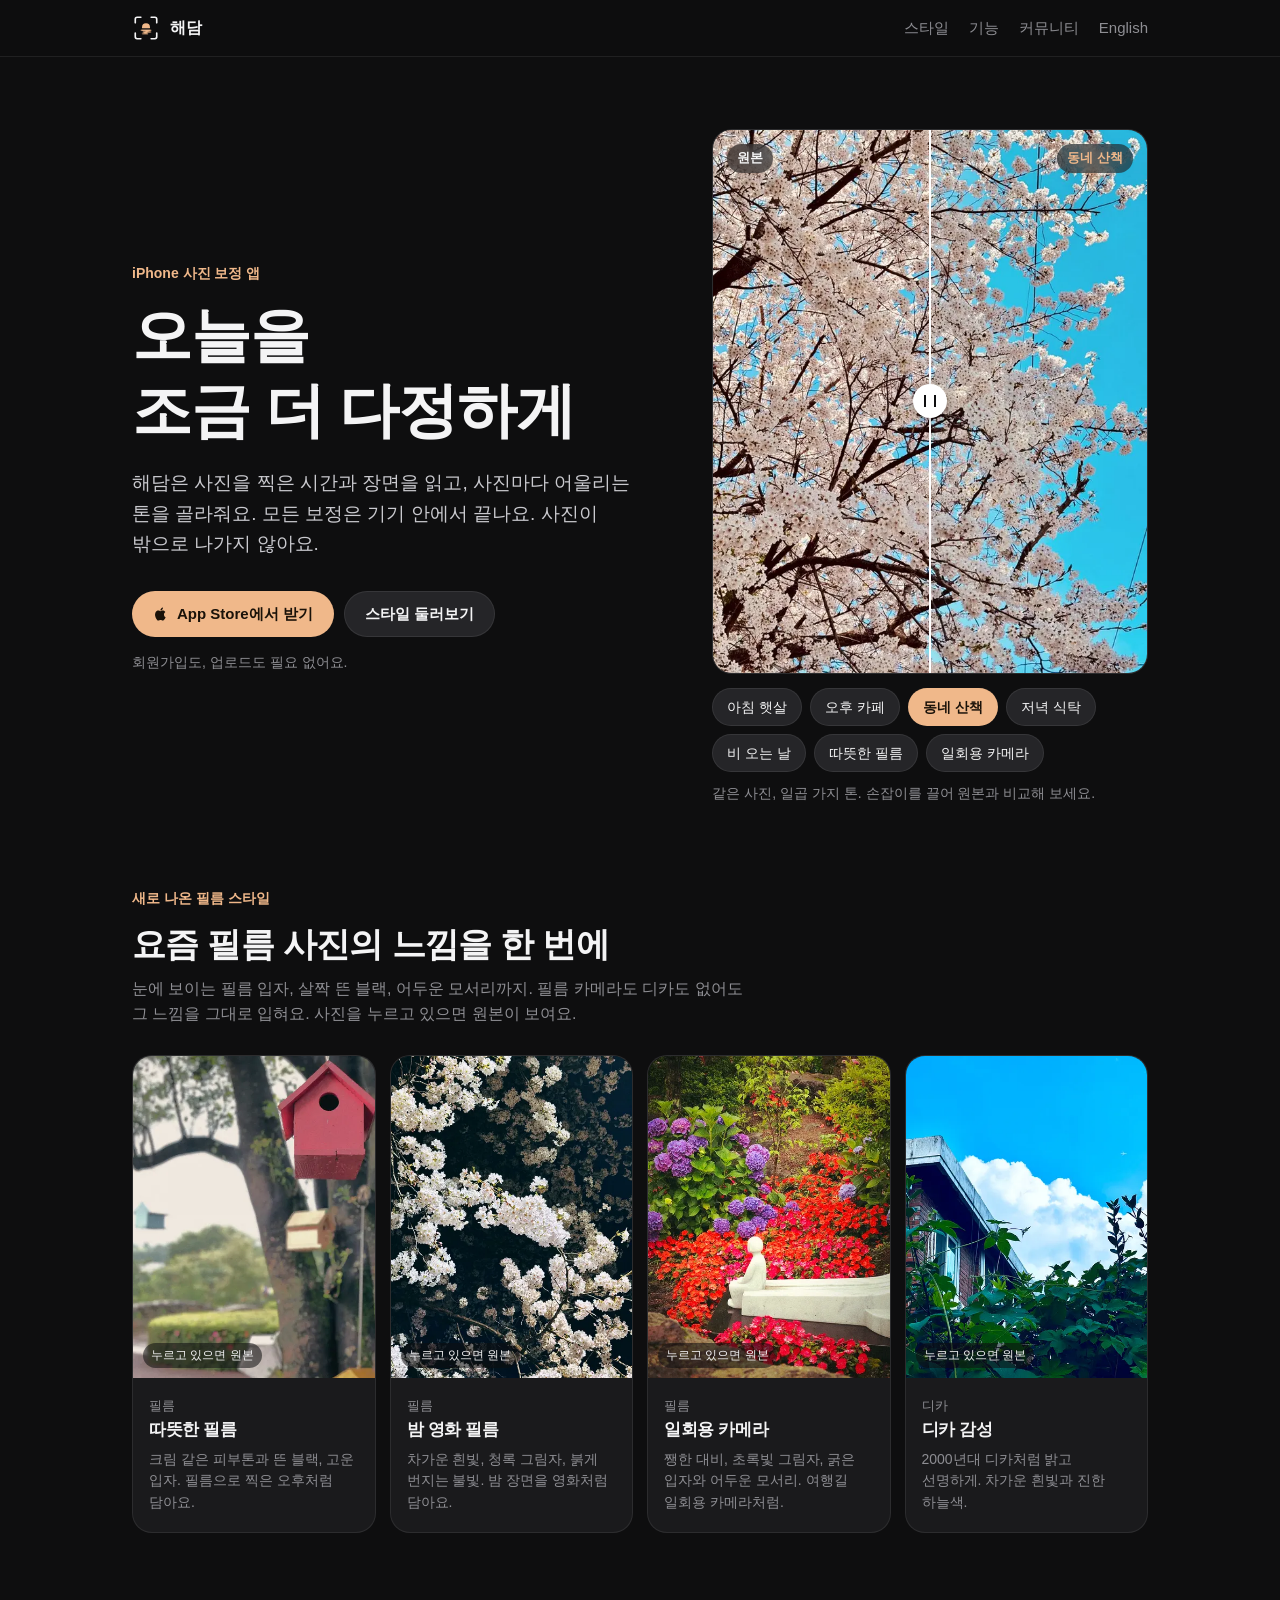
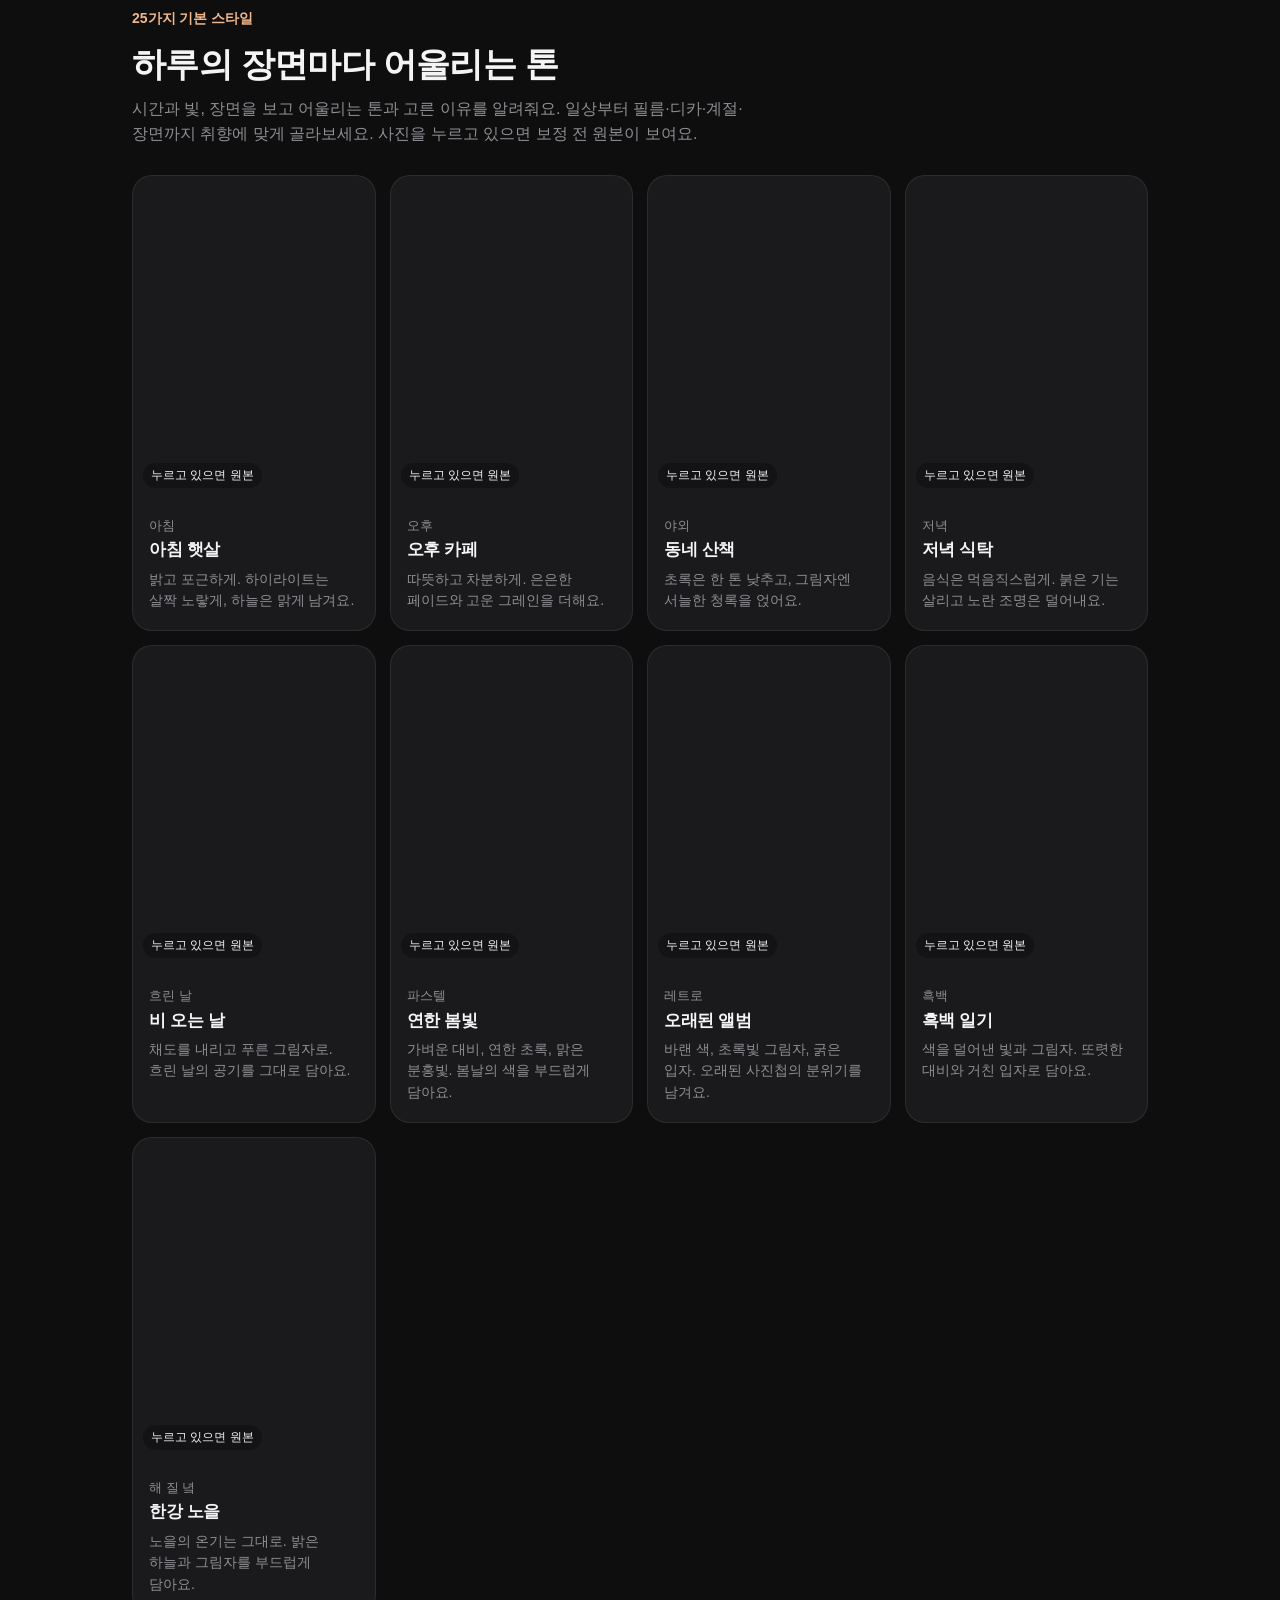
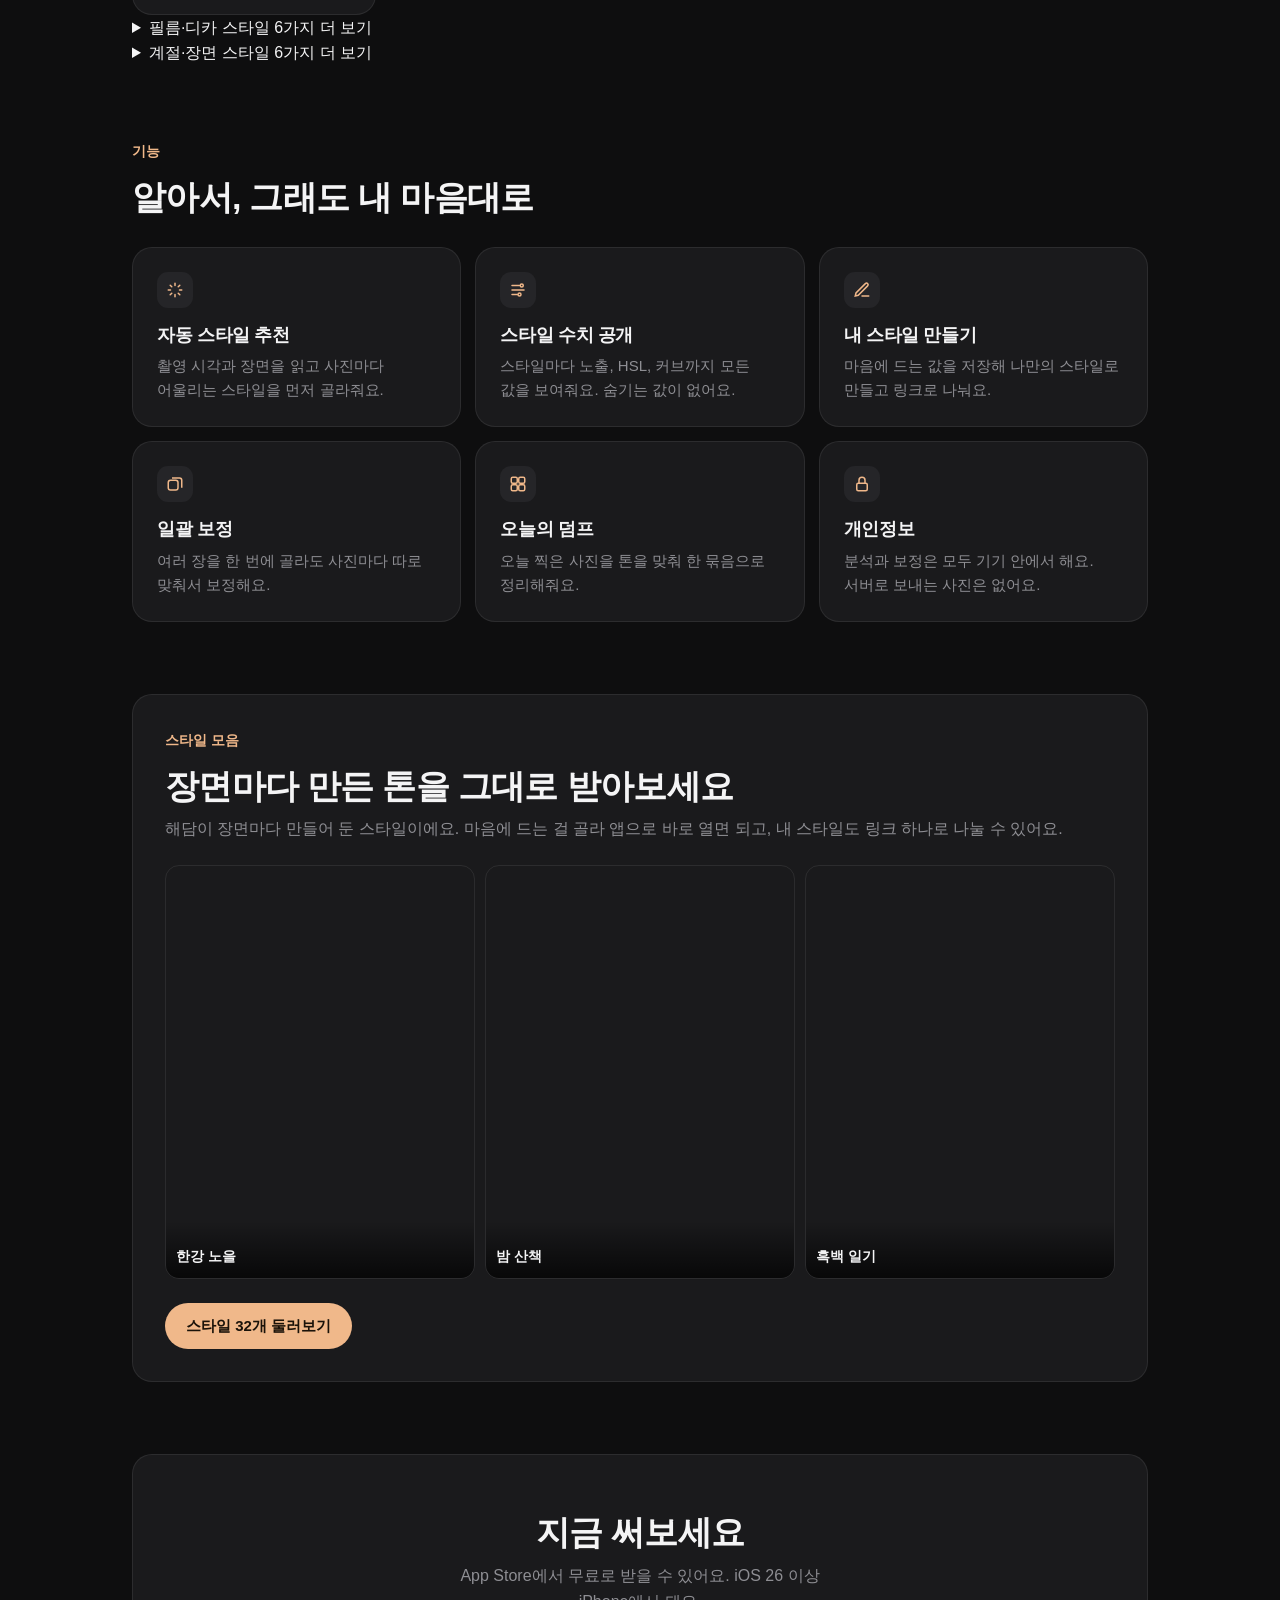
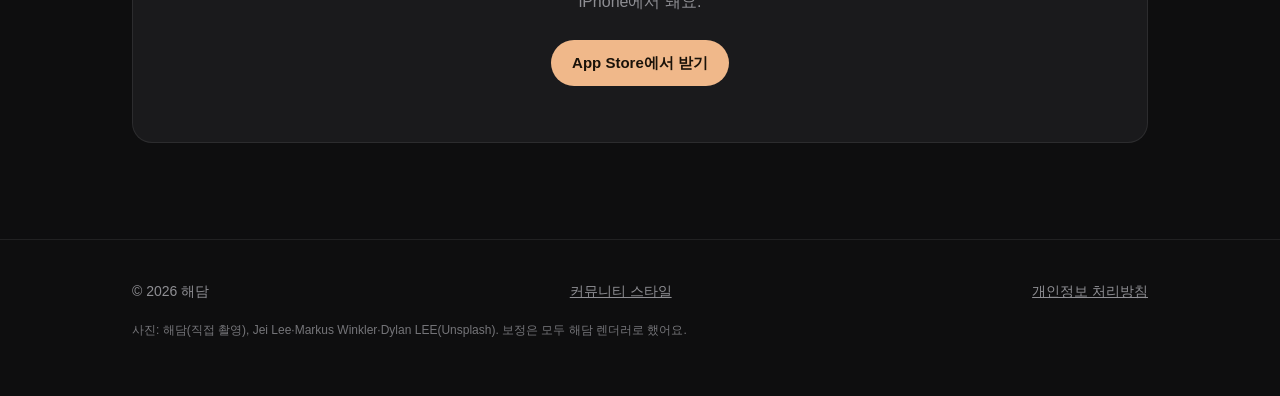
<file: index.html>
<!doctype html>
<html lang="ko">
<head>
<meta charset="utf-8">
<meta http-equiv="Content-Security-Policy" content="default-src 'self'; script-src 'self'; worker-src 'self'; connect-src 'self'; img-src 'self' data: blob:; style-src 'self'; font-src 'self'; object-src 'none'; base-uri 'none'; form-action 'none'">
<meta name="viewport" content="width=device-width, initial-scale=1, viewport-fit=cover">
<link rel="icon" type="image/png" href="assets/favicon.png">
<link rel="apple-touch-icon" href="assets/apple-touch-icon.png">
<link rel="canonical" href="https://haedam.jiun.dev/">
<link rel="alternate" hreflang="ko" href="https://haedam.jiun.dev/">
<link rel="alternate" hreflang="en" href="https://haedam.jiun.dev/en/">
<link rel="alternate" hreflang="x-default" href="https://haedam.jiun.dev/">
<meta name="naver-site-verification" content="8f39808af767ceb1144c812836a40d558a5d96a7">
<meta name="google-site-verification" content="FfsF-kqtNl0jX3XUKsZXaFRfrCRid8UudBbTWny1BkA">
<title>해담 — 오늘을 조금 더 다정하게</title>
<meta name="description" content="찍은 시간과 장면을 읽고 사진마다 맞는 톤을 골라주는 iPhone 사진 보정 앱. 모든 보정은 기기 안에서 해요.">
<meta name="apple-itunes-app" content="app-id=6823169776">
<meta name="theme-color" content="#0E0E0F">
<link rel="stylesheet" href="assets/style.css">
<meta property="og:type" content="website">
<meta property="og:site_name" content="해담">
<meta property="og:title" content="해담 — 오늘을 조금 더 다정하게">
<meta property="og:description" content="사진마다 어울리는 톤을 먼저 골라주는 iPhone 사진 보정 앱. 모든 보정은 기기 안에서 해요.">
<meta property="og:url" content="https://haedam.jiun.dev/">
<meta property="og:image" content="https://haedam.jiun.dev/assets/og-home.jpg">
<meta property="og:image:width" content="1200">
<meta property="og:image:height" content="630">
<meta property="og:locale" content="ko_KR">
<meta property="og:locale:alternate" content="en_US">
<meta name="twitter:card" content="summary_large_image">
<meta name="twitter:image" content="https://haedam.jiun.dev/assets/og-home.jpg">
</head>
<body>
<header class="site-header">
  <div class="wrap">
    <a class="brand" href="./"><svg class="brand-mark" aria-hidden="true" viewBox="0 0 120 120" xmlns="http://www.w3.org/2000/svg"><defs><clipPath id="hm"><rect x="20" y="18" width="80" height="43"/></clipPath></defs><path d="M14 38V22a8 8 0 0 1 8-8h16M82 14h16a8 8 0 0 1 8 8v16M106 82v16a8 8 0 0 1-8 8H82M38 106H22a8 8 0 0 1-8-8V82" fill="none" stroke="currentColor" stroke-width="7" stroke-linecap="round" stroke-linejoin="round"/><circle cx="60" cy="57" r="17" fill="var(--accent)" clip-path="url(#hm)"/><defs><mask id="hm-refl" maskUnits="userSpaceOnUse" x="0" y="0" width="120" height="120"><image href="assets/reflection-mask.png" x="0" y="0" width="120" height="120"/></mask></defs><rect width="120" height="120" fill="var(--accent)" mask="url(#hm-refl)"/></svg>해담</a>
    <nav class="nav" aria-label="주요 메뉴">
      <a href="#looks">스타일</a>
      <a href="#features">기능</a>
      <a href="community/">커뮤니티</a>
      <a class="lang" href="en/" hreflang="en" lang="en">English</a>
    </nav>
  </div>
</header>

<main>
  <section class="hero">
    <div class="wrap hero-grid">
      <div>
        <span class="eyebrow">iPhone 사진 보정 앱</span>
        <h1>오늘을<br>조금 더 다정하게</h1>
        <p class="lead">해담은 사진을 찍은 시간과 장면을 읽고, 사진마다 어울리는 톤을 골라줘요. 모든 보정은 기기 안에서 끝나요. 사진이 밖으로 나가지 않아요.</p>
        <div class="btn-row">
          <a class="btn btn-accent" href="https://apps.apple.com/kr/app/id6823169776">
            <svg width="16" height="16" viewBox="0 0 24 24" fill="currentColor" aria-hidden="true"><path d="M16.4 12.6c0-2.4 2-3.6 2.1-3.7-1.2-1.7-3-1.9-3.6-2-1.5-.2-3 .9-3.7.9-.8 0-2-.9-3.2-.9-1.7 0-3.2 1-4.1 2.4-1.8 3.1-.5 7.6 1.2 10.1.8 1.2 1.8 2.6 3.1 2.5 1.2 0 1.7-.8 3.2-.8s1.9.8 3.2.8c1.3 0 2.2-1.2 3-2.4.9-1.4 1.3-2.7 1.3-2.8 0 0-2.5-1-2.5-4.1zM14 5.3c.7-.8 1.1-1.9 1-3-1 0-2.1.7-2.8 1.5-.6.7-1.2 1.8-1 2.9 1.1.1 2.1-.6 2.8-1.4z"/></svg>
            App Store에서 받기
          </a>
          <a class="btn" href="#looks">스타일 둘러보기</a>
        </div>
        <p class="hero-note">회원가입도, 업로드도 필요 없어요.</p>
      </div>
      <figure class="compare" id="compare">
        <div class="compare-frame">
          <picture><source type="image/webp" srcset="assets/photos/hero-walk-640.webp 640w, assets/photos/hero-walk.webp 960w" sizes="(max-width: 760px) 320px, 480px"><img class="compare-after" id="compare-after" fetchpriority="high" decoding="async" src="assets/photos/hero-walk.jpg" alt="동네 산책 스타일을 입힌 벚꽃 사진" width="960" height="1200"></picture>
          <div class="compare-before" id="compare-before">
            <picture><source type="image/webp" srcset="assets/photos/hero-original-640.webp 640w, assets/photos/hero-original.webp 960w" sizes="(max-width: 760px) 320px, 480px"><img src="assets/photos/hero-original.jpg" alt="보정 전 원본" width="960" height="1200"></picture>
          </div>
          <span class="compare-label left">원본</span>
          <span class="compare-label right" id="compare-name">동네 산책</span>
          <input class="compare-range" id="compare-range" type="range" min="0" max="100" value="50" aria-label="원본과 보정본 경계 옮기기">
          <span class="compare-handle" id="compare-handle" aria-hidden="true"></span>
        </div>
        <figcaption>
          <div class="chips" role="group" aria-label="스타일 고르기">
            <button type="button" data-look="morning">아침 햇살</button>
            <button type="button" data-look="cafe">오후 카페</button>
            <button type="button" data-look="walk" aria-pressed="true">동네 산책</button>
            <button type="button" data-look="dinner">저녁 식탁</button>
            <button type="button" data-look="rainy">비 오는 날</button>
            <button type="button" data-look="film-warm">따뜻한 필름</button>
            <button type="button" data-look="disposable">일회용 카메라</button>
          </div>
          <p class="compare-note">같은 사진, 일곱 가지 톤. 손잡이를 끌어 원본과 비교해 보세요.</p>
        </figcaption>
      </figure>
    </div>
  </section>

  <section id="film">
    <div class="wrap">
      <div class="section-head">
        <span class="eyebrow">새로 나온 필름 스타일</span>
        <h2>요즘 필름 사진의 느낌을 한 번에</h2>
        <p>눈에 보이는 필름 입자, 살짝 뜬 블랙, 어두운 모서리까지. 필름 카메라도 디카도 없어도 그 느낌을 그대로 입혀요. 사진을 누르고 있으면 원본이 보여요.</p>
      </div>
      <div class="looks">
        <article class="card look">
          <div class="shot" tabindex="0" aria-label="따뜻한 필름 보정 전후, 누르고 있으면 원본"><picture><source type="image/webp" srcset="assets/photos/r/film-warm-480.webp 480w, assets/photos/r/film-warm.webp 720w" sizes="(max-width: 760px) 46vw, (max-width: 960px) 31vw, 260px"><img src="assets/photos/r/film-warm.jpg" alt="새들이 사는 나무 집, 따뜻한 필름 스타일" loading="lazy" decoding="async"></picture><picture><source type="image/webp" data-srcset="assets/photos/r/film-warm-before-480.webp 480w, assets/photos/r/film-warm-before.webp 720w" sizes="(max-width: 760px) 46vw, (max-width: 960px) 31vw, 260px"><img class="before" data-src="assets/photos/r/film-warm-before.jpg" alt="" decoding="async"></picture><span class="hint">누르고 있으면 원본</span></div>
          <div class="body"><span class="time">필름</span><h3>따뜻한 필름</h3><p>크림 같은 피부톤과 뜬 블랙, 고운 입자. 필름으로 찍은 오후처럼 담아요.</p></div>
        </article>
        <article class="card look">
          <div class="shot" tabindex="0" aria-label="밤 영화 필름 보정 전후, 누르고 있으면 원본"><picture><source type="image/webp" srcset="assets/photos/r/film-cine-480.webp 480w, assets/photos/r/film-cine.webp 720w" sizes="(max-width: 760px) 46vw, (max-width: 960px) 31vw, 260px"><img src="assets/photos/r/film-cine.jpg" alt="밤에 핀 벚꽃, 밤 영화 필름 스타일" loading="lazy" decoding="async"></picture><picture><source type="image/webp" data-srcset="assets/photos/r/film-cine-before-480.webp 480w, assets/photos/r/film-cine-before.webp 720w" sizes="(max-width: 760px) 46vw, (max-width: 960px) 31vw, 260px"><img class="before" data-src="assets/photos/r/film-cine-before.jpg" alt="" decoding="async"></picture><span class="hint">누르고 있으면 원본</span></div>
          <div class="body"><span class="time">필름</span><h3>밤 영화 필름</h3><p>차가운 흰빛, 청록 그림자, 붉게 번지는 불빛. 밤 장면을 영화처럼 담아요.</p></div>
        </article>
        <article class="card look">
          <div class="shot" tabindex="0" aria-label="일회용 카메라 보정 전후, 누르고 있으면 원본"><picture><source type="image/webp" srcset="assets/photos/r/disposable-480.webp 480w, assets/photos/r/disposable.webp 720w" sizes="(max-width: 760px) 46vw, (max-width: 960px) 31vw, 260px"><img src="assets/photos/r/disposable.jpg" alt="꽃이 가득한 정원, 일회용 카메라 스타일" loading="lazy" decoding="async"></picture><picture><source type="image/webp" data-srcset="assets/photos/r/disposable-before-480.webp 480w, assets/photos/r/disposable-before.webp 720w" sizes="(max-width: 760px) 46vw, (max-width: 960px) 31vw, 260px"><img class="before" data-src="assets/photos/r/disposable-before.jpg" alt="" decoding="async"></picture><span class="hint">누르고 있으면 원본</span></div>
          <div class="body"><span class="time">필름</span><h3>일회용 카메라</h3><p>쨍한 대비, 초록빛 그림자, 굵은 입자와 어두운 모서리. 여행길 일회용 카메라처럼.</p></div>
        </article>
        <article class="card look">
          <div class="shot" tabindex="0" aria-label="디카 감성 보정 전후, 누르고 있으면 원본"><picture><source type="image/webp" srcset="assets/photos/r/ccd-480.webp 480w, assets/photos/r/ccd.webp 720w" sizes="(max-width: 760px) 46vw, (max-width: 960px) 31vw, 260px"><img src="assets/photos/r/ccd.jpg" alt="구름 낀 하늘 아래 집, 디카 감성 스타일" loading="lazy" decoding="async"></picture><picture><source type="image/webp" data-srcset="assets/photos/r/ccd-before-480.webp 480w, assets/photos/r/ccd-before.webp 720w" sizes="(max-width: 760px) 46vw, (max-width: 960px) 31vw, 260px"><img class="before" data-src="assets/photos/r/ccd-before.jpg" alt="" decoding="async"></picture><span class="hint">누르고 있으면 원본</span></div>
          <div class="body"><span class="time">디카</span><h3>디카 감성</h3><p>2000년대 디카처럼 밝고 선명하게. 차가운 흰빛과 진한 하늘색.</p></div>
        </article>
      </div>
    </div>
  </section>

  <section id="looks">
    <div class="wrap">
      <div class="section-head">
        <span class="eyebrow">25가지 기본 스타일</span>
        <h2>하루의 장면마다 어울리는 톤</h2>
        <p>시간과 빛, 장면을 보고 어울리는 톤과 고른 이유를 알려줘요. 일상부터 필름·디카·계절·장면까지 취향에 맞게 골라보세요. 사진을 누르고 있으면 보정 전 원본이 보여요.</p>
      </div>
      <div class="looks">
        <article class="card look">
          <div class="shot" tabindex="0" aria-label="아침 햇살 보정 전후, 누르고 있으면 원본"><picture><source type="image/webp" srcset="assets/photos/morning-after-480.webp 480w, assets/photos/morning-after-720.webp 720w, assets/photos/morning-after.webp 825w" sizes="(max-width: 760px) 46vw, (max-width: 960px) 31vw, 260px"><img src="assets/photos/morning-after.jpg" alt="푸른 하늘과 벚꽃, 아침 햇살 스타일" loading="lazy" decoding="async"></picture><picture><source type="image/webp" data-srcset="assets/photos/morning-before-480.webp 480w, assets/photos/morning-before-720.webp 720w, assets/photos/morning-before.webp 825w" sizes="(max-width: 760px) 46vw, (max-width: 960px) 31vw, 260px"><img class="before" data-src="assets/photos/morning-before.jpg" alt="" decoding="async"></picture><span class="hint">누르고 있으면 원본</span></div>
          <div class="body">
            <span class="time">아침</span>
            <h3>아침 햇살</h3>
            <p>밝고 포근하게. 하이라이트는 살짝 노랗게, 하늘은 맑게 남겨요.</p>
          </div>
        </article>
        <article class="card look">
          <div class="shot" tabindex="0" aria-label="오후 카페 보정 전후, 누르고 있으면 원본"><picture><source type="image/webp" srcset="assets/photos/cafe-after-480.webp 480w, assets/photos/cafe-after-720.webp 720w, assets/photos/cafe-after.webp 880w" sizes="(max-width: 760px) 46vw, (max-width: 960px) 31vw, 260px"><img src="assets/photos/cafe-after.jpg" alt="햇빛 속 커피잔, 오후 카페 스타일" loading="lazy" decoding="async"></picture><picture><source type="image/webp" data-srcset="assets/photos/cafe-before-480.webp 480w, assets/photos/cafe-before-720.webp 720w, assets/photos/cafe-before.webp 880w" sizes="(max-width: 760px) 46vw, (max-width: 960px) 31vw, 260px"><img class="before" data-src="assets/photos/cafe-before.jpg" alt="" decoding="async"></picture><span class="hint">누르고 있으면 원본</span></div>
          <div class="body">
            <span class="time">오후</span>
            <h3>오후 카페</h3>
            <p>따뜻하고 차분하게. 은은한 페이드와 고운 그레인을 더해요.</p>
          </div>
        </article>
        <article class="card look">
          <div class="shot" tabindex="0" aria-label="동네 산책 보정 전후, 누르고 있으면 원본"><picture><source type="image/webp" srcset="assets/photos/walk-after-480.webp 480w, assets/photos/walk-after-720.webp 720w, assets/photos/walk-after.webp 825w" sizes="(max-width: 760px) 46vw, (max-width: 960px) 31vw, 260px"><img src="assets/photos/walk-after.jpg" alt="나무가 늘어선 숲길, 동네 산책 스타일" loading="lazy" decoding="async"></picture><picture><source type="image/webp" data-srcset="assets/photos/walk-before-480.webp 480w, assets/photos/walk-before-720.webp 720w, assets/photos/walk-before.webp 825w" sizes="(max-width: 760px) 46vw, (max-width: 960px) 31vw, 260px"><img class="before" data-src="assets/photos/walk-before.jpg" alt="" decoding="async"></picture><span class="hint">누르고 있으면 원본</span></div>
          <div class="body">
            <span class="time">야외</span>
            <h3>동네 산책</h3>
            <p>초록은 한 톤 낮추고, 그림자엔 서늘한 청록을 얹어요.</p>
          </div>
        </article>
        <article class="card look">
          <div class="shot" tabindex="0" aria-label="저녁 식탁 보정 전후, 누르고 있으면 원본"><picture><source type="image/webp" srcset="assets/photos/dinner-after-480.webp 480w, assets/photos/dinner-after-720.webp 720w, assets/photos/dinner-after.webp 733w" sizes="(max-width: 760px) 46vw, (max-width: 960px) 31vw, 260px"><img src="assets/photos/dinner-after.jpg" alt="찌개를 나눠 먹는 저녁 식탁, 저녁 식탁 스타일" loading="lazy" decoding="async"></picture><picture><source type="image/webp" data-srcset="assets/photos/dinner-before-480.webp 480w, assets/photos/dinner-before-720.webp 720w, assets/photos/dinner-before.webp 733w" sizes="(max-width: 760px) 46vw, (max-width: 960px) 31vw, 260px"><img class="before" data-src="assets/photos/dinner-before.jpg" alt="" decoding="async"></picture><span class="hint">누르고 있으면 원본</span></div>
          <div class="body">
            <span class="time">저녁</span>
            <h3>저녁 식탁</h3>
            <p>음식은 먹음직스럽게. 붉은 기는 살리고 노란 조명은 덜어내요.</p>
          </div>
        </article>
        <article class="card look">
          <div class="shot" tabindex="0" aria-label="비 오는 날 보정 전후, 누르고 있으면 원본"><picture><source type="image/webp" srcset="assets/photos/rainy-after-480.webp 480w, assets/photos/rainy-after-720.webp 720w, assets/photos/rainy-after.webp 825w" sizes="(max-width: 760px) 46vw, (max-width: 960px) 31vw, 260px"><img src="assets/photos/rainy-after.jpg" alt="우산과 수국이 있는 정원, 비 오는 날 스타일" loading="lazy" decoding="async"></picture><picture><source type="image/webp" data-srcset="assets/photos/rainy-before-480.webp 480w, assets/photos/rainy-before-720.webp 720w, assets/photos/rainy-before.webp 825w" sizes="(max-width: 760px) 46vw, (max-width: 960px) 31vw, 260px"><img class="before" data-src="assets/photos/rainy-before.jpg" alt="" decoding="async"></picture><span class="hint">누르고 있으면 원본</span></div>
          <div class="body">
            <span class="time">흐린 날</span>
            <h3>비 오는 날</h3>
            <p>채도를 내리고 푸른 그림자로. 흐린 날의 공기를 그대로 담아요.</p>
          </div>
        </article>
        <article class="card look">
          <div class="shot" tabindex="0" aria-label="연한 봄빛 보정 전후, 누르고 있으면 원본"><picture><source type="image/webp" srcset="assets/photos/r/soft-pastel-480.webp 480w, assets/photos/r/soft-pastel.webp 720w" sizes="(max-width: 760px) 46vw, (max-width: 960px) 31vw, 260px"><img src="assets/photos/r/soft-pastel.jpg" alt="봄날 벚꽃길, 연한 봄빛 스타일" loading="lazy" decoding="async"></picture><picture><source type="image/webp" data-srcset="assets/photos/r/soft-pastel-before-480.webp 480w, assets/photos/r/soft-pastel-before.webp 720w" sizes="(max-width: 760px) 46vw, (max-width: 960px) 31vw, 260px"><img class="before" data-src="assets/photos/r/soft-pastel-before.jpg" alt="" decoding="async"></picture><span class="hint">누르고 있으면 원본</span></div>
          <div class="body"><span class="time">파스텔</span><h3>연한 봄빛</h3><p>가벼운 대비, 연한 초록, 맑은 분홍빛. 봄날의 색을 부드럽게 담아요.</p></div>
        </article>
        <article class="card look">
          <div class="shot" tabindex="0" aria-label="오래된 앨범 보정 전후, 누르고 있으면 원본"><picture><source type="image/webp" srcset="assets/photos/r/old-album-480.webp 480w, assets/photos/r/old-album.webp 720w" sizes="(max-width: 760px) 46vw, (max-width: 960px) 31vw, 260px"><img src="assets/photos/r/old-album.jpg" alt="오래된 건물과 정원, 오래된 앨범 스타일" loading="lazy" decoding="async"></picture><picture><source type="image/webp" data-srcset="assets/photos/r/old-album-before-480.webp 480w, assets/photos/r/old-album-before.webp 720w" sizes="(max-width: 760px) 46vw, (max-width: 960px) 31vw, 260px"><img class="before" data-src="assets/photos/r/old-album-before.jpg" alt="" decoding="async"></picture><span class="hint">누르고 있으면 원본</span></div>
          <div class="body"><span class="time">레트로</span><h3>오래된 앨범</h3><p>바랜 색, 초록빛 그림자, 굵은 입자. 오래된 사진첩의 분위기를 남겨요.</p></div>
        </article>
        <article class="card look">
          <div class="shot" tabindex="0" aria-label="흑백 일기 보정 전후, 누르고 있으면 원본"><picture><source type="image/webp" srcset="assets/photos/r/bw-diary-480.webp 480w, assets/photos/r/bw-diary.webp 720w" sizes="(max-width: 760px) 46vw, (max-width: 960px) 31vw, 260px"><img src="assets/photos/r/bw-diary.jpg" alt="푸른 하늘을 배경으로 한 처마, 흑백 일기 스타일" loading="lazy" decoding="async"></picture><picture><source type="image/webp" data-srcset="assets/photos/r/bw-diary-before-480.webp 480w, assets/photos/r/bw-diary-before.webp 720w" sizes="(max-width: 760px) 46vw, (max-width: 960px) 31vw, 260px"><img class="before" data-src="assets/photos/r/bw-diary-before.jpg" alt="" decoding="async"></picture><span class="hint">누르고 있으면 원본</span></div>
          <div class="body"><span class="time">흑백</span><h3>흑백 일기</h3><p>색을 덜어낸 빛과 그림자. 또렷한 대비와 거친 입자로 담아요.</p></div>
        </article>
        <article class="card look">
          <div class="shot" tabindex="0" aria-label="한강 노을 보정 전후, 누르고 있으면 원본"><picture><source type="image/webp" srcset="assets/photos/r/river-sunset-480.webp 480w, assets/photos/r/river-sunset.webp 720w" sizes="(max-width: 760px) 46vw, (max-width: 960px) 31vw, 260px"><img src="assets/photos/r/river-sunset.jpg" alt="해 질 녘 강변, 한강 노을 스타일" loading="lazy" decoding="async"></picture><picture><source type="image/webp" data-srcset="assets/photos/r/river-sunset-before-480.webp 480w, assets/photos/r/river-sunset-before.webp 720w" sizes="(max-width: 760px) 46vw, (max-width: 960px) 31vw, 260px"><img class="before" data-src="assets/photos/r/river-sunset-before.jpg" alt="" decoding="async"></picture><span class="hint">누르고 있으면 원본</span></div>
          <div class="body"><span class="time">해 질 녘</span><h3>한강 노을</h3><p>노을의 온기는 그대로. 밝은 하늘과 그림자를 부드럽게 담아요.</p></div>
        </article>
      </div>

      <details>
        <summary>필름·디카 스타일 6가지 더 보기</summary>
        <div class="looks">
        <article class="card look">
          <div class="shot" tabindex="0" aria-label="은은한 필름 400 보정 전후, 누르고 있으면 원본"><picture><source type="image/webp" srcset="assets/photos/r/film-400-480.webp 480w, assets/photos/r/film-400.webp 720w" sizes="(max-width: 760px) 46vw, (max-width: 960px) 31vw, 260px"><img src="assets/photos/r/film-400.jpg" alt="직접 촬영한 사진에 은은한 필름 400 스타일 적용" loading="lazy" decoding="async"></picture><picture><source type="image/webp" data-srcset="assets/photos/r/film-400-before-480.webp 480w, assets/photos/r/film-400-before.webp 720w" sizes="(max-width: 760px) 46vw, (max-width: 960px) 31vw, 260px"><img class="before" data-src="assets/photos/r/film-400-before.jpg" alt="" decoding="async"></picture><span class="hint">누르고 있으면 원본</span></div>
          <div class="body"><span class="time">필름</span><h3>은은한 필름 400</h3><p>부드러운 피부색과 작은 입자, 밝은 곳은 차분하게</p></div>
        </article>
        <article class="card look">
          <div class="shot" tabindex="0" aria-label="쨍한 슬라이드 보정 전후, 누르고 있으면 원본"><picture><source type="image/webp" srcset="assets/photos/r/slide-film-480.webp 480w, assets/photos/r/slide-film.webp 720w" sizes="(max-width: 760px) 46vw, (max-width: 960px) 31vw, 260px"><img src="assets/photos/r/slide-film.jpg" alt="직접 촬영한 사진에 쨍한 슬라이드 스타일 적용" loading="lazy" decoding="async"></picture><picture><source type="image/webp" data-srcset="assets/photos/r/slide-film-before-480.webp 480w, assets/photos/r/slide-film-before.webp 720w" sizes="(max-width: 760px) 46vw, (max-width: 960px) 31vw, 260px"><img class="before" data-src="assets/photos/r/slide-film-before.jpg" alt="" decoding="async"></picture><span class="hint">누르고 있으면 원본</span></div>
          <div class="body"><span class="time">필름</span><h3>쨍한 슬라이드</h3><p>깊은 검정과 선명한 원색, 맑은 풍경의 대비</p></div>
        </article>
        <article class="card look">
          <div class="shot" tabindex="0" aria-label="거친 흑백 필름 보정 전후, 누르고 있으면 원본"><picture><source type="image/webp" srcset="assets/photos/r/bw-grain-480.webp 480w, assets/photos/r/bw-grain.webp 720w" sizes="(max-width: 760px) 46vw, (max-width: 960px) 31vw, 260px"><img src="assets/photos/r/bw-grain.jpg" alt="직접 촬영한 사진에 거친 흑백 필름 스타일 적용" loading="lazy" decoding="async"></picture><picture><source type="image/webp" data-srcset="assets/photos/r/bw-grain-before-480.webp 480w, assets/photos/r/bw-grain-before.webp 720w" sizes="(max-width: 760px) 46vw, (max-width: 960px) 31vw, 260px"><img class="before" data-src="assets/photos/r/bw-grain-before.jpg" alt="" decoding="async"></picture><span class="hint">누르고 있으면 원본</span></div>
          <div class="body"><span class="time">필름</span><h3>거친 흑백 필름</h3><p>깊게 눌린 그림자와 굵은 입자로 빛을 남겨요</p></div>
        </article>
        <article class="card look">
          <div class="shot" tabindex="0" aria-label="바랜 컬러 필름 보정 전후, 누르고 있으면 원본"><picture><source type="image/webp" srcset="assets/photos/r/faded-color-480.webp 480w, assets/photos/r/faded-color.webp 720w" sizes="(max-width: 760px) 46vw, (max-width: 960px) 31vw, 260px"><img src="assets/photos/r/faded-color.jpg" alt="직접 촬영한 사진에 바랜 컬러 필름 스타일 적용" loading="lazy" decoding="async"></picture><picture><source type="image/webp" data-srcset="assets/photos/r/faded-color-before-480.webp 480w, assets/photos/r/faded-color-before.webp 720w" sizes="(max-width: 760px) 46vw, (max-width: 960px) 31vw, 260px"><img class="before" data-src="assets/photos/r/faded-color-before.jpg" alt="" decoding="async"></picture><span class="hint">누르고 있으면 원본</span></div>
          <div class="body"><span class="time">필름</span><h3>바랜 컬러 필름</h3><p>청록으로 바랜 색과 분홍빛 밝은 부분, 낮은 대비</p></div>
        </article>
        <article class="card look">
          <div class="shot" tabindex="0" aria-label="플래시 디카 보정 전후, 누르고 있으면 원본"><picture><source type="image/webp" srcset="assets/photos/r/ccd-flash-480.webp 480w, assets/photos/r/ccd-flash.webp 720w" sizes="(max-width: 760px) 46vw, (max-width: 960px) 31vw, 260px"><img src="assets/photos/r/ccd-flash.jpg" alt="직접 촬영한 사진에 플래시 디카 스타일 적용" loading="lazy" decoding="async"></picture><picture><source type="image/webp" data-srcset="assets/photos/r/ccd-flash-before-480.webp 480w, assets/photos/r/ccd-flash-before.webp 720w" sizes="(max-width: 760px) 46vw, (max-width: 960px) 31vw, 260px"><img class="before" data-src="assets/photos/r/ccd-flash-before.jpg" alt="" decoding="async"></picture><span class="hint">누르고 있으면 원본</span></div>
          <div class="body"><span class="time">디카</span><h3>플래시 디카</h3><p>환한 밝은 부분과 깊은 그림자, 또렷한 디카 색</p></div>
        </article>
        <article class="card look">
          <div class="shot" tabindex="0" aria-label="즉석 사진 보정 전후, 누르고 있으면 원본"><picture><source type="image/webp" srcset="assets/photos/r/instant-print-480.webp 480w, assets/photos/r/instant-print.webp 720w" sizes="(max-width: 760px) 46vw, (max-width: 960px) 31vw, 260px"><img src="assets/photos/r/instant-print.jpg" alt="직접 촬영한 사진에 즉석 사진 스타일 적용" loading="lazy" decoding="async"></picture><picture><source type="image/webp" data-srcset="assets/photos/r/instant-print-before-480.webp 480w, assets/photos/r/instant-print-before.webp 720w" sizes="(max-width: 760px) 46vw, (max-width: 960px) 31vw, 260px"><img class="before" data-src="assets/photos/r/instant-print-before.jpg" alt="" decoding="async"></picture><span class="hint">누르고 있으면 원본</span></div>
          <div class="body"><span class="time">디카</span><h3>즉석 사진</h3><p>크림색 빛과 자줏빛 그림자, 부드럽게 바랜 즉석 사진</p></div>
        </article>
        </div>
      </details>

      <details>
        <summary>계절·장면 스타일 6가지 더 보기</summary>
        <div class="looks">
        <article class="card look">
          <div class="shot" tabindex="0" aria-label="초여름 그린 보정 전후, 누르고 있으면 원본"><picture><source type="image/webp" srcset="assets/photos/r/summer-green-480.webp 480w, assets/photos/r/summer-green.webp 720w" sizes="(max-width: 760px) 46vw, (max-width: 960px) 31vw, 260px"><img src="assets/photos/r/summer-green.jpg" alt="직접 촬영한 사진에 초여름 그린 스타일 적용" loading="lazy" decoding="async"></picture><picture><source type="image/webp" data-srcset="assets/photos/r/summer-green-before-480.webp 480w, assets/photos/r/summer-green-before.webp 720w" sizes="(max-width: 760px) 46vw, (max-width: 960px) 31vw, 260px"><img class="before" data-src="assets/photos/r/summer-green-before.jpg" alt="" decoding="async"></picture><span class="hint">누르고 있으면 원본</span></div>
          <div class="body"><span class="time">계절</span><h3>초여름 그린</h3><p>노란 기를 덜어낸 싱그러운 초록과 시원한 그림자</p></div>
        </article>
        <article class="card look">
          <div class="shot" tabindex="0" aria-label="가을 단풍 보정 전후, 누르고 있으면 원본"><picture><source type="image/webp" srcset="assets/photos/r/autumn-leaves-480.webp 480w, assets/photos/r/autumn-leaves.webp 720w" sizes="(max-width: 760px) 46vw, (max-width: 960px) 31vw, 260px"><img src="assets/photos/r/autumn-leaves.jpg" alt="직접 촬영한 사진에 가을 단풍 스타일 적용" loading="lazy" decoding="async"></picture><picture><source type="image/webp" data-srcset="assets/photos/r/autumn-leaves-before-480.webp 480w, assets/photos/r/autumn-leaves-before.webp 720w" sizes="(max-width: 760px) 46vw, (max-width: 960px) 31vw, 260px"><img class="before" data-src="assets/photos/r/autumn-leaves-before.jpg" alt="" decoding="async"></picture><span class="hint">누르고 있으면 원본</span></div>
          <div class="body"><span class="time">계절</span><h3>가을 단풍</h3><p>붉은 잎과 금빛 노랑을 깊게, 선명한 가을빛</p></div>
        </article>
        <article class="card look">
          <div class="shot" tabindex="0" aria-label="겨울 아침 보정 전후, 누르고 있으면 원본"><picture><source type="image/webp" srcset="assets/photos/r/winter-blue-480.webp 480w, assets/photos/r/winter-blue.webp 720w" sizes="(max-width: 760px) 46vw, (max-width: 960px) 31vw, 260px"><img src="assets/photos/r/winter-blue.jpg" alt="직접 촬영한 사진에 겨울 아침 스타일 적용" loading="lazy" decoding="async"></picture><picture><source type="image/webp" data-srcset="assets/photos/r/winter-blue-before-480.webp 480w, assets/photos/r/winter-blue-before.webp 720w" sizes="(max-width: 760px) 46vw, (max-width: 960px) 31vw, 260px"><img class="before" data-src="assets/photos/r/winter-blue-before.jpg" alt="" decoding="async"></picture><span class="hint">누르고 있으면 원본</span></div>
          <div class="body"><span class="time">계절</span><h3>겨울 아침</h3><p>맑고 차가운 흰빛, 은은한 파란 그림자의 겨울</p></div>
        </article>
        <article class="card look">
          <div class="shot" tabindex="0" aria-label="네온 밤거리 보정 전후, 누르고 있으면 원본"><picture><source type="image/webp" srcset="assets/photos/r/neon-night-480.webp 480w, assets/photos/r/neon-night.webp 720w" sizes="(max-width: 760px) 46vw, (max-width: 960px) 31vw, 260px"><img src="assets/photos/r/neon-night.jpg" alt="직접 촬영한 사진에 네온 밤거리 스타일 적용" loading="lazy" decoding="async"></picture><picture><source type="image/webp" data-srcset="assets/photos/r/neon-night-before-480.webp 480w, assets/photos/r/neon-night-before.webp 720w" sizes="(max-width: 760px) 46vw, (max-width: 960px) 31vw, 260px"><img class="before" data-src="assets/photos/r/neon-night-before.jpg" alt="" decoding="async"></picture><span class="hint">누르고 있으면 원본</span></div>
          <div class="body"><span class="time">장면</span><h3>네온 밤거리</h3><p>파란 그림자와 분홍빛 불빛, 진한 밤의 색</p></div>
        </article>
        <article class="card look">
          <div class="shot" tabindex="0" aria-label="청량한 바다 보정 전후, 누르고 있으면 원본"><picture><source type="image/webp" srcset="assets/photos/r/clear-sea-480.webp 480w, assets/photos/r/clear-sea.webp 720w" sizes="(max-width: 760px) 46vw, (max-width: 960px) 31vw, 260px"><img src="assets/photos/r/clear-sea.jpg" alt="직접 촬영한 사진에 청량한 바다 스타일 적용" loading="lazy" decoding="async"></picture><picture><source type="image/webp" data-srcset="assets/photos/r/clear-sea-before-480.webp 480w, assets/photos/r/clear-sea-before.webp 720w" sizes="(max-width: 760px) 46vw, (max-width: 960px) 31vw, 260px"><img class="before" data-src="assets/photos/r/clear-sea-before.jpg" alt="" decoding="async"></picture><span class="hint">누르고 있으면 원본</span></div>
          <div class="body"><span class="time">장면</span><h3>청량한 바다</h3><p>밝은 물빛과 깨끗한 하늘색, 시원하고 선명하게</p></div>
        </article>
        <article class="card look">
          <div class="shot" tabindex="0" aria-label="화사한 인물 보정 전후, 누르고 있으면 원본"><picture><source type="image/webp" srcset="assets/photos/r/soft-portrait-480.webp 480w, assets/photos/r/soft-portrait.webp 720w" sizes="(max-width: 760px) 46vw, (max-width: 960px) 31vw, 260px"><img src="assets/photos/r/soft-portrait.jpg" alt="직접 촬영한 사진에 화사한 인물 스타일 적용" loading="lazy" decoding="async"></picture><picture><source type="image/webp" data-srcset="assets/photos/r/soft-portrait-before-480.webp 480w, assets/photos/r/soft-portrait-before.webp 720w" sizes="(max-width: 760px) 46vw, (max-width: 960px) 31vw, 260px"><img class="before" data-src="assets/photos/r/soft-portrait-before.jpg" alt="" decoding="async"></picture><span class="hint">누르고 있으면 원본</span></div>
          <div class="body"><span class="time">장면</span><h3>화사한 인물</h3><p>피부색은 부드럽고 밝게, 붉은 기와 강한 대비는 차분하게</p></div>
        </article>
        </div>
      </details>
    </div>
  </section>

  <section id="features">
    <div class="wrap">
      <div class="section-head">
        <span class="eyebrow">기능</span>
        <h2>알아서, 그래도 내 마음대로</h2>
      </div>
      <div class="features">
        <div class="card feature">
          <div class="icon" aria-hidden="true"><svg width="18" height="18" viewBox="0 0 24 24" fill="none" stroke="currentColor" stroke-width="2" stroke-linecap="round"><path d="M12 3v3M12 18v3M3 12h3M18 12h3M5.6 5.6l2.1 2.1M16.3 16.3l2.1 2.1M5.6 18.4l2.1-2.1M16.3 7.7l2.1-2.1"/></svg></div>
          <h3>자동 스타일 추천</h3>
          <p>촬영 시각과 장면을 읽고 사진마다 어울리는 스타일을 먼저 골라줘요.</p>
        </div>
        <div class="card feature">
          <div class="icon" aria-hidden="true"><svg width="18" height="18" viewBox="0 0 24 24" fill="none" stroke="currentColor" stroke-width="2" stroke-linecap="round"><path d="M4 6h10M4 12h16M4 18h7"/><circle cx="17" cy="6" r="2"/><circle cx="14" cy="18" r="2"/></svg></div>
          <h3>스타일 수치 공개</h3>
          <p>스타일마다 노출, HSL, 커브까지 모든 값을 보여줘요. 숨기는 값이 없어요.</p>
        </div>
        <div class="card feature">
          <div class="icon" aria-hidden="true"><svg width="18" height="18" viewBox="0 0 24 24" fill="none" stroke="currentColor" stroke-width="2" stroke-linecap="round"><path d="M12 20h9"/><path d="M16.5 3.5a2.1 2.1 0 0 1 3 3L7 19l-4 1 1-4z"/></svg></div>
          <h3>내 스타일 만들기</h3>
          <p>마음에 드는 값을 저장해 나만의 스타일로 만들고 링크로 나눠요.</p>
        </div>
        <div class="card feature">
          <div class="icon" aria-hidden="true"><svg width="18" height="18" viewBox="0 0 24 24" fill="none" stroke="currentColor" stroke-width="2" stroke-linejoin="round"><rect x="3" y="7" width="13" height="13" rx="3"/><path d="M8 4h10a3 3 0 0 1 3 3v10"/></svg></div>
          <h3>일괄 보정</h3>
          <p>여러 장을 한 번에 골라도 사진마다 따로 맞춰서 보정해요.</p>
        </div>
        <div class="card feature">
          <div class="icon" aria-hidden="true"><svg width="18" height="18" viewBox="0 0 24 24" fill="none" stroke="currentColor" stroke-width="2" stroke-linejoin="round"><rect x="3" y="3" width="8" height="8" rx="2"/><rect x="13" y="3" width="8" height="8" rx="2"/><rect x="3" y="13" width="8" height="8" rx="2"/><rect x="13" y="13" width="8" height="8" rx="2"/></svg></div>
          <h3>오늘의 덤프</h3>
          <p>오늘 찍은 사진을 톤을 맞춰 한 묶음으로 정리해줘요.</p>
        </div>
        <div class="card feature">
          <div class="icon" aria-hidden="true"><svg width="18" height="18" viewBox="0 0 24 24" fill="none" stroke="currentColor" stroke-width="2" stroke-linejoin="round"><rect x="5" y="11" width="14" height="10" rx="2"/><path d="M8 11V7a4 4 0 0 1 8 0v4"/></svg></div>
          <h3>개인정보</h3>
          <p>분석과 보정은 모두 기기 안에서 해요. 서버로 보내는 사진은 없어요.</p>
        </div>
      </div>
    </div>
  </section>

  <section>
    <div class="wrap">
      <div class="card teaser">
        <div>
          <span class="eyebrow">스타일 모음</span>
          <h2>장면마다 만든 톤을 그대로 받아보세요</h2>
          <p>해담이 장면마다 만들어 둔 스타일이에요. 마음에 드는 걸 골라 앱으로 바로 열면 되고, 내 스타일도 링크 하나로 나눌 수 있어요.</p>
        </div>
        <div class="teaser-shots">
          <a href="community/" class="tshot"><picture><source type="image/webp" srcset="assets/photos/river-sunset-after-480.webp 480w, assets/photos/river-sunset-after-720.webp 720w, assets/photos/river-sunset-after.webp 733w" sizes="(max-width: 760px) 46vw, (max-width: 960px) 31vw, 260px"><img src="assets/photos/river-sunset-after.jpg" alt="한강 다리 위 노을, 한강 노을 스타일" loading="lazy" decoding="async"></picture><span>한강 노을</span></a>
          <a href="community/" class="tshot"><picture><source type="image/webp" srcset="assets/photos/night-walk-after-480.webp 480w, assets/photos/night-walk-after-720.webp 720w, assets/photos/night-walk-after.webp 825w" sizes="(max-width: 760px) 46vw, (max-width: 960px) 31vw, 260px"><img src="assets/photos/night-walk-after.jpg" alt="비 오는 밤 서울 거리, 밤 산책 스타일" loading="lazy" decoding="async"></picture><span>밤 산책</span></a>
          <a href="community/" class="tshot"><picture><source type="image/webp" srcset="assets/photos/bw-diary-after-480.webp 480w, assets/photos/bw-diary-after-720.webp 720w, assets/photos/bw-diary-after.webp 825w" sizes="(max-width: 760px) 46vw, (max-width: 960px) 31vw, 260px"><img src="assets/photos/bw-diary-after.jpg" alt="반찬이 놓인 식탁, 흑백 일기 스타일" loading="lazy" decoding="async"></picture><span>흑백 일기</span></a>
        </div>
        <div><a class="btn btn-accent" href="community/">스타일 32개 둘러보기</a></div>
      </div>
    </div>
  </section>

  <section>
    <div class="wrap">
      <div class="card cta">
        <h2>지금 써보세요</h2>
        <p>App Store에서 무료로 받을 수 있어요. iOS 26 이상 iPhone에서 돼요.</p>
        <div class="btn-row">
          <a class="btn btn-accent" href="https://apps.apple.com/kr/app/id6823169776">App Store에서 받기</a>
        </div>
      </div>
    </div>
  </section>
</main>

<footer class="site-footer">
  <div class="wrap">
    <span>© 2026 해담</span>
    <a href="community/">커뮤니티 스타일</a>
    <a href="privacy/">개인정보 처리방침</a>
  </div>
  <p class="wrap credits">사진: 해담(직접 촬영), Jei Lee·Markus Winkler·Dylan LEE(Unsplash). 보정은 모두 해담 렌더러로 했어요.</p>
</footer>
<script src="assets/landing.js"></script>
</body>
</html>
</file>
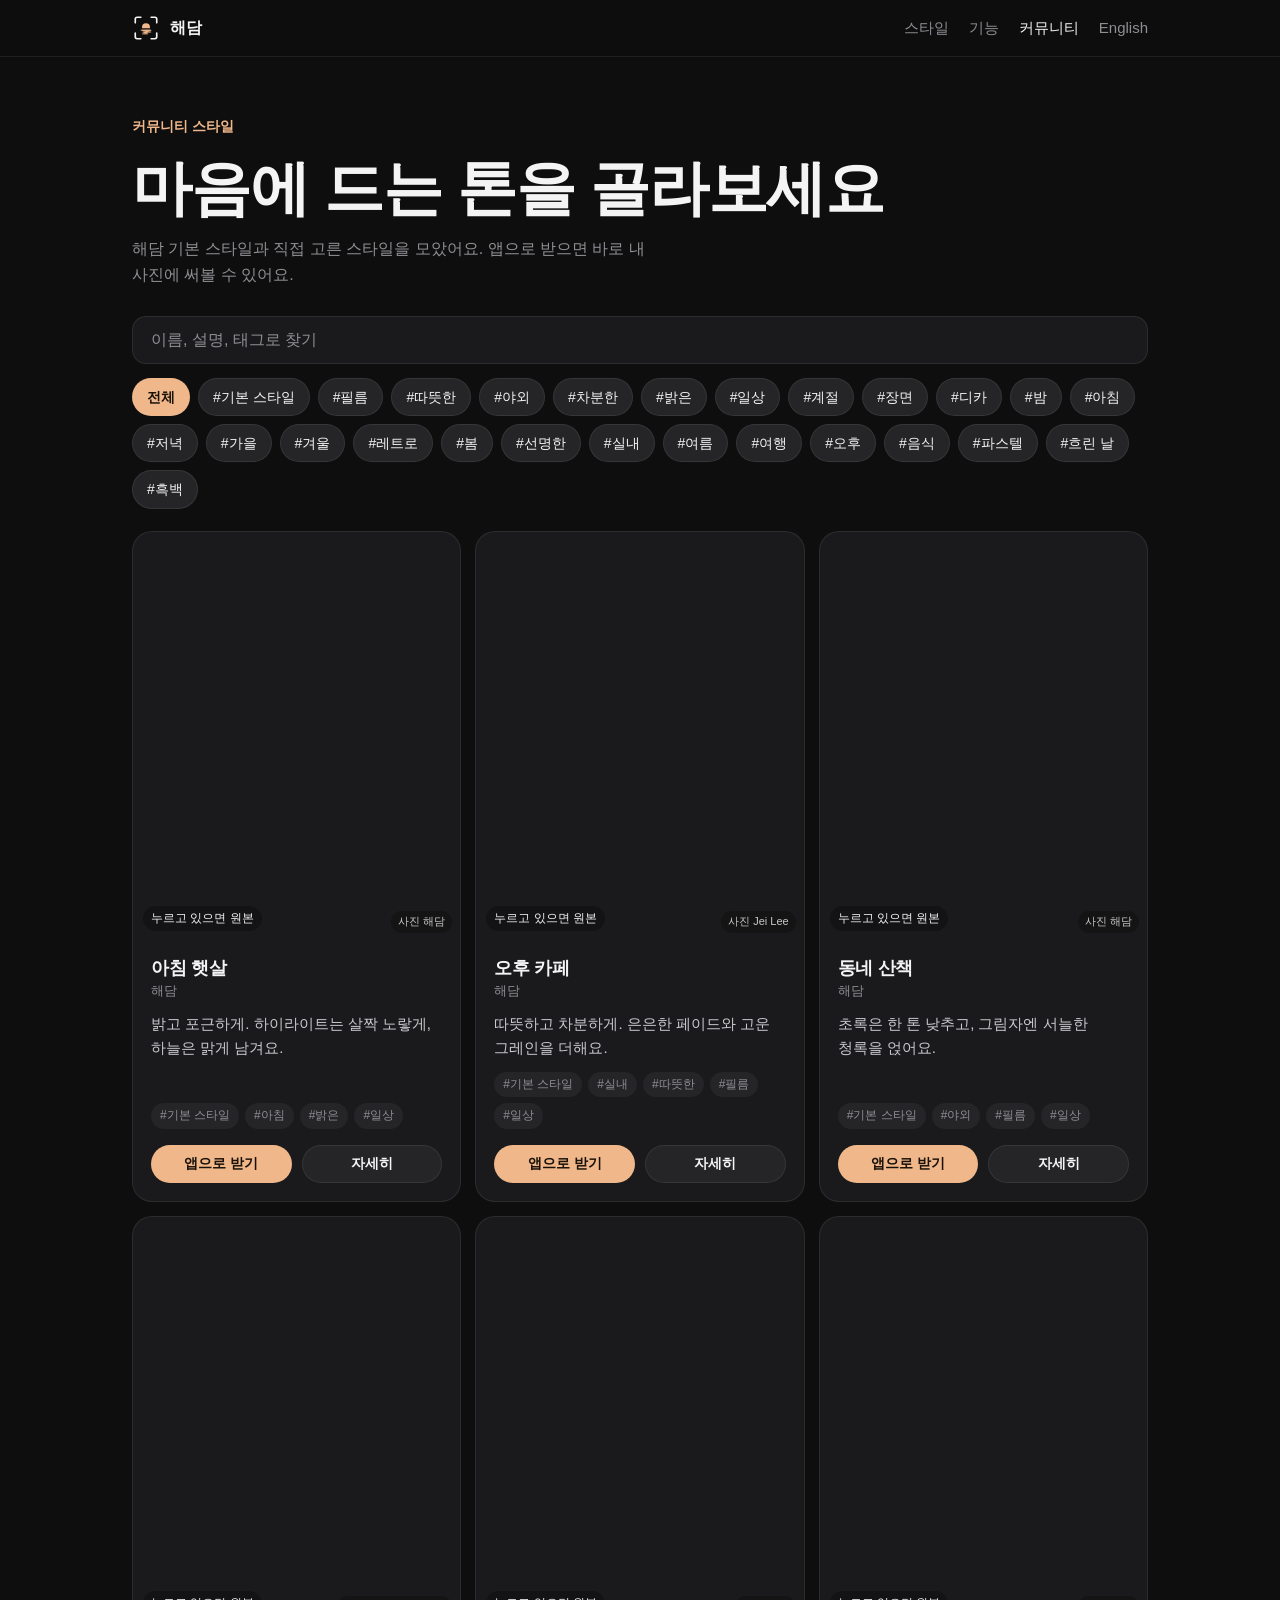
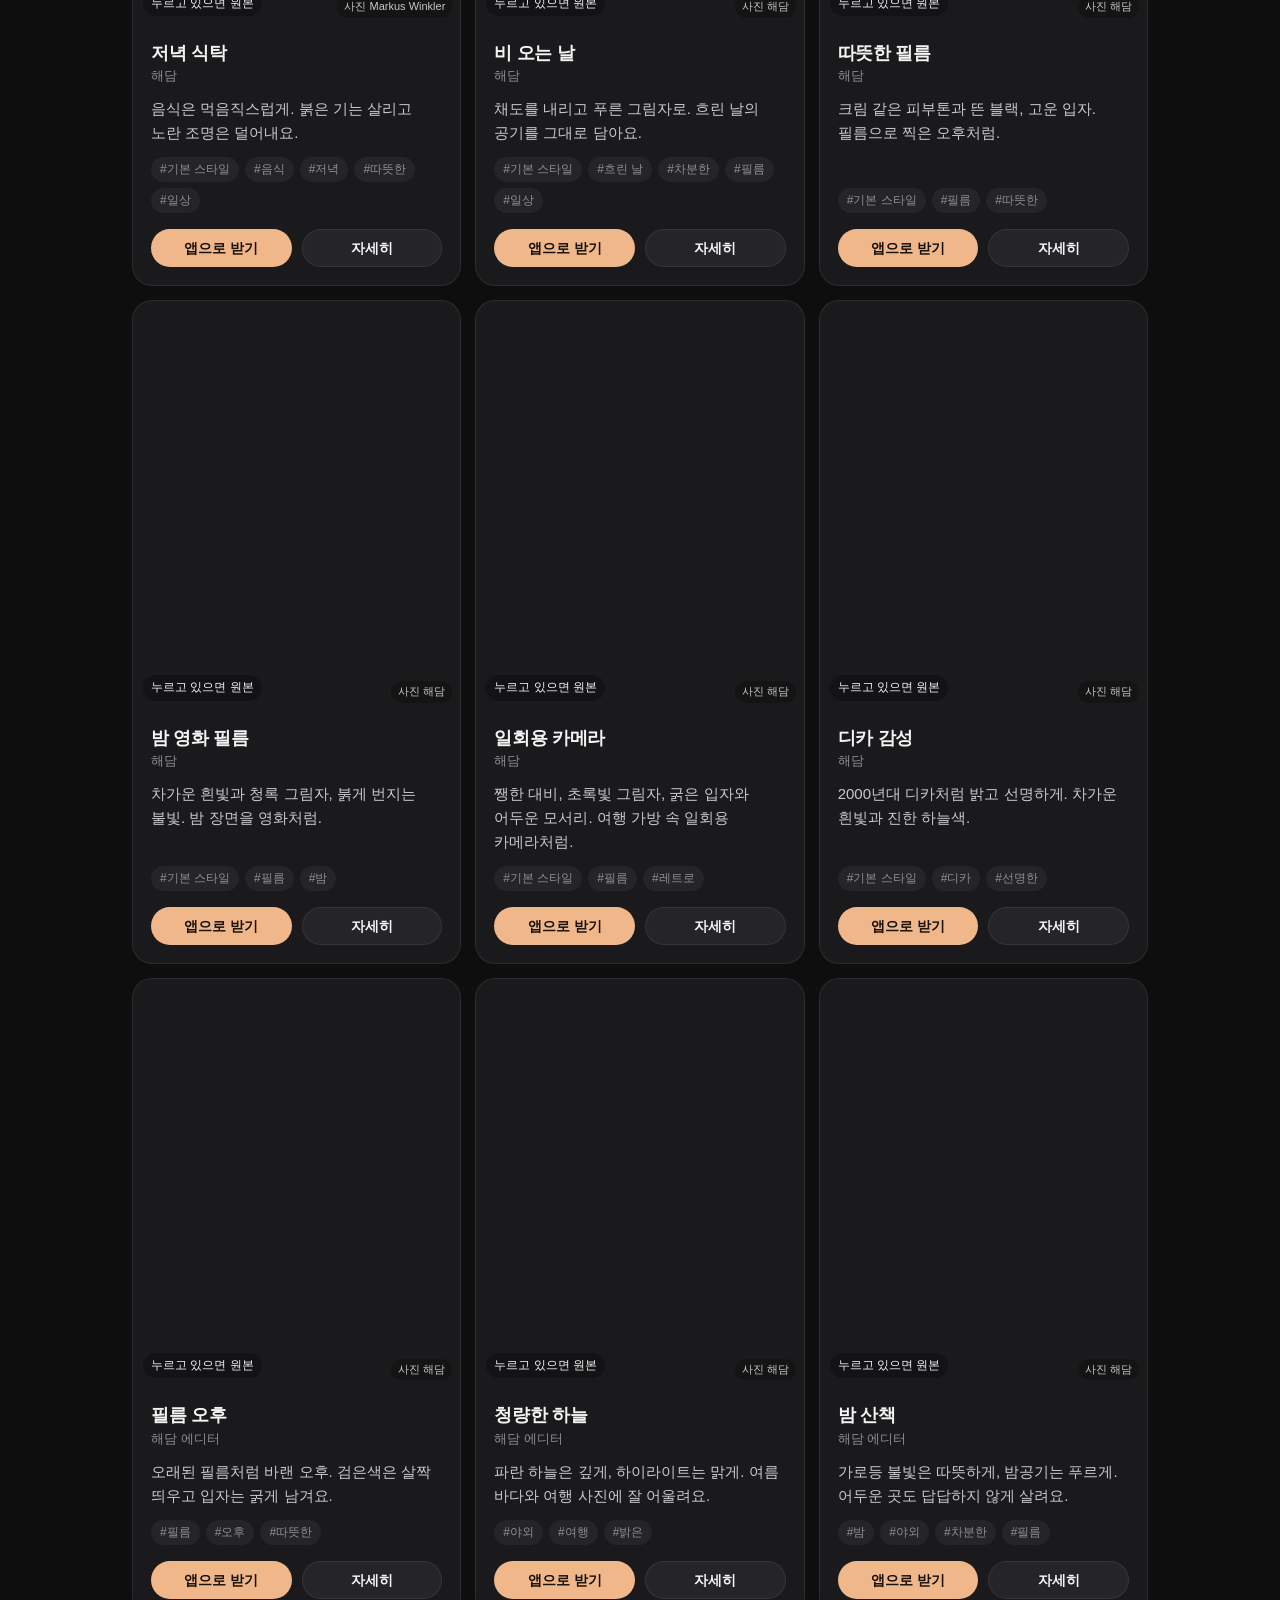
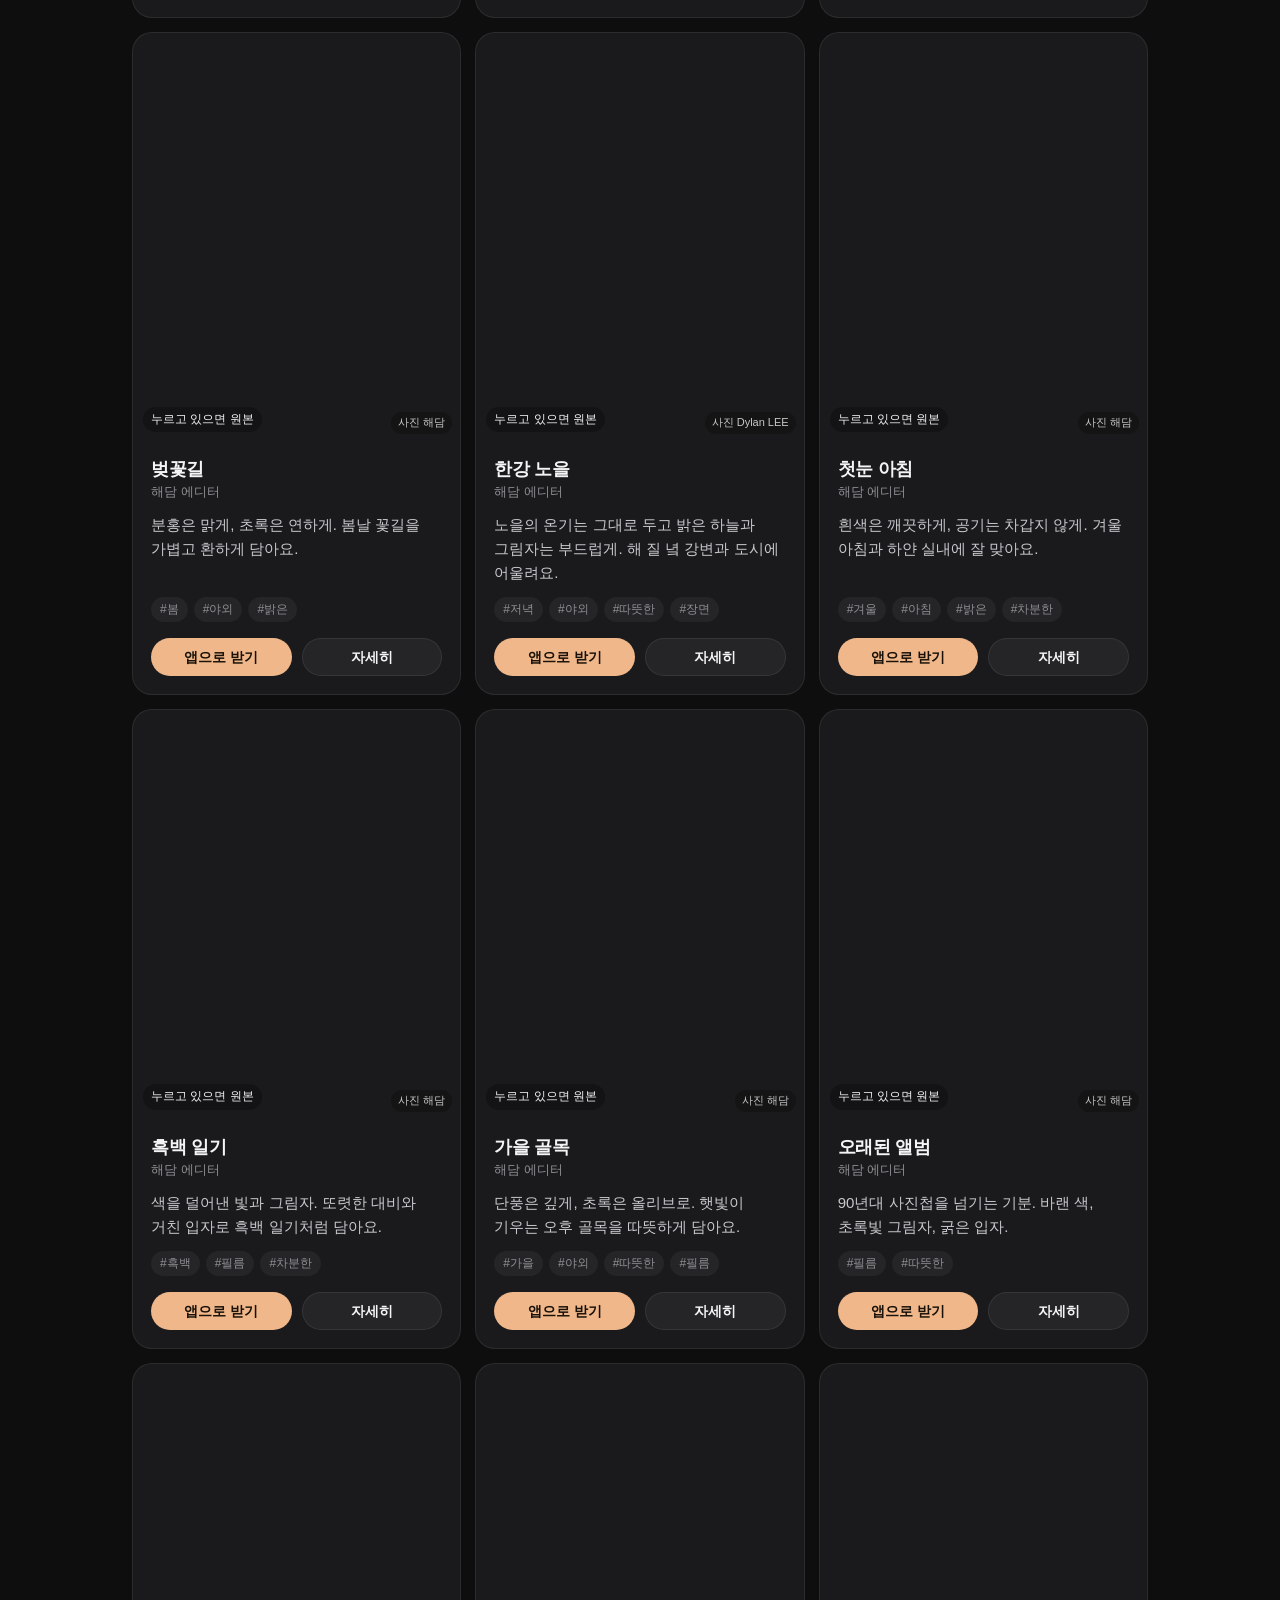
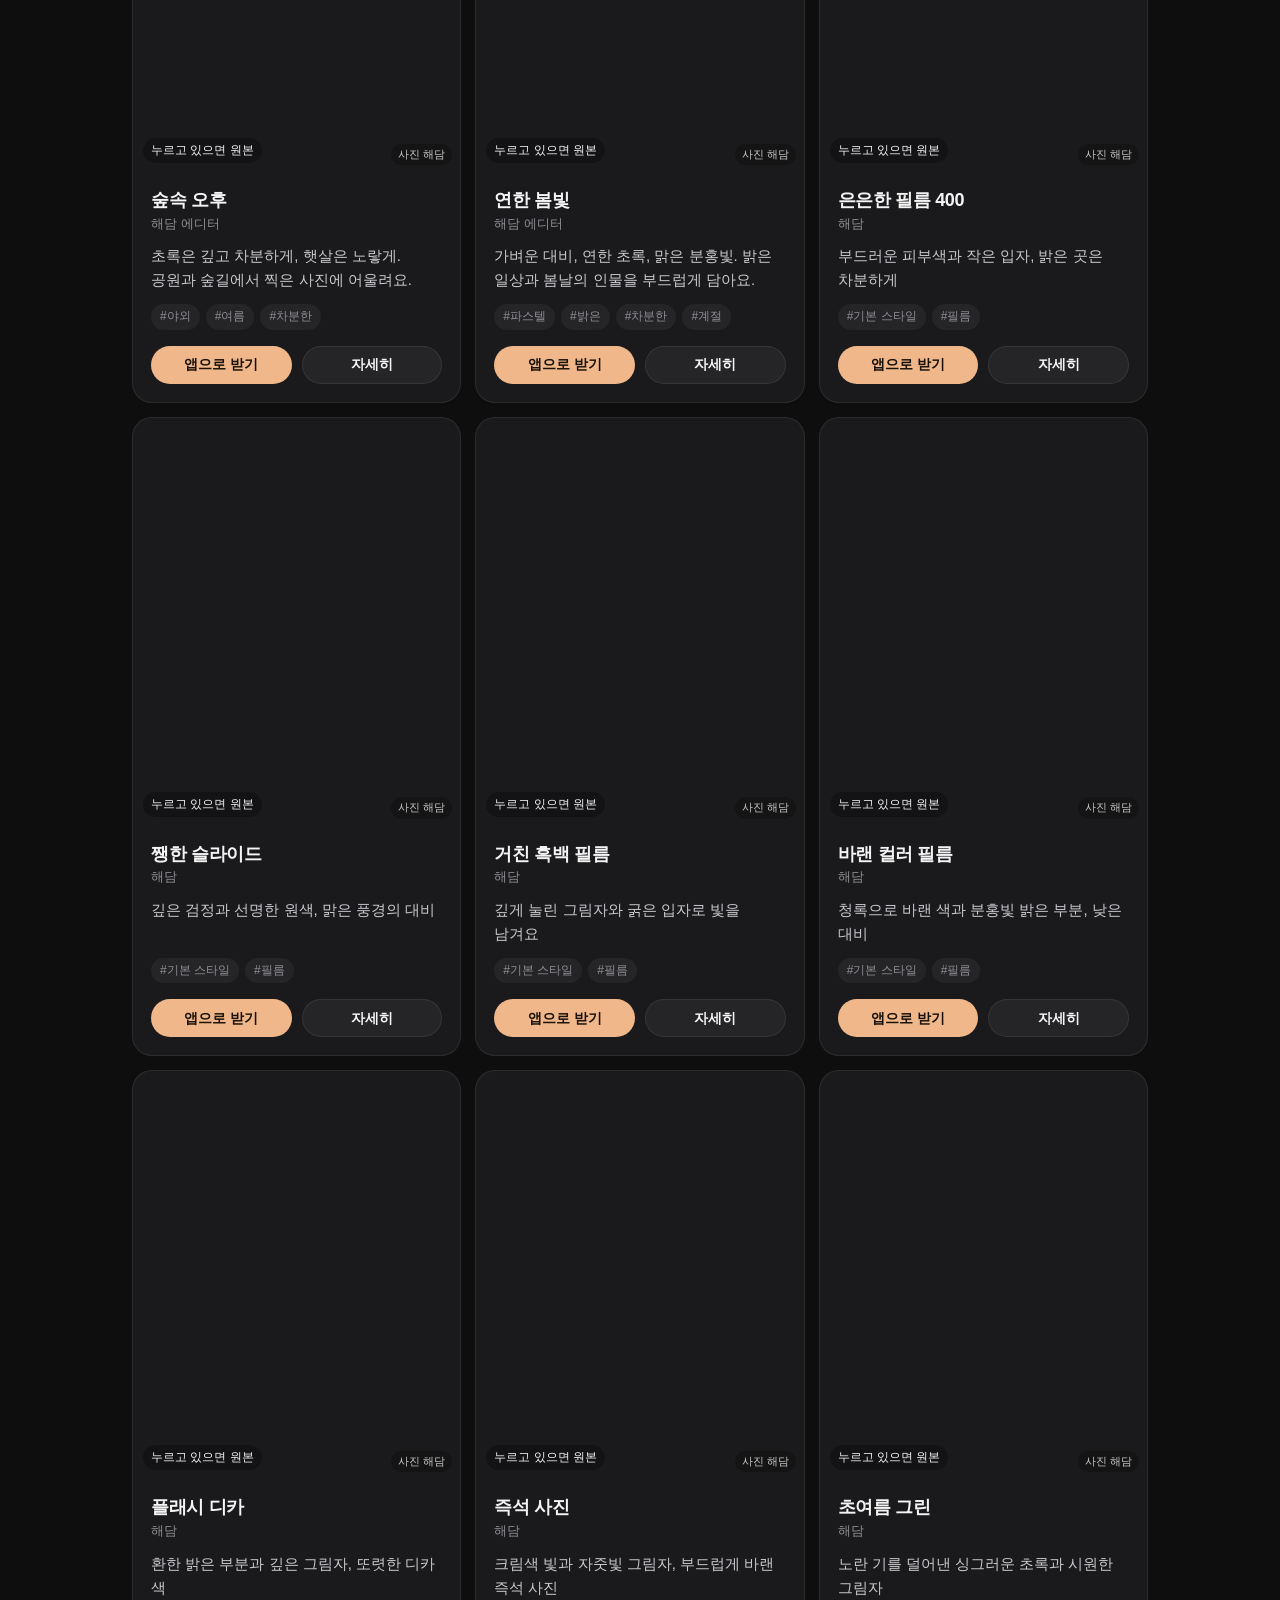
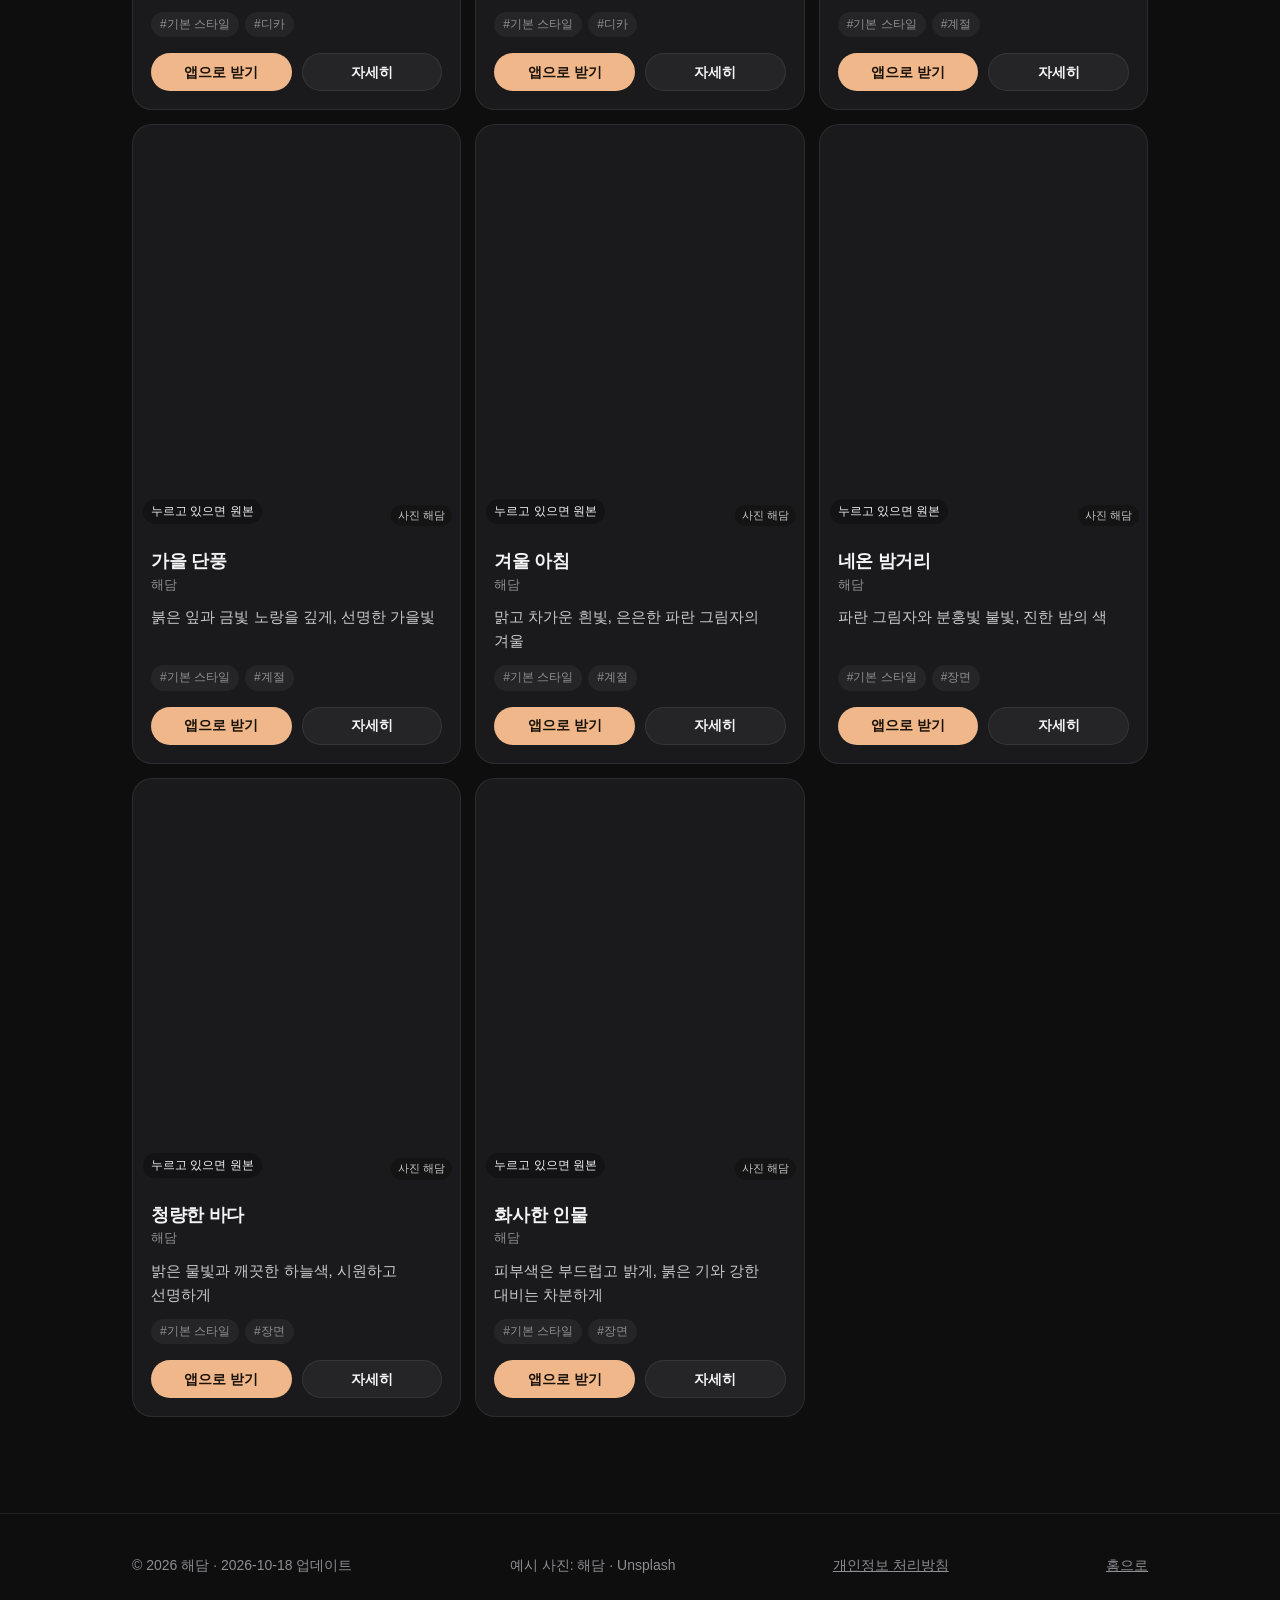
<file: community/index.html>
<!doctype html>
<html lang="ko">
<head>
<meta charset="utf-8">
<meta http-equiv="Content-Security-Policy" content="default-src 'self'; script-src 'self'; worker-src 'self'; connect-src 'self'; img-src 'self' data: blob:; style-src 'self'; font-src 'self'; object-src 'none'; base-uri 'none'; form-action 'none'">
<meta name="viewport" content="width=device-width, initial-scale=1, viewport-fit=cover">
<link rel="icon" type="image/png" href="../assets/favicon.png">
<link rel="apple-touch-icon" href="../assets/apple-touch-icon.png">
<link rel="canonical" href="https://haedam.jiun.dev/community/">
<link rel="alternate" hreflang="ko" href="https://haedam.jiun.dev/community/">
<link rel="alternate" hreflang="en" href="https://haedam.jiun.dev/en/community/">
<link rel="alternate" hreflang="x-default" href="https://haedam.jiun.dev/community/">
<title>커뮤니티 스타일 — 해담</title>
<meta name="description" content="해담 커뮤니티 스타일을 둘러보고 앱으로 바로 받아보세요.">
<meta name="apple-itunes-app" content="app-id=6823169776">
<meta name="theme-color" content="#0E0E0F">
<link rel="stylesheet" href="../assets/style.css">
<meta property="og:type" content="website">
<meta property="og:site_name" content="해담">
<meta property="og:title" content="커뮤니티 스타일 — 해담">
<meta property="og:description" content="해담이 장면마다 만들어 둔 사진 톤을 받아 내 사진에 바로 써보세요.">
<meta property="og:url" content="https://haedam.jiun.dev/community/">
<meta property="og:image" content="https://haedam.jiun.dev/assets/og-community.jpg">
<meta property="og:image:width" content="1200">
<meta property="og:image:height" content="630">
<meta property="og:locale" content="ko_KR">
<meta property="og:locale:alternate" content="en_US">
<meta name="twitter:card" content="summary_large_image">
<meta name="twitter:image" content="https://haedam.jiun.dev/assets/og-community.jpg">
</head>
<body>
<header class="site-header">
  <div class="wrap">
    <a class="brand" href="../"><svg class="brand-mark" aria-hidden="true" viewBox="0 0 120 120" xmlns="http://www.w3.org/2000/svg"><defs><clipPath id="hm"><rect x="20" y="18" width="80" height="43"/></clipPath></defs><path d="M14 38V22a8 8 0 0 1 8-8h16M82 14h16a8 8 0 0 1 8 8v16M106 82v16a8 8 0 0 1-8 8H82M38 106H22a8 8 0 0 1-8-8V82" fill="none" stroke="currentColor" stroke-width="7" stroke-linecap="round" stroke-linejoin="round"/><circle cx="60" cy="57" r="17" fill="var(--accent)" clip-path="url(#hm)"/><defs><mask id="hm-refl" maskUnits="userSpaceOnUse" x="0" y="0" width="120" height="120"><image href="../assets/reflection-mask.png" x="0" y="0" width="120" height="120"/></mask></defs><rect width="120" height="120" fill="var(--accent)" mask="url(#hm-refl)"/></svg>해담</a>
    <nav class="nav" aria-label="주요 메뉴">
      <a href="../#looks">스타일</a>
      <a href="../#features">기능</a>
      <a href="./" aria-current="page">커뮤니티</a>
      <a class="lang" href="../en/community/" hreflang="en" lang="en">English</a>
    </nav>
  </div>
</header>

<main class="wrap">
  <div class="page-head">
    <span class="eyebrow">커뮤니티 스타일</span>
    <h1>마음에 드는 톤을 골라보세요</h1>
    <p>해담 기본 스타일과 직접 고른 스타일을 모았어요. 앱으로 받으면 바로 내 사진에 써볼 수 있어요.</p>
  </div>

  <div class="toolbar">
    <input class="search" id="q" type="search" aria-label="스타일 검색" placeholder="이름, 설명, 태그로 찾기" autocomplete="off">
    <div class="chips" id="chips" role="group" aria-label="태그로 거르기"></div>
  </div>

  <div class="feed" id="feed" aria-live="polite"></div>
  <p class="status" id="status">스타일을 불러오고 있어요…</p>
</main>

<footer class="site-footer">
  <div class="wrap">
    <span id="updated">© 2026 해담</span>
    <span>예시 사진: 해담 · Unsplash</span>
    <a href="../privacy/">개인정보 처리방침</a>
    <a href="../">홈으로</a>
  </div>
</footer>

<script src="../assets/community.js"></script>
</body>
</html>
</file>
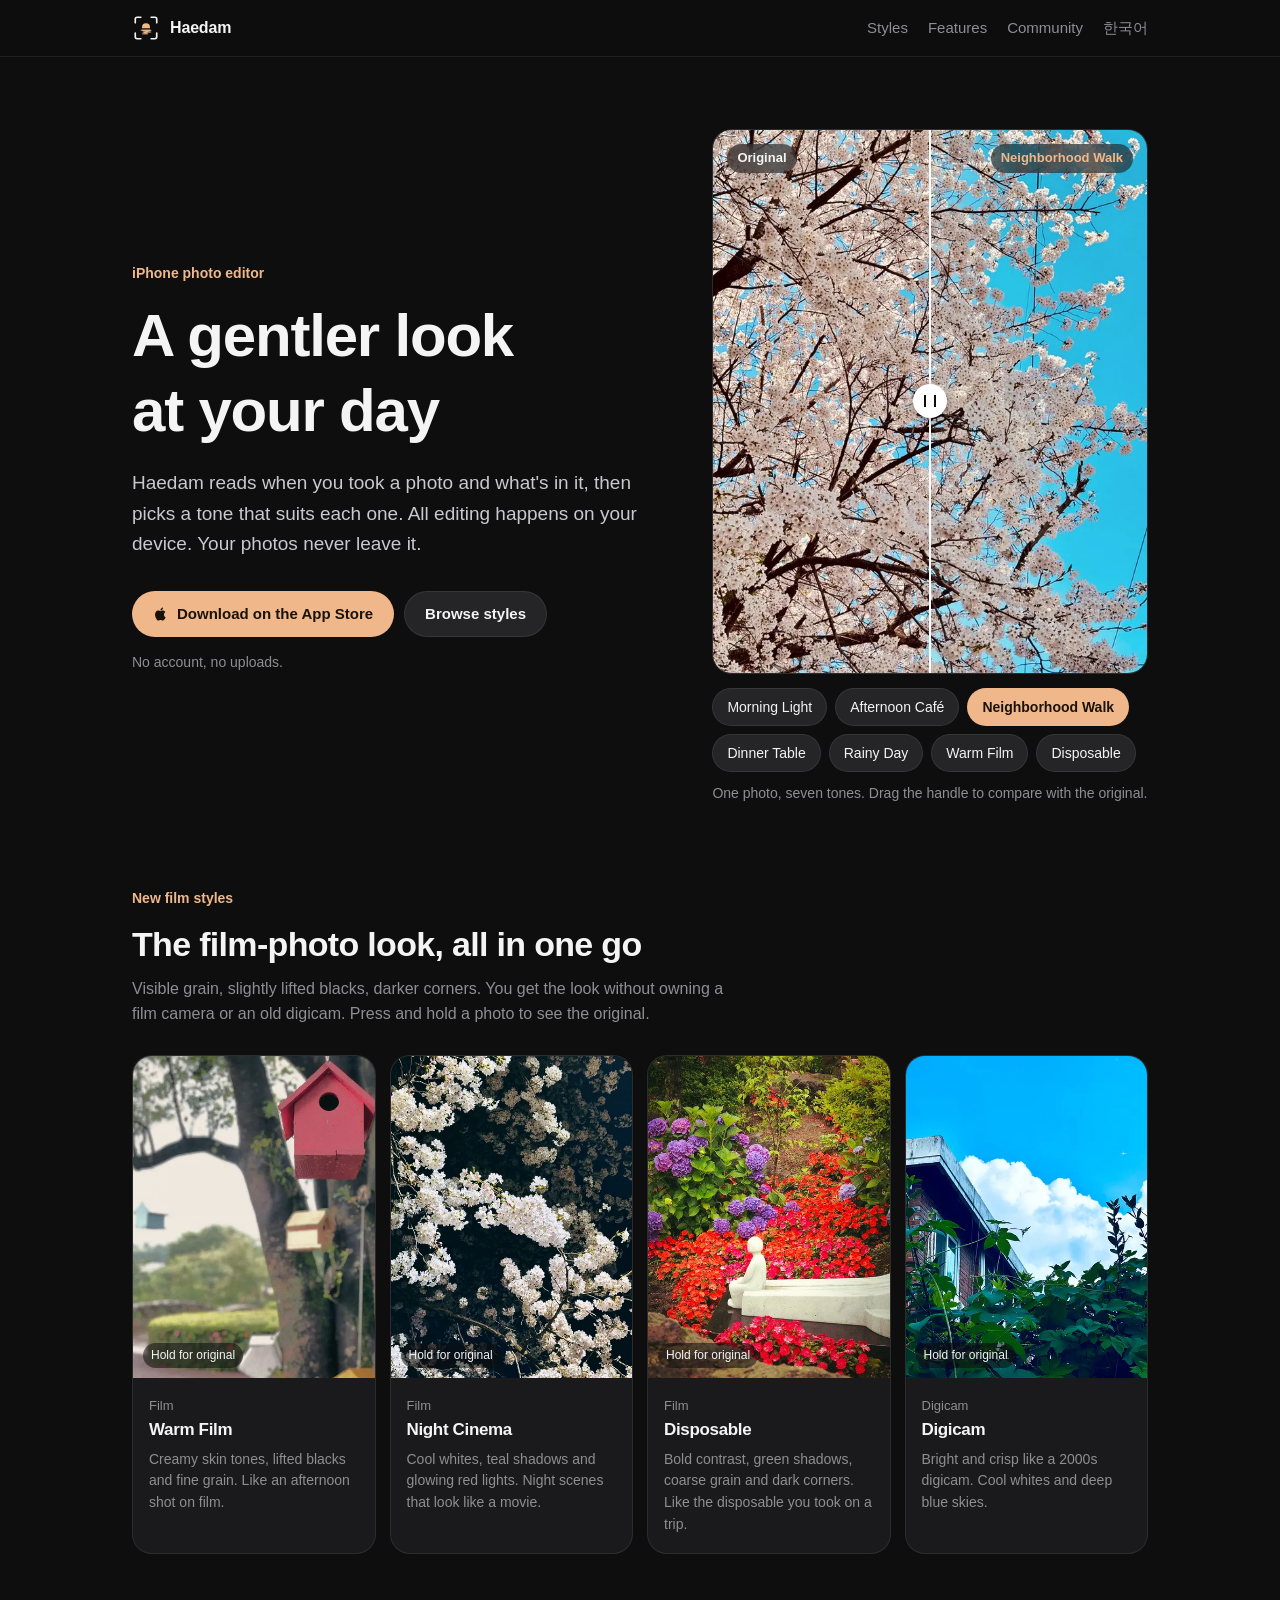
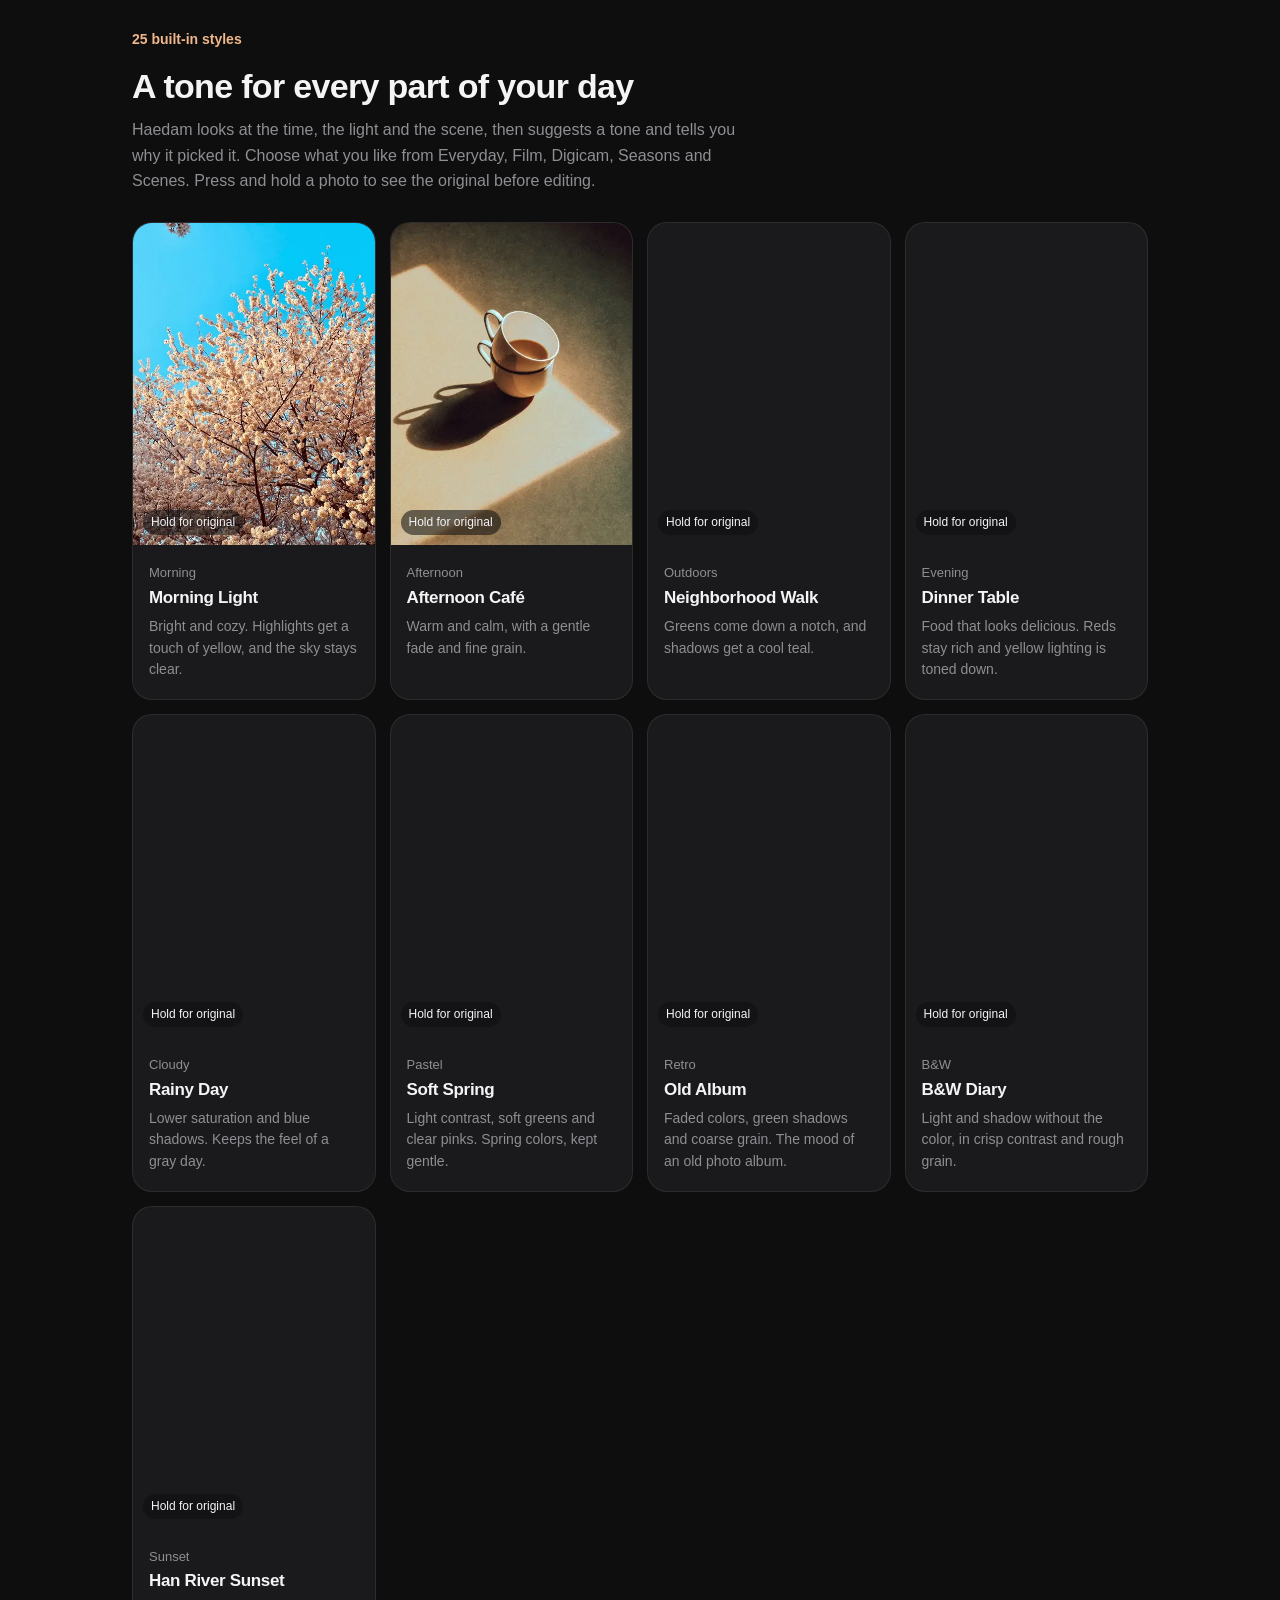
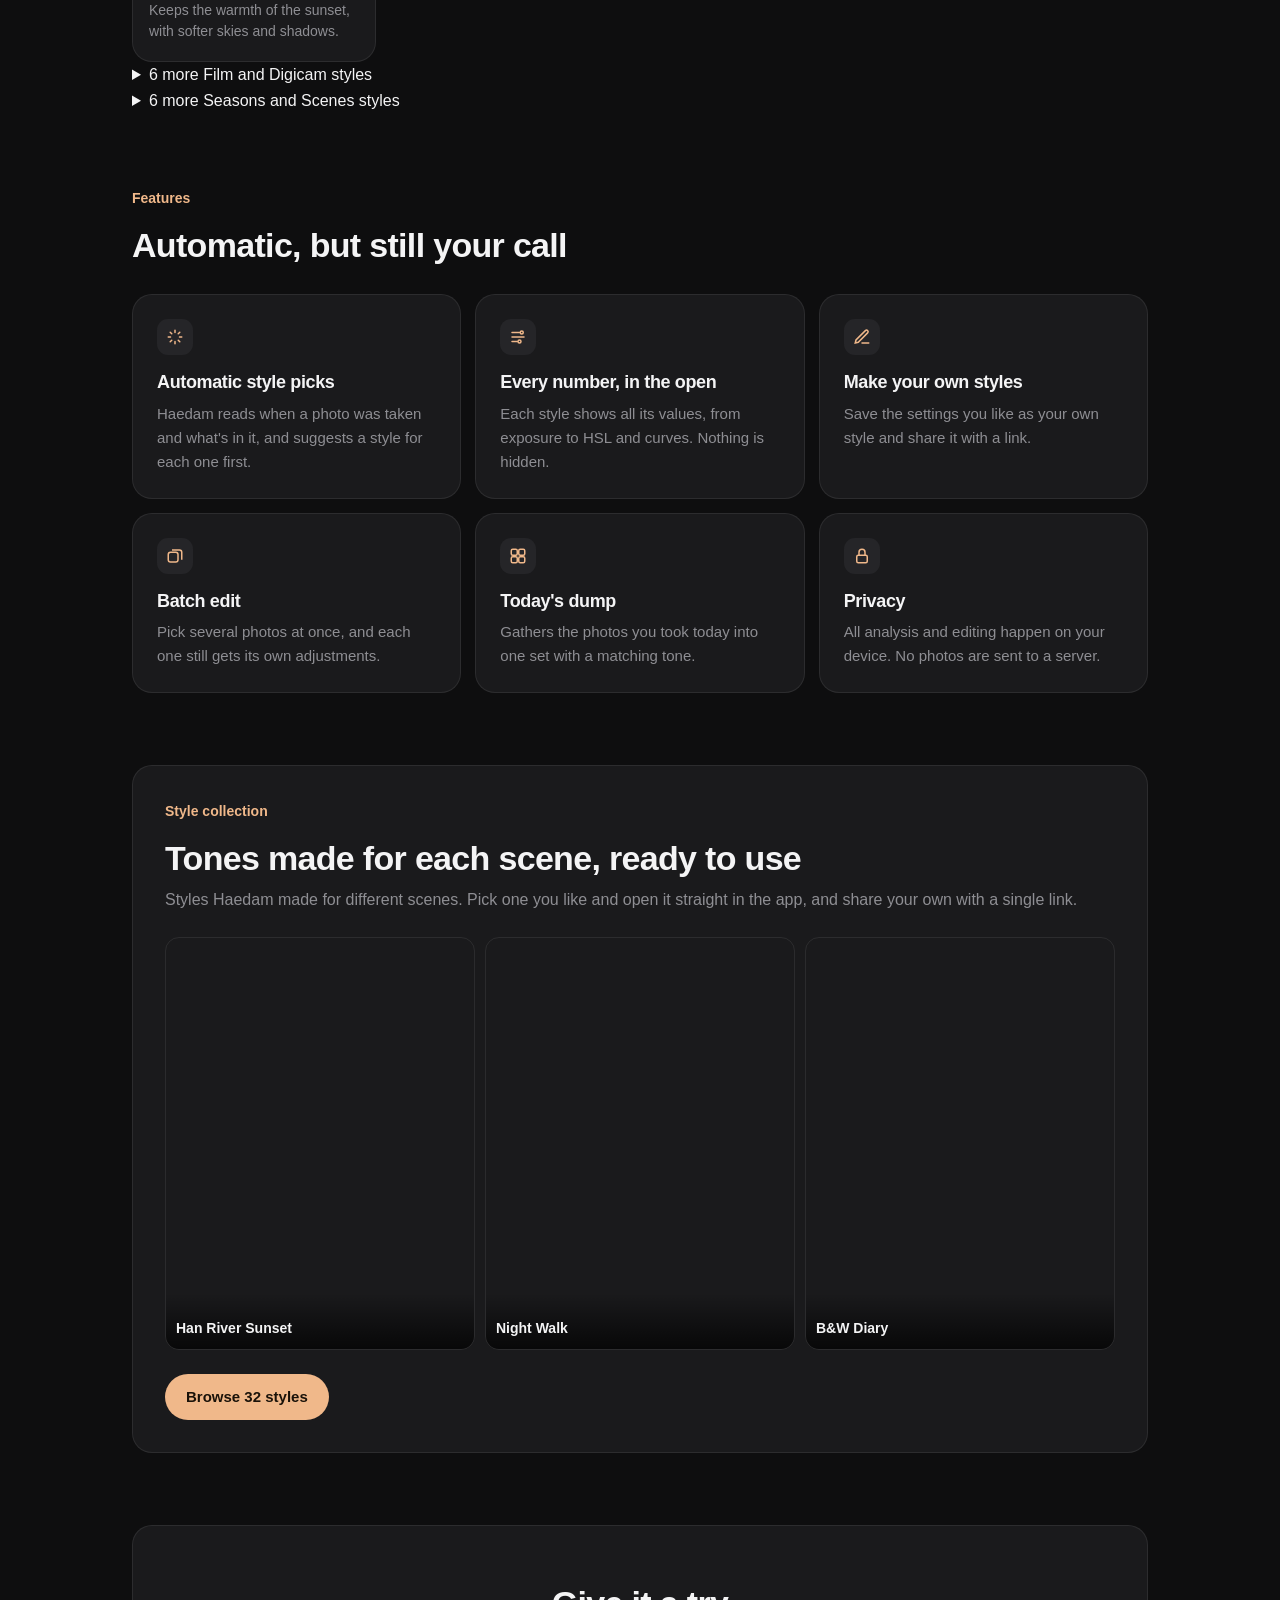
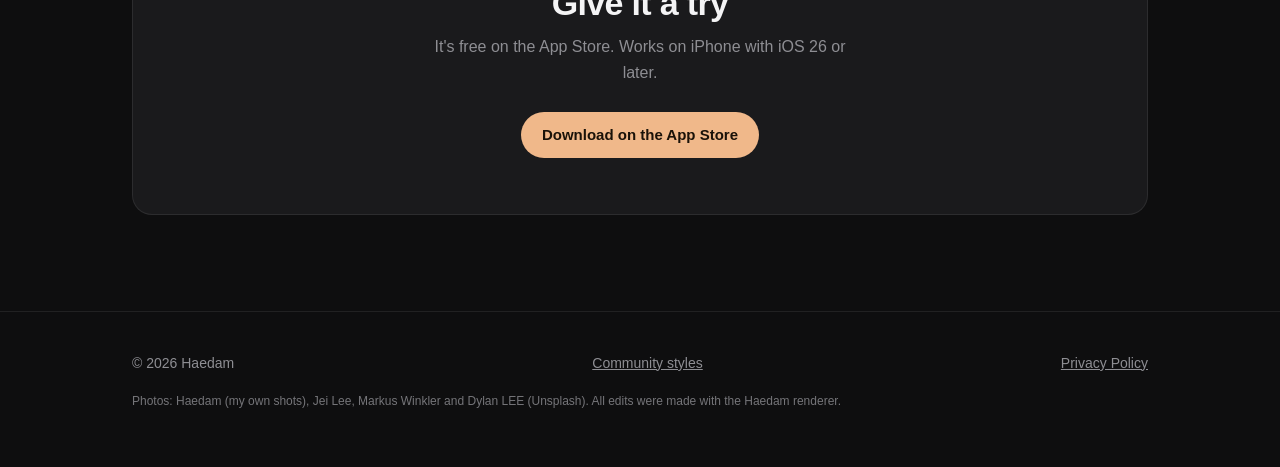
<file: en/index.html>
<!doctype html>
<html lang="en">
<head>
<meta charset="utf-8">
<meta http-equiv="Content-Security-Policy" content="default-src 'self'; script-src 'self'; worker-src 'self'; connect-src 'self'; img-src 'self' data: blob:; style-src 'self'; font-src 'self'; object-src 'none'; base-uri 'none'; form-action 'none'">
<meta name="viewport" content="width=device-width, initial-scale=1, viewport-fit=cover">
<link rel="icon" type="image/png" href="../assets/favicon.png">
<link rel="apple-touch-icon" href="../assets/apple-touch-icon.png">
<link rel="canonical" href="https://haedam.jiun.dev/en/">
<link rel="alternate" hreflang="ko" href="https://haedam.jiun.dev/">
<link rel="alternate" hreflang="en" href="https://haedam.jiun.dev/en/">
<link rel="alternate" hreflang="x-default" href="https://haedam.jiun.dev/">
<meta name="naver-site-verification" content="8f39808af767ceb1144c812836a40d558a5d96a7">
<meta name="google-site-verification" content="FfsF-kqtNl0jX3XUKsZXaFRfrCRid8UudBbTWny1BkA">
<title>Haedam — A gentler look at your day</title>
<meta name="description" content="An iPhone photo editor that reads when and what you shot and picks a tone for each photo. All editing happens on your device.">
<meta name="apple-itunes-app" content="app-id=6823169776">
<meta name="theme-color" content="#0E0E0F">
<link rel="stylesheet" href="../assets/style.css">
<meta property="og:type" content="website">
<meta property="og:site_name" content="Haedam">
<meta property="og:title" content="Haedam — A gentler look at your day">
<meta property="og:description" content="An iPhone photo editor that picks a tone to suit each photo first. All editing happens on your device.">
<meta property="og:url" content="https://haedam.jiun.dev/en/">
<meta property="og:image" content="https://haedam.jiun.dev/assets/og-home.jpg">
<meta property="og:image:width" content="1200">
<meta property="og:image:height" content="630">
<meta property="og:locale" content="en_US">
<meta property="og:locale:alternate" content="ko_KR">
<meta name="twitter:card" content="summary_large_image">
<meta name="twitter:image" content="https://haedam.jiun.dev/assets/og-home.jpg">
</head>
<body>
<header class="site-header">
  <div class="wrap">
    <a class="brand" href="./"><svg class="brand-mark" aria-hidden="true" viewBox="0 0 120 120" xmlns="http://www.w3.org/2000/svg"><defs><clipPath id="hm"><rect x="20" y="18" width="80" height="43"/></clipPath></defs><path d="M14 38V22a8 8 0 0 1 8-8h16M82 14h16a8 8 0 0 1 8 8v16M106 82v16a8 8 0 0 1-8 8H82M38 106H22a8 8 0 0 1-8-8V82" fill="none" stroke="currentColor" stroke-width="7" stroke-linecap="round" stroke-linejoin="round"/><circle cx="60" cy="57" r="17" fill="var(--accent)" clip-path="url(#hm)"/><defs><mask id="hm-refl" maskUnits="userSpaceOnUse" x="0" y="0" width="120" height="120"><image href="../assets/reflection-mask.png" x="0" y="0" width="120" height="120"/></mask></defs><rect width="120" height="120" fill="var(--accent)" mask="url(#hm-refl)"/></svg>Haedam</a>
    <nav class="nav" aria-label="Main menu">
      <a href="#looks">Styles</a>
      <a class="nav-opt" href="#features">Features</a>
      <a href="community/">Community</a>
      <a class="lang" href="../" hreflang="ko" lang="ko">한국어</a>
    </nav>
  </div>
</header>

<main>
  <section class="hero">
    <div class="wrap hero-grid">
      <div>
        <span class="eyebrow">iPhone photo editor</span>
        <h1>A gentler look<br>at your day</h1>
        <p class="lead">Haedam reads when you took a photo and what's in it, then picks a tone that suits each one. All editing happens on your device. Your photos never leave it.</p>
        <div class="btn-row">
          <a class="btn btn-accent" href="https://apps.apple.com/us/app/id6823169776">
            <svg width="16" height="16" viewBox="0 0 24 24" fill="currentColor" aria-hidden="true"><path d="M16.4 12.6c0-2.4 2-3.6 2.1-3.7-1.2-1.7-3-1.9-3.6-2-1.5-.2-3 .9-3.7.9-.8 0-2-.9-3.2-.9-1.7 0-3.2 1-4.1 2.4-1.8 3.1-.5 7.6 1.2 10.1.8 1.2 1.8 2.6 3.1 2.5 1.2 0 1.7-.8 3.2-.8s1.9.8 3.2.8c1.3 0 2.2-1.2 3-2.4.9-1.4 1.3-2.7 1.3-2.8 0 0-2.5-1-2.5-4.1zM14 5.3c.7-.8 1.1-1.9 1-3-1 0-2.1.7-2.8 1.5-.6.7-1.2 1.8-1 2.9 1.1.1 2.1-.6 2.8-1.4z"/></svg>
            Download on the App Store
          </a>
          <a class="btn" href="#looks">Browse styles</a>
        </div>
        <p class="hero-note">No account, no uploads.</p>
      </div>
      <figure class="compare" id="compare">
        <div class="compare-frame">
          <picture><source type="image/webp" srcset="../assets/photos/hero-walk-640.webp 640w, ../assets/photos/hero-walk.webp 960w" sizes="(max-width: 760px) 320px, 480px"><img class="compare-after" id="compare-after" fetchpriority="high" decoding="async" src="../assets/photos/hero-walk.jpg" alt="Cherry blossom photo in the Neighborhood Walk style" width="960" height="1200"></picture>
          <div class="compare-before" id="compare-before">
            <picture><source type="image/webp" srcset="../assets/photos/hero-original-640.webp 640w, ../assets/photos/hero-original.webp 960w" sizes="(max-width: 760px) 320px, 480px"><img src="../assets/photos/hero-original.jpg" alt="Original before editing" width="960" height="1200"></picture>
          </div>
          <span class="compare-label left">Original</span>
          <span class="compare-label right" id="compare-name">Neighborhood Walk</span>
          <input class="compare-range" id="compare-range" type="range" min="0" max="100" value="50" aria-label="Move the divider between original and edited">
          <span class="compare-handle" id="compare-handle" aria-hidden="true"></span>
        </div>
        <figcaption>
          <div class="chips" role="group" aria-label="Choose a style">
            <button type="button" data-look="morning">Morning Light</button>
            <button type="button" data-look="cafe">Afternoon Café</button>
            <button type="button" data-look="walk" aria-pressed="true">Neighborhood Walk</button>
            <button type="button" data-look="dinner">Dinner Table</button>
            <button type="button" data-look="rainy">Rainy Day</button>
            <button type="button" data-look="film-warm">Warm Film</button>
            <button type="button" data-look="disposable">Disposable</button>
          </div>
          <p class="compare-note">One photo, seven tones. Drag the handle to compare with the original.</p>
        </figcaption>
      </figure>
    </div>
  </section>

  <section id="film">
    <div class="wrap">
      <div class="section-head">
        <span class="eyebrow">New film styles</span>
        <h2>The film-photo look, all in one go</h2>
        <p>Visible grain, slightly lifted blacks, darker corners. You get the look without owning a film camera or an old digicam. Press and hold a photo to see the original.</p>
      </div>
      <div class="looks">
        <article class="card look">
          <div class="shot" tabindex="0" aria-label="Warm Film before and after, press and hold for the original"><picture><source type="image/webp" srcset="../assets/photos/r/film-warm-480.webp 480w, ../assets/photos/r/film-warm.webp 720w" sizes="(max-width: 760px) 46vw, (max-width: 960px) 31vw, 260px"><img src="../assets/photos/r/film-warm.jpg" alt="A wooden birdhouse, Warm Film style" loading="lazy" decoding="async"></picture><picture><source type="image/webp" data-srcset="../assets/photos/r/film-warm-before-480.webp 480w, ../assets/photos/r/film-warm-before.webp 720w" sizes="(max-width: 760px) 46vw, (max-width: 960px) 31vw, 260px"><img class="before" data-src="../assets/photos/r/film-warm-before.jpg" alt="" decoding="async"></picture><span class="hint">Hold for original</span></div>
          <div class="body"><span class="time">Film</span><h3>Warm Film</h3><p>Creamy skin tones, lifted blacks and fine grain. Like an afternoon shot on film.</p></div>
        </article>
        <article class="card look">
          <div class="shot" tabindex="0" aria-label="Night Cinema before and after, press and hold for the original"><picture><source type="image/webp" srcset="../assets/photos/r/film-cine-480.webp 480w, ../assets/photos/r/film-cine.webp 720w" sizes="(max-width: 760px) 46vw, (max-width: 960px) 31vw, 260px"><img src="../assets/photos/r/film-cine.jpg" alt="Cherry blossoms at night, Night Cinema style" loading="lazy" decoding="async"></picture><picture><source type="image/webp" data-srcset="../assets/photos/r/film-cine-before-480.webp 480w, ../assets/photos/r/film-cine-before.webp 720w" sizes="(max-width: 760px) 46vw, (max-width: 960px) 31vw, 260px"><img class="before" data-src="../assets/photos/r/film-cine-before.jpg" alt="" decoding="async"></picture><span class="hint">Hold for original</span></div>
          <div class="body"><span class="time">Film</span><h3>Night Cinema</h3><p>Cool whites, teal shadows and glowing red lights. Night scenes that look like a movie.</p></div>
        </article>
        <article class="card look">
          <div class="shot" tabindex="0" aria-label="Disposable before and after, press and hold for the original"><picture><source type="image/webp" srcset="../assets/photos/r/disposable-480.webp 480w, ../assets/photos/r/disposable.webp 720w" sizes="(max-width: 760px) 46vw, (max-width: 960px) 31vw, 260px"><img src="../assets/photos/r/disposable.jpg" alt="A garden full of flowers, Disposable style" loading="lazy" decoding="async"></picture><picture><source type="image/webp" data-srcset="../assets/photos/r/disposable-before-480.webp 480w, ../assets/photos/r/disposable-before.webp 720w" sizes="(max-width: 760px) 46vw, (max-width: 960px) 31vw, 260px"><img class="before" data-src="../assets/photos/r/disposable-before.jpg" alt="" decoding="async"></picture><span class="hint">Hold for original</span></div>
          <div class="body"><span class="time">Film</span><h3>Disposable</h3><p>Bold contrast, green shadows, coarse grain and dark corners. Like the disposable you took on a trip.</p></div>
        </article>
        <article class="card look">
          <div class="shot" tabindex="0" aria-label="Digicam before and after, press and hold for the original"><picture><source type="image/webp" srcset="../assets/photos/r/ccd-480.webp 480w, ../assets/photos/r/ccd.webp 720w" sizes="(max-width: 760px) 46vw, (max-width: 960px) 31vw, 260px"><img src="../assets/photos/r/ccd.jpg" alt="A house under a cloudy sky, Digicam style" loading="lazy" decoding="async"></picture><picture><source type="image/webp" data-srcset="../assets/photos/r/ccd-before-480.webp 480w, ../assets/photos/r/ccd-before.webp 720w" sizes="(max-width: 760px) 46vw, (max-width: 960px) 31vw, 260px"><img class="before" data-src="../assets/photos/r/ccd-before.jpg" alt="" decoding="async"></picture><span class="hint">Hold for original</span></div>
          <div class="body"><span class="time">Digicam</span><h3>Digicam</h3><p>Bright and crisp like a 2000s digicam. Cool whites and deep blue skies.</p></div>
        </article>
      </div>
    </div>
  </section>

  <section id="looks">
    <div class="wrap">
      <div class="section-head">
        <span class="eyebrow">25 built-in styles</span>
        <h2>A tone for every part of your day</h2>
        <p>Haedam looks at the time, the light and the scene, then suggests a tone and tells you why it picked it. Choose what you like from Everyday, Film, Digicam, Seasons and Scenes. Press and hold a photo to see the original before editing.</p>
      </div>
      <div class="looks">
        <article class="card look">
          <div class="shot" tabindex="0" aria-label="Morning Light before and after, press and hold for the original"><picture><source type="image/webp" srcset="../assets/photos/morning-after-480.webp 480w, ../assets/photos/morning-after-720.webp 720w, ../assets/photos/morning-after.webp 825w" sizes="(max-width: 760px) 46vw, (max-width: 960px) 31vw, 260px"><img src="../assets/photos/morning-after.jpg" alt="Blue sky and cherry blossoms, Morning Light style" loading="lazy" decoding="async"></picture><picture><source type="image/webp" data-srcset="../assets/photos/morning-before-480.webp 480w, ../assets/photos/morning-before-720.webp 720w, ../assets/photos/morning-before.webp 825w" sizes="(max-width: 760px) 46vw, (max-width: 960px) 31vw, 260px"><img class="before" data-src="../assets/photos/morning-before.jpg" alt="" decoding="async"></picture><span class="hint">Hold for original</span></div>
          <div class="body">
            <span class="time">Morning</span>
            <h3>Morning Light</h3>
            <p>Bright and cozy. Highlights get a touch of yellow, and the sky stays clear.</p>
          </div>
        </article>
        <article class="card look">
          <div class="shot" tabindex="0" aria-label="Afternoon Café before and after, press and hold for the original"><picture><source type="image/webp" srcset="../assets/photos/cafe-after-480.webp 480w, ../assets/photos/cafe-after-720.webp 720w, ../assets/photos/cafe-after.webp 880w" sizes="(max-width: 760px) 46vw, (max-width: 960px) 31vw, 260px"><img src="../assets/photos/cafe-after.jpg" alt="A coffee cup in sunlight, Afternoon Café style" loading="lazy" decoding="async"></picture><picture><source type="image/webp" data-srcset="../assets/photos/cafe-before-480.webp 480w, ../assets/photos/cafe-before-720.webp 720w, ../assets/photos/cafe-before.webp 880w" sizes="(max-width: 760px) 46vw, (max-width: 960px) 31vw, 260px"><img class="before" data-src="../assets/photos/cafe-before.jpg" alt="" decoding="async"></picture><span class="hint">Hold for original</span></div>
          <div class="body">
            <span class="time">Afternoon</span>
            <h3>Afternoon Café</h3>
            <p>Warm and calm, with a gentle fade and fine grain.</p>
          </div>
        </article>
        <article class="card look">
          <div class="shot" tabindex="0" aria-label="Neighborhood Walk before and after, press and hold for the original"><picture><source type="image/webp" srcset="../assets/photos/walk-after-480.webp 480w, ../assets/photos/walk-after-720.webp 720w, ../assets/photos/walk-after.webp 825w" sizes="(max-width: 760px) 46vw, (max-width: 960px) 31vw, 260px"><img src="../assets/photos/walk-after.jpg" alt="A tree-lined forest path, Neighborhood Walk style" loading="lazy" decoding="async"></picture><picture><source type="image/webp" data-srcset="../assets/photos/walk-before-480.webp 480w, ../assets/photos/walk-before-720.webp 720w, ../assets/photos/walk-before.webp 825w" sizes="(max-width: 760px) 46vw, (max-width: 960px) 31vw, 260px"><img class="before" data-src="../assets/photos/walk-before.jpg" alt="" decoding="async"></picture><span class="hint">Hold for original</span></div>
          <div class="body">
            <span class="time">Outdoors</span>
            <h3>Neighborhood Walk</h3>
            <p>Greens come down a notch, and shadows get a cool teal.</p>
          </div>
        </article>
        <article class="card look">
          <div class="shot" tabindex="0" aria-label="Dinner Table before and after, press and hold for the original"><picture><source type="image/webp" srcset="../assets/photos/dinner-after-480.webp 480w, ../assets/photos/dinner-after-720.webp 720w, ../assets/photos/dinner-after.webp 733w" sizes="(max-width: 760px) 46vw, (max-width: 960px) 31vw, 260px"><img src="../assets/photos/dinner-after.jpg" alt="A dinner table with a shared stew, Dinner Table style" loading="lazy" decoding="async"></picture><picture><source type="image/webp" data-srcset="../assets/photos/dinner-before-480.webp 480w, ../assets/photos/dinner-before-720.webp 720w, ../assets/photos/dinner-before.webp 733w" sizes="(max-width: 760px) 46vw, (max-width: 960px) 31vw, 260px"><img class="before" data-src="../assets/photos/dinner-before.jpg" alt="" decoding="async"></picture><span class="hint">Hold for original</span></div>
          <div class="body">
            <span class="time">Evening</span>
            <h3>Dinner Table</h3>
            <p>Food that looks delicious. Reds stay rich and yellow lighting is toned down.</p>
          </div>
        </article>
        <article class="card look">
          <div class="shot" tabindex="0" aria-label="Rainy Day before and after, press and hold for the original"><picture><source type="image/webp" srcset="../assets/photos/rainy-after-480.webp 480w, ../assets/photos/rainy-after-720.webp 720w, ../assets/photos/rainy-after.webp 825w" sizes="(max-width: 760px) 46vw, (max-width: 960px) 31vw, 260px"><img src="../assets/photos/rainy-after.jpg" alt="A garden with an umbrella and hydrangeas, Rainy Day style" loading="lazy" decoding="async"></picture><picture><source type="image/webp" data-srcset="../assets/photos/rainy-before-480.webp 480w, ../assets/photos/rainy-before-720.webp 720w, ../assets/photos/rainy-before.webp 825w" sizes="(max-width: 760px) 46vw, (max-width: 960px) 31vw, 260px"><img class="before" data-src="../assets/photos/rainy-before.jpg" alt="" decoding="async"></picture><span class="hint">Hold for original</span></div>
          <div class="body">
            <span class="time">Cloudy</span>
            <h3>Rainy Day</h3>
            <p>Lower saturation and blue shadows. Keeps the feel of a gray day.</p>
          </div>
        </article>
        <article class="card look">
          <div class="shot" tabindex="0" aria-label="Soft Spring before and after, press and hold for the original"><picture><source type="image/webp" srcset="../assets/photos/r/soft-pastel-480.webp 480w, ../assets/photos/r/soft-pastel.webp 720w" sizes="(max-width: 760px) 46vw, (max-width: 960px) 31vw, 260px"><img src="../assets/photos/r/soft-pastel.jpg" alt="A cherry blossom path in spring, Soft Spring style" loading="lazy" decoding="async"></picture><picture><source type="image/webp" data-srcset="../assets/photos/r/soft-pastel-before-480.webp 480w, ../assets/photos/r/soft-pastel-before.webp 720w" sizes="(max-width: 760px) 46vw, (max-width: 960px) 31vw, 260px"><img class="before" data-src="../assets/photos/r/soft-pastel-before.jpg" alt="" decoding="async"></picture><span class="hint">Hold for original</span></div>
          <div class="body"><span class="time">Pastel</span><h3>Soft Spring</h3><p>Light contrast, soft greens and clear pinks. Spring colors, kept gentle.</p></div>
        </article>
        <article class="card look">
          <div class="shot" tabindex="0" aria-label="Old Album before and after, press and hold for the original"><picture><source type="image/webp" srcset="../assets/photos/r/old-album-480.webp 480w, ../assets/photos/r/old-album.webp 720w" sizes="(max-width: 760px) 46vw, (max-width: 960px) 31vw, 260px"><img src="../assets/photos/r/old-album.jpg" alt="An old building and garden, Old Album style" loading="lazy" decoding="async"></picture><picture><source type="image/webp" data-srcset="../assets/photos/r/old-album-before-480.webp 480w, ../assets/photos/r/old-album-before.webp 720w" sizes="(max-width: 760px) 46vw, (max-width: 960px) 31vw, 260px"><img class="before" data-src="../assets/photos/r/old-album-before.jpg" alt="" decoding="async"></picture><span class="hint">Hold for original</span></div>
          <div class="body"><span class="time">Retro</span><h3>Old Album</h3><p>Faded colors, green shadows and coarse grain. The mood of an old photo album.</p></div>
        </article>
        <article class="card look">
          <div class="shot" tabindex="0" aria-label="B&amp;W Diary before and after, press and hold for the original"><picture><source type="image/webp" srcset="../assets/photos/r/bw-diary-480.webp 480w, ../assets/photos/r/bw-diary.webp 720w" sizes="(max-width: 760px) 46vw, (max-width: 960px) 31vw, 260px"><img src="../assets/photos/r/bw-diary.jpg" alt="Roof eaves against a blue sky, B&amp;W Diary style" loading="lazy" decoding="async"></picture><picture><source type="image/webp" data-srcset="../assets/photos/r/bw-diary-before-480.webp 480w, ../assets/photos/r/bw-diary-before.webp 720w" sizes="(max-width: 760px) 46vw, (max-width: 960px) 31vw, 260px"><img class="before" data-src="../assets/photos/r/bw-diary-before.jpg" alt="" decoding="async"></picture><span class="hint">Hold for original</span></div>
          <div class="body"><span class="time">B&amp;W</span><h3>B&amp;W Diary</h3><p>Light and shadow without the color, in crisp contrast and rough grain.</p></div>
        </article>
        <article class="card look">
          <div class="shot" tabindex="0" aria-label="Han River Sunset before and after, press and hold for the original"><picture><source type="image/webp" srcset="../assets/photos/r/river-sunset-480.webp 480w, ../assets/photos/r/river-sunset.webp 720w" sizes="(max-width: 760px) 46vw, (max-width: 960px) 31vw, 260px"><img src="../assets/photos/r/river-sunset.jpg" alt="A riverside at dusk, Han River Sunset style" loading="lazy" decoding="async"></picture><picture><source type="image/webp" data-srcset="../assets/photos/r/river-sunset-before-480.webp 480w, ../assets/photos/r/river-sunset-before.webp 720w" sizes="(max-width: 760px) 46vw, (max-width: 960px) 31vw, 260px"><img class="before" data-src="../assets/photos/r/river-sunset-before.jpg" alt="" decoding="async"></picture><span class="hint">Hold for original</span></div>
          <div class="body"><span class="time">Sunset</span><h3>Han River Sunset</h3><p>Keeps the warmth of the sunset, with softer skies and shadows.</p></div>
        </article>
      </div>

      <details>
        <summary>6 more Film and Digicam styles</summary>
        <div class="looks">
        <article class="card look">
          <div class="shot" tabindex="0" aria-label="Soft Film 400 before and after, press and hold for the original"><picture><source type="image/webp" srcset="../assets/photos/r/film-400-480.webp 480w, ../assets/photos/r/film-400.webp 720w" sizes="(max-width: 760px) 46vw, (max-width: 960px) 31vw, 260px"><img src="../assets/photos/r/film-400.jpg" alt="Soft Film 400 style on a photo I took" loading="lazy" decoding="async"></picture><picture><source type="image/webp" data-srcset="../assets/photos/r/film-400-before-480.webp 480w, ../assets/photos/r/film-400-before.webp 720w" sizes="(max-width: 760px) 46vw, (max-width: 960px) 31vw, 260px"><img class="before" data-src="../assets/photos/r/film-400-before.jpg" alt="" decoding="async"></picture><span class="hint">Hold for original</span></div>
          <div class="body"><span class="time">Film</span><h3>Soft Film 400</h3><p>Soft skin tones, fine grain, and gentle highlights</p></div>
        </article>
        <article class="card look">
          <div class="shot" tabindex="0" aria-label="Vivid Slide before and after, press and hold for the original"><picture><source type="image/webp" srcset="../assets/photos/r/slide-film-480.webp 480w, ../assets/photos/r/slide-film.webp 720w" sizes="(max-width: 760px) 46vw, (max-width: 960px) 31vw, 260px"><img src="../assets/photos/r/slide-film.jpg" alt="Vivid Slide style on a photo I took" loading="lazy" decoding="async"></picture><picture><source type="image/webp" data-srcset="../assets/photos/r/slide-film-before-480.webp 480w, ../assets/photos/r/slide-film-before.webp 720w" sizes="(max-width: 760px) 46vw, (max-width: 960px) 31vw, 260px"><img class="before" data-src="../assets/photos/r/slide-film-before.jpg" alt="" decoding="async"></picture><span class="hint">Hold for original</span></div>
          <div class="body"><span class="time">Film</span><h3>Vivid Slide</h3><p>Deep blacks, vivid colors, and crisp landscapes</p></div>
        </article>
        <article class="card look">
          <div class="shot" tabindex="0" aria-label="Grainy B&amp;W before and after, press and hold for the original"><picture><source type="image/webp" srcset="../assets/photos/r/bw-grain-480.webp 480w, ../assets/photos/r/bw-grain.webp 720w" sizes="(max-width: 760px) 46vw, (max-width: 960px) 31vw, 260px"><img src="../assets/photos/r/bw-grain.jpg" alt="Grainy B&amp;W style on a photo I took" loading="lazy" decoding="async"></picture><picture><source type="image/webp" data-srcset="../assets/photos/r/bw-grain-before-480.webp 480w, ../assets/photos/r/bw-grain-before.webp 720w" sizes="(max-width: 760px) 46vw, (max-width: 960px) 31vw, 260px"><img class="before" data-src="../assets/photos/r/bw-grain-before.jpg" alt="" decoding="async"></picture><span class="hint">Hold for original</span></div>
          <div class="body"><span class="time">Film</span><h3>Grainy B&amp;W</h3><p>Deep shadows and bold grain that let the light stand out</p></div>
        </article>
        <article class="card look">
          <div class="shot" tabindex="0" aria-label="Faded Color before and after, press and hold for the original"><picture><source type="image/webp" srcset="../assets/photos/r/faded-color-480.webp 480w, ../assets/photos/r/faded-color.webp 720w" sizes="(max-width: 760px) 46vw, (max-width: 960px) 31vw, 260px"><img src="../assets/photos/r/faded-color.jpg" alt="Faded Color style on a photo I took" loading="lazy" decoding="async"></picture><picture><source type="image/webp" data-srcset="../assets/photos/r/faded-color-before-480.webp 480w, ../assets/photos/r/faded-color-before.webp 720w" sizes="(max-width: 760px) 46vw, (max-width: 960px) 31vw, 260px"><img class="before" data-src="../assets/photos/r/faded-color-before.jpg" alt="" decoding="async"></picture><span class="hint">Hold for original</span></div>
          <div class="body"><span class="time">Film</span><h3>Faded Color</h3><p>Faded teal, pink highlights, and soft contrast</p></div>
        </article>
        <article class="card look">
          <div class="shot" tabindex="0" aria-label="Flash Digicam before and after, press and hold for the original"><picture><source type="image/webp" srcset="../assets/photos/r/ccd-flash-480.webp 480w, ../assets/photos/r/ccd-flash.webp 720w" sizes="(max-width: 760px) 46vw, (max-width: 960px) 31vw, 260px"><img src="../assets/photos/r/ccd-flash.jpg" alt="Flash Digicam style on a photo I took" loading="lazy" decoding="async"></picture><picture><source type="image/webp" data-srcset="../assets/photos/r/ccd-flash-before-480.webp 480w, ../assets/photos/r/ccd-flash-before.webp 720w" sizes="(max-width: 760px) 46vw, (max-width: 960px) 31vw, 260px"><img class="before" data-src="../assets/photos/r/ccd-flash-before.jpg" alt="" decoding="async"></picture><span class="hint">Hold for original</span></div>
          <div class="body"><span class="time">Digicam</span><h3>Flash Digicam</h3><p>Bright highlights, deep shadows, and crisp digital colors</p></div>
        </article>
        <article class="card look">
          <div class="shot" tabindex="0" aria-label="Instant Print before and after, press and hold for the original"><picture><source type="image/webp" srcset="../assets/photos/r/instant-print-480.webp 480w, ../assets/photos/r/instant-print.webp 720w" sizes="(max-width: 760px) 46vw, (max-width: 960px) 31vw, 260px"><img src="../assets/photos/r/instant-print.jpg" alt="Instant Print style on a photo I took" loading="lazy" decoding="async"></picture><picture><source type="image/webp" data-srcset="../assets/photos/r/instant-print-before-480.webp 480w, ../assets/photos/r/instant-print-before.webp 720w" sizes="(max-width: 760px) 46vw, (max-width: 960px) 31vw, 260px"><img class="before" data-src="../assets/photos/r/instant-print-before.jpg" alt="" decoding="async"></picture><span class="hint">Hold for original</span></div>
          <div class="body"><span class="time">Digicam</span><h3>Instant Print</h3><p>Creamy light, purple shadows, and a soft instant-print fade</p></div>
        </article>
        </div>
      </details>

      <details>
        <summary>6 more Seasons and Scenes styles</summary>
        <div class="looks">
        <article class="card look">
          <div class="shot" tabindex="0" aria-label="Summer Green before and after, press and hold for the original"><picture><source type="image/webp" srcset="../assets/photos/r/summer-green-480.webp 480w, ../assets/photos/r/summer-green.webp 720w" sizes="(max-width: 760px) 46vw, (max-width: 960px) 31vw, 260px"><img src="../assets/photos/r/summer-green.jpg" alt="Summer Green style on a photo I took" loading="lazy" decoding="async"></picture><picture><source type="image/webp" data-srcset="../assets/photos/r/summer-green-before-480.webp 480w, ../assets/photos/r/summer-green-before.webp 720w" sizes="(max-width: 760px) 46vw, (max-width: 960px) 31vw, 260px"><img class="before" data-src="../assets/photos/r/summer-green-before.jpg" alt="" decoding="async"></picture><span class="hint">Hold for original</span></div>
          <div class="body"><span class="time">Seasons</span><h3>Summer Green</h3><p>Fresh greens with less yellow and cool shadows</p></div>
        </article>
        <article class="card look">
          <div class="shot" tabindex="0" aria-label="Autumn Leaves before and after, press and hold for the original"><picture><source type="image/webp" srcset="../assets/photos/r/autumn-leaves-480.webp 480w, ../assets/photos/r/autumn-leaves.webp 720w" sizes="(max-width: 760px) 46vw, (max-width: 960px) 31vw, 260px"><img src="../assets/photos/r/autumn-leaves.jpg" alt="Autumn Leaves style on a photo I took" loading="lazy" decoding="async"></picture><picture><source type="image/webp" data-srcset="../assets/photos/r/autumn-leaves-before-480.webp 480w, ../assets/photos/r/autumn-leaves-before.webp 720w" sizes="(max-width: 760px) 46vw, (max-width: 960px) 31vw, 260px"><img class="before" data-src="../assets/photos/r/autumn-leaves-before.jpg" alt="" decoding="async"></picture><span class="hint">Hold for original</span></div>
          <div class="body"><span class="time">Seasons</span><h3>Autumn Leaves</h3><p>Rich red leaves, golden yellows, and vivid autumn light</p></div>
        </article>
        <article class="card look">
          <div class="shot" tabindex="0" aria-label="Winter Morning before and after, press and hold for the original"><picture><source type="image/webp" srcset="../assets/photos/r/winter-blue-480.webp 480w, ../assets/photos/r/winter-blue.webp 720w" sizes="(max-width: 760px) 46vw, (max-width: 960px) 31vw, 260px"><img src="../assets/photos/r/winter-blue.jpg" alt="Winter Morning style on a photo I took" loading="lazy" decoding="async"></picture><picture><source type="image/webp" data-srcset="../assets/photos/r/winter-blue-before-480.webp 480w, ../assets/photos/r/winter-blue-before.webp 720w" sizes="(max-width: 760px) 46vw, (max-width: 960px) 31vw, 260px"><img class="before" data-src="../assets/photos/r/winter-blue-before.jpg" alt="" decoding="async"></picture><span class="hint">Hold for original</span></div>
          <div class="body"><span class="time">Seasons</span><h3>Winter Morning</h3><p>Clear, cool whites and soft blue winter shadows</p></div>
        </article>
        <article class="card look">
          <div class="shot" tabindex="0" aria-label="Neon Nights before and after, press and hold for the original"><picture><source type="image/webp" srcset="../assets/photos/r/neon-night-480.webp 480w, ../assets/photos/r/neon-night.webp 720w" sizes="(max-width: 760px) 46vw, (max-width: 960px) 31vw, 260px"><img src="../assets/photos/r/neon-night.jpg" alt="Neon Nights style on a photo I took" loading="lazy" decoding="async"></picture><picture><source type="image/webp" data-srcset="../assets/photos/r/neon-night-before-480.webp 480w, ../assets/photos/r/neon-night-before.webp 720w" sizes="(max-width: 760px) 46vw, (max-width: 960px) 31vw, 260px"><img class="before" data-src="../assets/photos/r/neon-night-before.jpg" alt="" decoding="async"></picture><span class="hint">Hold for original</span></div>
          <div class="body"><span class="time">Scenes</span><h3>Neon Nights</h3><p>Blue shadows, pink lights, and rich nighttime colors</p></div>
        </article>
        <article class="card look">
          <div class="shot" tabindex="0" aria-label="Clear Sea before and after, press and hold for the original"><picture><source type="image/webp" srcset="../assets/photos/r/clear-sea-480.webp 480w, ../assets/photos/r/clear-sea.webp 720w" sizes="(max-width: 760px) 46vw, (max-width: 960px) 31vw, 260px"><img src="../assets/photos/r/clear-sea.jpg" alt="Clear Sea style on a photo I took" loading="lazy" decoding="async"></picture><picture><source type="image/webp" data-srcset="../assets/photos/r/clear-sea-before-480.webp 480w, ../assets/photos/r/clear-sea-before.webp 720w" sizes="(max-width: 760px) 46vw, (max-width: 960px) 31vw, 260px"><img class="before" data-src="../assets/photos/r/clear-sea-before.jpg" alt="" decoding="async"></picture><span class="hint">Hold for original</span></div>
          <div class="body"><span class="time">Scenes</span><h3>Clear Sea</h3><p>Bright water and clear skies in cool, crisp color</p></div>
        </article>
        <article class="card look">
          <div class="shot" tabindex="0" aria-label="Soft Portrait before and after, press and hold for the original"><picture><source type="image/webp" srcset="../assets/photos/r/soft-portrait-480.webp 480w, ../assets/photos/r/soft-portrait.webp 720w" sizes="(max-width: 760px) 46vw, (max-width: 960px) 31vw, 260px"><img src="../assets/photos/r/soft-portrait.jpg" alt="Soft Portrait style on a photo I took" loading="lazy" decoding="async"></picture><picture><source type="image/webp" data-srcset="../assets/photos/r/soft-portrait-before-480.webp 480w, ../assets/photos/r/soft-portrait-before.webp 720w" sizes="(max-width: 760px) 46vw, (max-width: 960px) 31vw, 260px"><img class="before" data-src="../assets/photos/r/soft-portrait-before.jpg" alt="" decoding="async"></picture><span class="hint">Hold for original</span></div>
          <div class="body"><span class="time">Scenes</span><h3>Soft Portrait</h3><p>Bright, soft skin tones with gentler reds and contrast</p></div>
        </article>
        </div>
      </details>
    </div>
  </section>

  <section id="features">
    <div class="wrap">
      <div class="section-head">
        <span class="eyebrow">Features</span>
        <h2>Automatic, but still your call</h2>
      </div>
      <div class="features">
        <div class="card feature">
          <div class="icon" aria-hidden="true"><svg width="18" height="18" viewBox="0 0 24 24" fill="none" stroke="currentColor" stroke-width="2" stroke-linecap="round"><path d="M12 3v3M12 18v3M3 12h3M18 12h3M5.6 5.6l2.1 2.1M16.3 16.3l2.1 2.1M5.6 18.4l2.1-2.1M16.3 7.7l2.1-2.1"/></svg></div>
          <h3>Automatic style picks</h3>
          <p>Haedam reads when a photo was taken and what's in it, and suggests a style for each one first.</p>
        </div>
        <div class="card feature">
          <div class="icon" aria-hidden="true"><svg width="18" height="18" viewBox="0 0 24 24" fill="none" stroke="currentColor" stroke-width="2" stroke-linecap="round"><path d="M4 6h10M4 12h16M4 18h7"/><circle cx="17" cy="6" r="2"/><circle cx="14" cy="18" r="2"/></svg></div>
          <h3>Every number, in the open</h3>
          <p>Each style shows all its values, from exposure to HSL and curves. Nothing is hidden.</p>
        </div>
        <div class="card feature">
          <div class="icon" aria-hidden="true"><svg width="18" height="18" viewBox="0 0 24 24" fill="none" stroke="currentColor" stroke-width="2" stroke-linecap="round"><path d="M12 20h9"/><path d="M16.5 3.5a2.1 2.1 0 0 1 3 3L7 19l-4 1 1-4z"/></svg></div>
          <h3>Make your own styles</h3>
          <p>Save the settings you like as your own style and share it with a link.</p>
        </div>
        <div class="card feature">
          <div class="icon" aria-hidden="true"><svg width="18" height="18" viewBox="0 0 24 24" fill="none" stroke="currentColor" stroke-width="2" stroke-linejoin="round"><rect x="3" y="7" width="13" height="13" rx="3"/><path d="M8 4h10a3 3 0 0 1 3 3v10"/></svg></div>
          <h3>Batch edit</h3>
          <p>Pick several photos at once, and each one still gets its own adjustments.</p>
        </div>
        <div class="card feature">
          <div class="icon" aria-hidden="true"><svg width="18" height="18" viewBox="0 0 24 24" fill="none" stroke="currentColor" stroke-width="2" stroke-linejoin="round"><rect x="3" y="3" width="8" height="8" rx="2"/><rect x="13" y="3" width="8" height="8" rx="2"/><rect x="3" y="13" width="8" height="8" rx="2"/><rect x="13" y="13" width="8" height="8" rx="2"/></svg></div>
          <h3>Today's dump</h3>
          <p>Gathers the photos you took today into one set with a matching tone.</p>
        </div>
        <div class="card feature">
          <div class="icon" aria-hidden="true"><svg width="18" height="18" viewBox="0 0 24 24" fill="none" stroke="currentColor" stroke-width="2" stroke-linejoin="round"><rect x="5" y="11" width="14" height="10" rx="2"/><path d="M8 11V7a4 4 0 0 1 8 0v4"/></svg></div>
          <h3>Privacy</h3>
          <p>All analysis and editing happen on your device. No photos are sent to a server.</p>
        </div>
      </div>
    </div>
  </section>

  <section>
    <div class="wrap">
      <div class="card teaser">
        <div>
          <span class="eyebrow">Style collection</span>
          <h2>Tones made for each scene, ready to use</h2>
          <p>Styles Haedam made for different scenes. Pick one you like and open it straight in the app, and share your own with a single link.</p>
        </div>
        <div class="teaser-shots">
          <a href="community/" class="tshot"><picture><source type="image/webp" srcset="../assets/photos/river-sunset-after-480.webp 480w, ../assets/photos/river-sunset-after-720.webp 720w, ../assets/photos/river-sunset-after.webp 733w" sizes="(max-width: 760px) 46vw, (max-width: 960px) 31vw, 260px"><img src="../assets/photos/river-sunset-after.jpg" alt="Sunset over a Han River bridge, Han River Sunset style" loading="lazy" decoding="async"></picture><span>Han River Sunset</span></a>
          <a href="community/" class="tshot"><picture><source type="image/webp" srcset="../assets/photos/night-walk-after-480.webp 480w, ../assets/photos/night-walk-after-720.webp 720w, ../assets/photos/night-walk-after.webp 825w" sizes="(max-width: 760px) 46vw, (max-width: 960px) 31vw, 260px"><img src="../assets/photos/night-walk-after.jpg" alt="A Seoul street on a rainy night, Night Walk style" loading="lazy" decoding="async"></picture><span>Night Walk</span></a>
          <a href="community/" class="tshot"><picture><source type="image/webp" srcset="../assets/photos/bw-diary-after-480.webp 480w, ../assets/photos/bw-diary-after-720.webp 720w, ../assets/photos/bw-diary-after.webp 825w" sizes="(max-width: 760px) 46vw, (max-width: 960px) 31vw, 260px"><img src="../assets/photos/bw-diary-after.jpg" alt="A table set with side dishes, B&amp;W Diary style" loading="lazy" decoding="async"></picture><span>B&amp;W Diary</span></a>
        </div>
        <div><a class="btn btn-accent" href="community/">Browse 32 styles</a></div>
      </div>
    </div>
  </section>

  <section>
    <div class="wrap">
      <div class="card cta">
        <h2>Give it a try</h2>
        <p>It's free on the App Store. Works on iPhone with iOS 26 or later.</p>
        <div class="btn-row">
          <a class="btn btn-accent" href="https://apps.apple.com/us/app/id6823169776">Download on the App Store</a>
        </div>
      </div>
    </div>
  </section>
</main>

<footer class="site-footer">
  <div class="wrap">
    <span>© 2026 Haedam</span>
    <a href="community/">Community styles</a>
    <a href="privacy/">Privacy Policy</a>
  </div>
  <p class="wrap credits">Photos: Haedam (my own shots), Jei Lee, Markus Winkler and Dylan LEE (Unsplash). All edits were made with the Haedam renderer.</p>
</footer>
<script src="../assets/landing.js"></script>
</body>
</html>
</file>
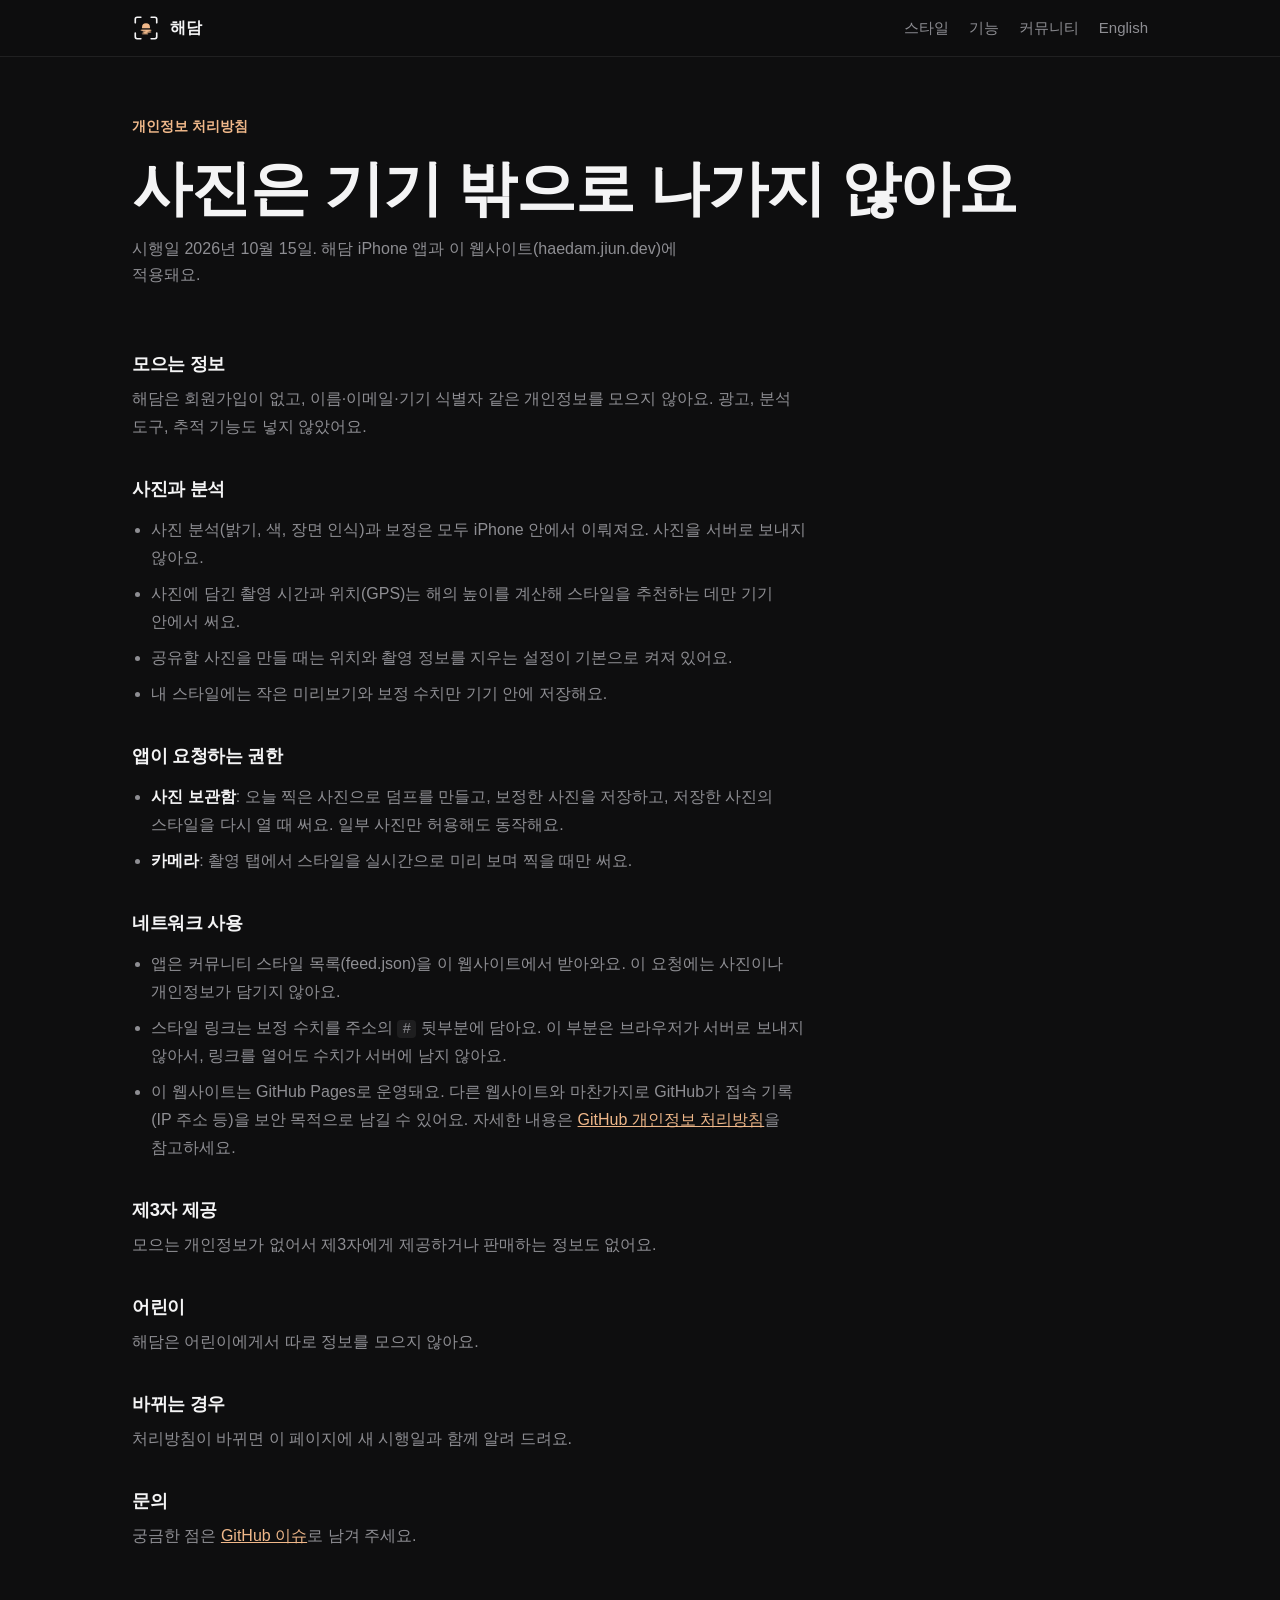
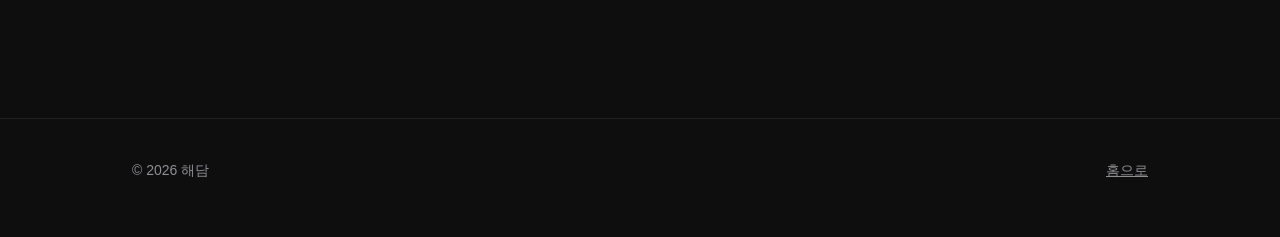
<file: privacy/index.html>
<!doctype html>
<html lang="ko">
<head>
<meta charset="utf-8">
<meta http-equiv="Content-Security-Policy" content="default-src 'self'; script-src 'self'; worker-src 'self'; connect-src 'self'; img-src 'self' data: blob:; style-src 'self'; font-src 'self'; object-src 'none'; base-uri 'none'; form-action 'none'">
<meta name="viewport" content="width=device-width, initial-scale=1, viewport-fit=cover">
<link rel="icon" type="image/png" href="../assets/favicon.png">
<link rel="apple-touch-icon" href="../assets/apple-touch-icon.png">
<link rel="canonical" href="https://haedam.jiun.dev/privacy/">
<link rel="alternate" hreflang="ko" href="https://haedam.jiun.dev/privacy/">
<link rel="alternate" hreflang="en" href="https://haedam.jiun.dev/en/privacy/">
<link rel="alternate" hreflang="x-default" href="https://haedam.jiun.dev/privacy/">
<title>개인정보 처리방침 — 해담</title>
<meta name="description" content="해담은 사진과 개인정보를 기기 밖으로 보내지 않아요. 처리방침 전문.">
<meta name="theme-color" content="#0E0E0F">
<link rel="stylesheet" href="../assets/style.css">
<meta property="og:type" content="website">
<meta property="og:site_name" content="해담">
<meta property="og:title" content="개인정보 처리방침 — 해담">
<meta property="og:description" content="해담은 사진과 개인정보를 기기 밖으로 보내지 않아요.">
<meta property="og:url" content="https://haedam.jiun.dev/privacy/">
<meta property="og:image" content="https://haedam.jiun.dev/assets/og-home.jpg">
<meta property="og:image:width" content="1200">
<meta property="og:image:height" content="630">
<meta property="og:locale" content="ko_KR">
<meta property="og:locale:alternate" content="en_US">
<meta name="twitter:card" content="summary_large_image">
<meta name="twitter:image" content="https://haedam.jiun.dev/assets/og-home.jpg">
</head>
<body>
<header class="site-header">
  <div class="wrap">
    <a class="brand" href="../"><svg class="brand-mark" aria-hidden="true" viewBox="0 0 120 120" xmlns="http://www.w3.org/2000/svg"><defs><clipPath id="hm"><rect x="20" y="18" width="80" height="43"/></clipPath></defs><path d="M14 38V22a8 8 0 0 1 8-8h16M82 14h16a8 8 0 0 1 8 8v16M106 82v16a8 8 0 0 1-8 8H82M38 106H22a8 8 0 0 1-8-8V82" fill="none" stroke="currentColor" stroke-width="7" stroke-linecap="round" stroke-linejoin="round"/><circle cx="60" cy="57" r="17" fill="var(--accent)" clip-path="url(#hm)"/><defs><mask id="hm-refl" maskUnits="userSpaceOnUse" x="0" y="0" width="120" height="120"><image href="../assets/reflection-mask.png" x="0" y="0" width="120" height="120"/></mask></defs><rect width="120" height="120" fill="var(--accent)" mask="url(#hm-refl)"/></svg>해담</a>
    <nav class="nav" aria-label="주요 메뉴">
      <a href="../#looks">스타일</a>
      <a href="../#features">기능</a>
      <a href="../community/">커뮤니티</a>
      <a class="lang" href="../en/privacy/" hreflang="en" lang="en">English</a>
    </nav>
  </div>
</header>

<main class="wrap">
  <div class="page-head">
    <span class="eyebrow">개인정보 처리방침</span>
    <h1>사진은 기기 밖으로 나가지 않아요</h1>
    <p>시행일 2026년 10월 15일. 해담 iPhone 앱과 이 웹사이트(haedam.jiun.dev)에 적용돼요.</p>
  </div>

  <article class="prose">
    <h2>모으는 정보</h2>
    <p>해담은 회원가입이 없고, 이름·이메일·기기 식별자 같은 개인정보를 모으지 않아요. 광고, 분석 도구, 추적 기능도 넣지 않았어요.</p>

    <h2>사진과 분석</h2>
    <ul>
      <li>사진 분석(밝기, 색, 장면 인식)과 보정은 모두 iPhone 안에서 이뤄져요. 사진을 서버로 보내지 않아요.</li>
      <li>사진에 담긴 촬영 시간과 위치(GPS)는 해의 높이를 계산해 스타일을 추천하는 데만 기기 안에서 써요.</li>
      <li>공유할 사진을 만들 때는 위치와 촬영 정보를 지우는 설정이 기본으로 켜져 있어요.</li>
      <li>내 스타일에는 작은 미리보기와 보정 수치만 기기 안에 저장해요.</li>
    </ul>

    <h2>앱이 요청하는 권한</h2>
    <ul>
      <li><strong>사진 보관함</strong>: 오늘 찍은 사진으로 덤프를 만들고, 보정한 사진을 저장하고, 저장한 사진의 스타일을 다시 열 때 써요. 일부 사진만 허용해도 동작해요.</li>
      <li><strong>카메라</strong>: 촬영 탭에서 스타일을 실시간으로 미리 보며 찍을 때만 써요.</li>
    </ul>

    <h2>네트워크 사용</h2>
    <ul>
      <li>앱은 커뮤니티 스타일 목록(feed.json)을 이 웹사이트에서 받아와요. 이 요청에는 사진이나 개인정보가 담기지 않아요.</li>
      <li>스타일 링크는 보정 수치를 주소의 <code>#</code> 뒷부분에 담아요. 이 부분은 브라우저가 서버로 보내지 않아서, 링크를 열어도 수치가 서버에 남지 않아요.</li>
      <li>이 웹사이트는 GitHub Pages로 운영돼요. 다른 웹사이트와 마찬가지로 GitHub가 접속 기록(IP 주소 등)을 보안 목적으로 남길 수 있어요. 자세한 내용은 <a href="https://docs.github.com/site-policy/privacy-policies/github-general-privacy-statement">GitHub 개인정보 처리방침</a>을 참고하세요.</li>
    </ul>

    <h2>제3자 제공</h2>
    <p>모으는 개인정보가 없어서 제3자에게 제공하거나 판매하는 정보도 없어요.</p>

    <h2>어린이</h2>
    <p>해담은 어린이에게서 따로 정보를 모으지 않아요.</p>

    <h2>바뀌는 경우</h2>
    <p>처리방침이 바뀌면 이 페이지에 새 시행일과 함께 알려 드려요.</p>

    <h2>문의</h2>
    <p>궁금한 점은 <a href="https://github.com/jiunbae/haedam-web/issues">GitHub 이슈</a>로 남겨 주세요.</p>
  </article>
</main>

<footer class="site-footer">
  <div class="wrap">
    <span>© 2026 해담</span>
    <a href="../">홈으로</a>
  </div>
</footer>
</body>
</html>
</file>
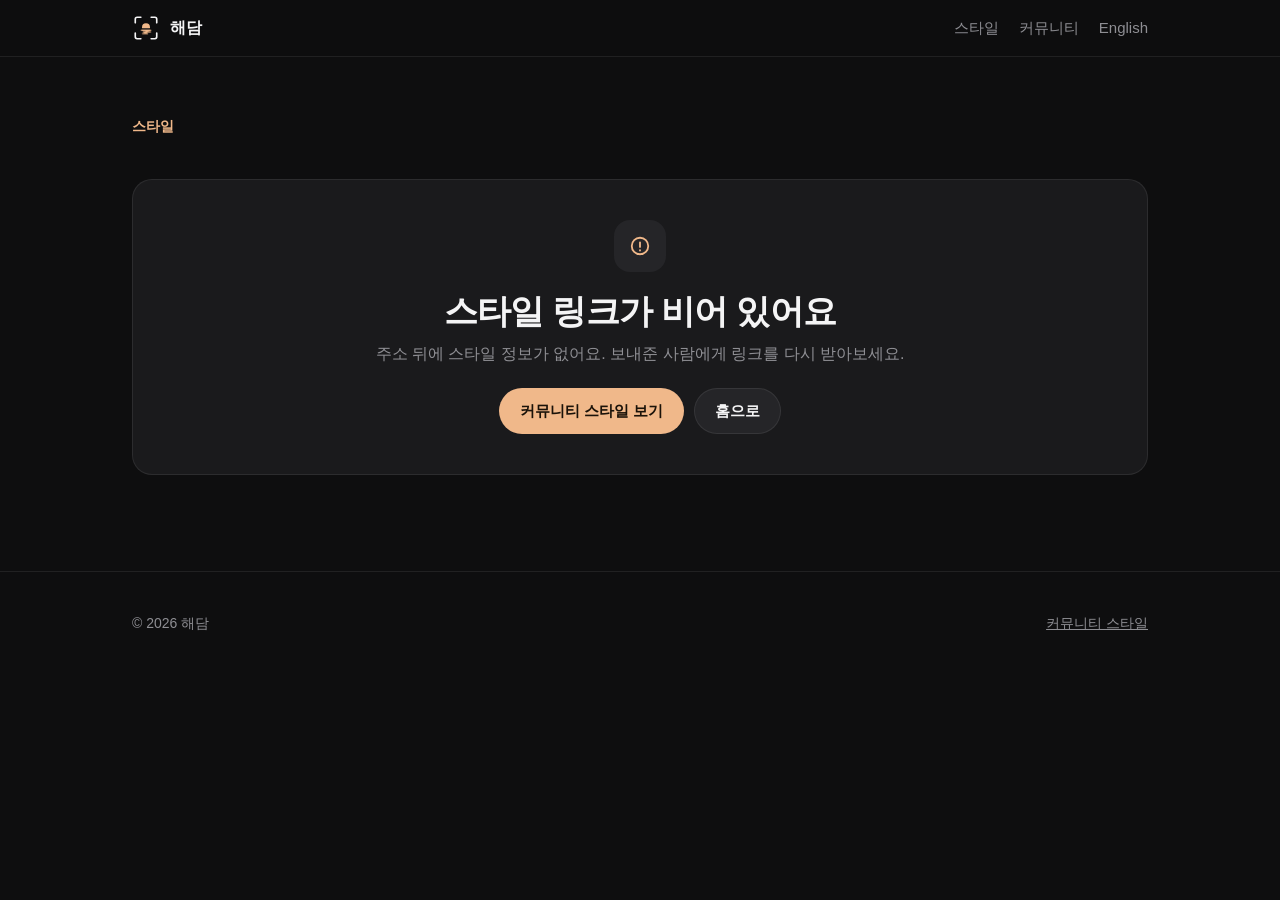
<file: r/index.html>
<!doctype html>
<html lang="ko">
<head>
<meta charset="utf-8">
<meta http-equiv="Content-Security-Policy" content="default-src 'self'; script-src 'self'; worker-src 'self'; connect-src 'self'; img-src 'self' data: blob:; style-src 'self'; font-src 'self'; object-src 'none'; base-uri 'none'; form-action 'none'">
<meta name="viewport" content="width=device-width, initial-scale=1, viewport-fit=cover">
<link rel="icon" type="image/png" href="../assets/favicon.png">
<link rel="apple-touch-icon" href="../assets/apple-touch-icon.png">
<title>스타일 — 해담</title>
<meta name="description" content="해담 스타일을 확인하고 앱에서 열어보세요.">
<meta name="apple-itunes-app" content="app-id=6823169776">
<meta name="theme-color" content="#0E0E0F">
<meta name="robots" content="noindex">
<link rel="stylesheet" href="../assets/style.css">
<meta property="og:type" content="website">
<meta property="og:site_name" content="해담">
<meta property="og:title" content="해담 스타일">
<meta property="og:description" content="열면 보정 전후 사진과 모든 수치를 볼 수 있어요. 해담 앱에서 바로 써보세요.">
<meta property="og:url" content="https://haedam.jiun.dev/r/">
<meta property="og:image" content="https://haedam.jiun.dev/assets/og-recipe.jpg">
<meta property="og:image:width" content="1200">
<meta property="og:image:height" content="630">
<meta property="og:locale" content="ko_KR">
<meta name="twitter:card" content="summary_large_image">
<meta name="twitter:image" content="https://haedam.jiun.dev/assets/og-recipe.jpg">
</head>
<body>
<header class="site-header">
  <div class="wrap">
    <a class="brand" href="../"><svg class="brand-mark" aria-hidden="true" viewBox="0 0 120 120" xmlns="http://www.w3.org/2000/svg"><defs><clipPath id="hm"><rect x="20" y="18" width="80" height="43"/></clipPath></defs><path d="M14 38V22a8 8 0 0 1 8-8h16M82 14h16a8 8 0 0 1 8 8v16M106 82v16a8 8 0 0 1-8 8H82M38 106H22a8 8 0 0 1-8-8V82" fill="none" stroke="currentColor" stroke-width="7" stroke-linecap="round" stroke-linejoin="round"/><circle cx="60" cy="57" r="17" fill="var(--accent)" clip-path="url(#hm)"/><defs><mask id="hm-refl" maskUnits="userSpaceOnUse" x="0" y="0" width="120" height="120"><image href="../assets/reflection-mask.png" x="0" y="0" width="120" height="120"/></mask></defs><rect width="120" height="120" fill="var(--accent)" mask="url(#hm-refl)"/></svg>해담</a>
    <nav class="nav" aria-label="주요 메뉴">
      <a href="../#looks">스타일</a>
      <a href="../community/">커뮤니티</a>
      <a class="lang" id="lang" href="../en/r/" hreflang="en" lang="en">English</a>
    </nav>
  </div>
</header>

<main class="wrap">
  <div class="page-head">
    <span class="eyebrow">스타일</span>
  </div>

  <div id="view" hidden>
    <div class="card recipe-hero">
      <div class="preview">
        <div class="shot" id="shot" role="button" aria-pressed="false" tabindex="0" aria-label="스타일 미리보기, 누르고 있으면 원본">
          <img id="pv-base" alt="">
          <canvas id="pv-canvas" width="540" height="675" aria-hidden="true"></canvas>
          <span class="sweep" aria-hidden="true"></span>
          <img class="after" id="pv-after" alt="" hidden>
          <img class="before" id="pv-before" alt="">
          <span class="hint">누르고 있으면 원본</span>
          <span class="busy" id="pv-busy" role="status" aria-live="polite" hidden><span class="dots" aria-hidden="true"><i></i><i></i><i></i></span><span id="pv-busy-text">스타일 입히는 중</span></span>
        </div>
        <div class="chips samples" id="samples" role="group" aria-label="예시 사진 고르기"></div>
      </div>
      <div>
        <h1 id="name"></h1>
        <p class="meta" id="meta"></p>
        <div class="btn-row">
          <a class="btn btn-accent" id="open-app" href="#">앱에서 열기</a>
          <a class="btn" href="https://apps.apple.com/kr/app/id6823169776">앱 받기</a>
          <button class="btn" type="button" id="copy">링크 복사</button>
        </div>
      </div>
    </div>

    <div class="groups" id="groups"></div>

    <div class="card note">
      <strong>Apple 사진 앱 근사값</strong> — 여기 나온 수치는 해담 렌더러 기준이에요. 사진 앱에 같은 이름의 항목이 있어도 계산 방식이 달라서 결과가 조금 다를 수 있어요. 따라 할 땐 참고용으로만 봐주세요.
    </div>
  </div>

  <div id="error" class="card empty" hidden>
    <div class="icon" aria-hidden="true"><svg width="22" height="22" viewBox="0 0 24 24" fill="none" stroke="currentColor" stroke-width="2" stroke-linecap="round"><circle cx="12" cy="12" r="9"/><path d="M12 8v5M12 16.5v.5"/></svg></div>
    <h2 id="error-title">스타일을 열 수 없어요</h2>
    <p id="error-msg">링크가 잘렸거나 잘못된 것 같아요. 보내준 사람에게 링크를 다시 받아보세요.</p>
    <div class="btn-row">
      <a class="btn btn-accent" href="../community/">커뮤니티 스타일 보기</a>
      <a class="btn" href="../">홈으로</a>
    </div>
  </div>
</main>

<footer class="site-footer">
  <div class="wrap">
    <span>© 2026 해담</span>
    <a href="../community/">커뮤니티 스타일</a>
  </div>
</footer>

<div class="toast" id="toast" role="status" aria-live="polite"></div>

<script src="../assets/recipe.js"></script>
<script src="../assets/recipe-page.js"></script>
</body>
</html>
</file>
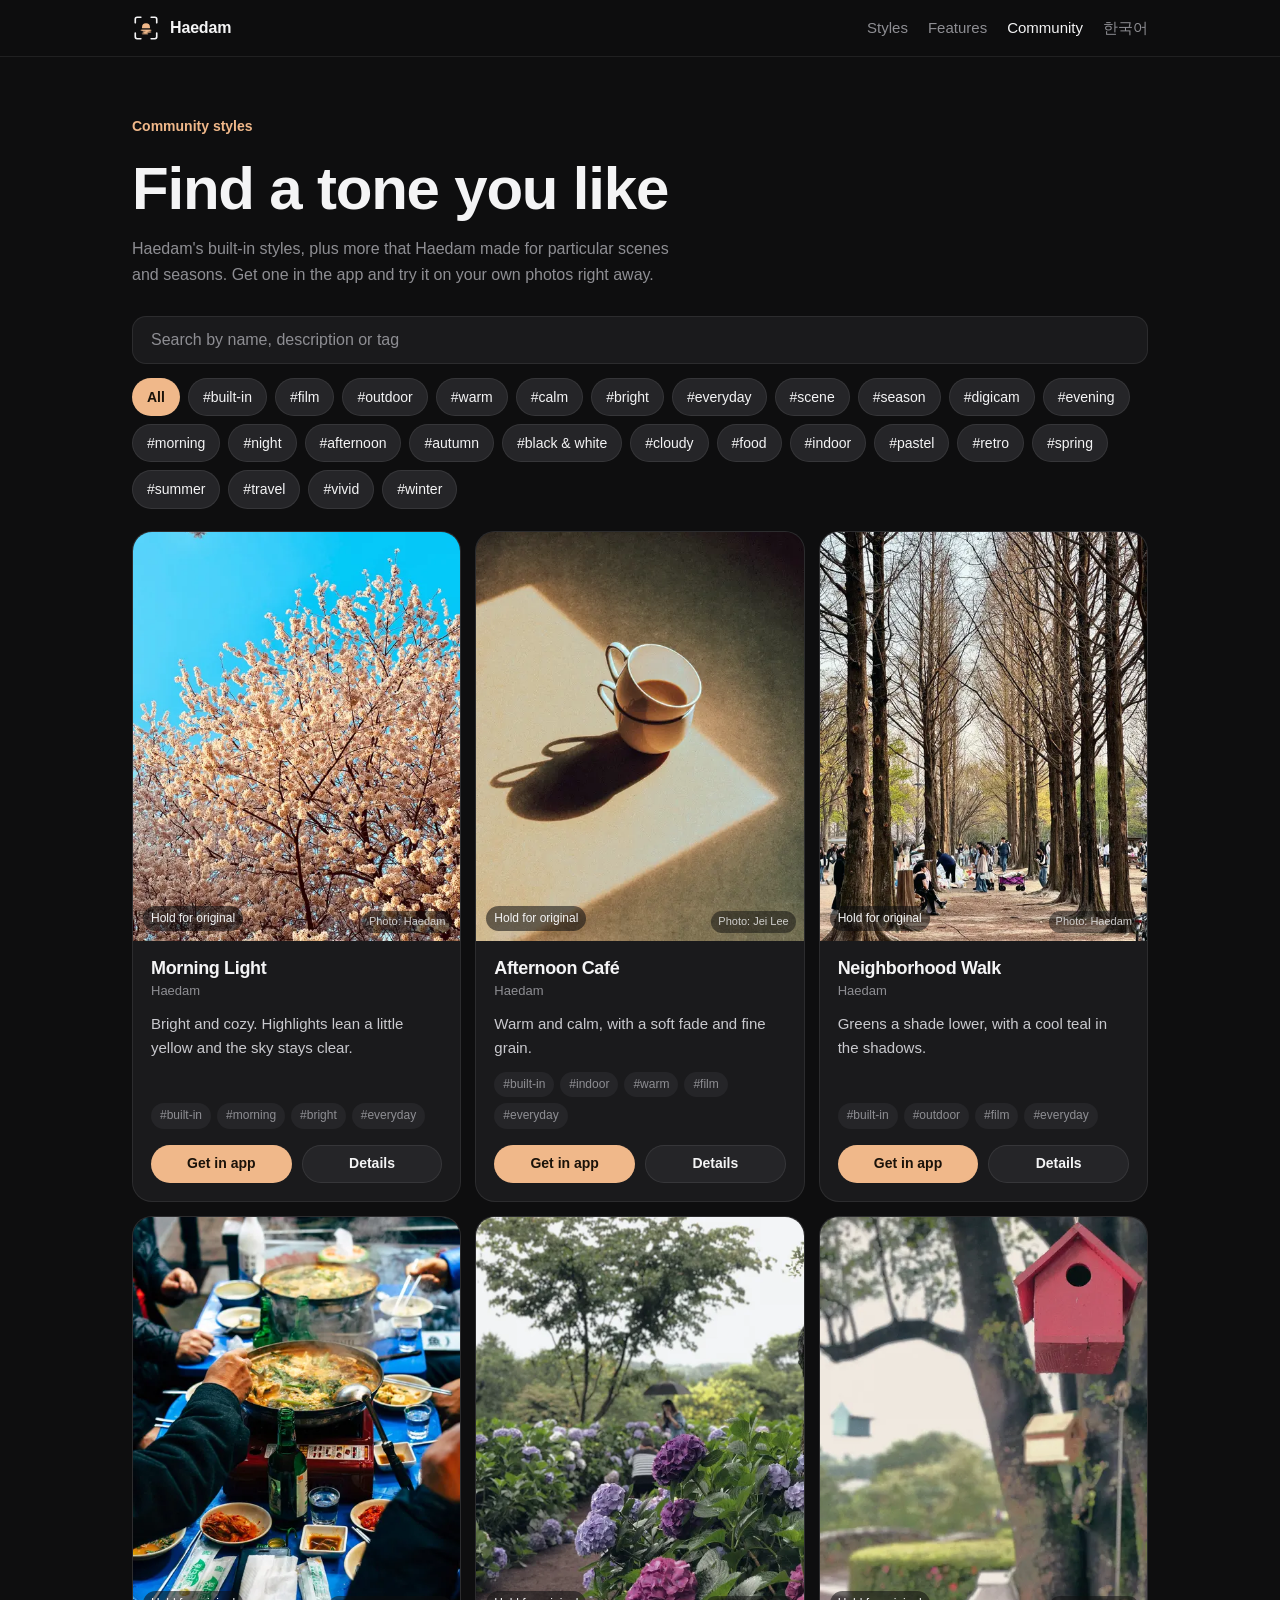
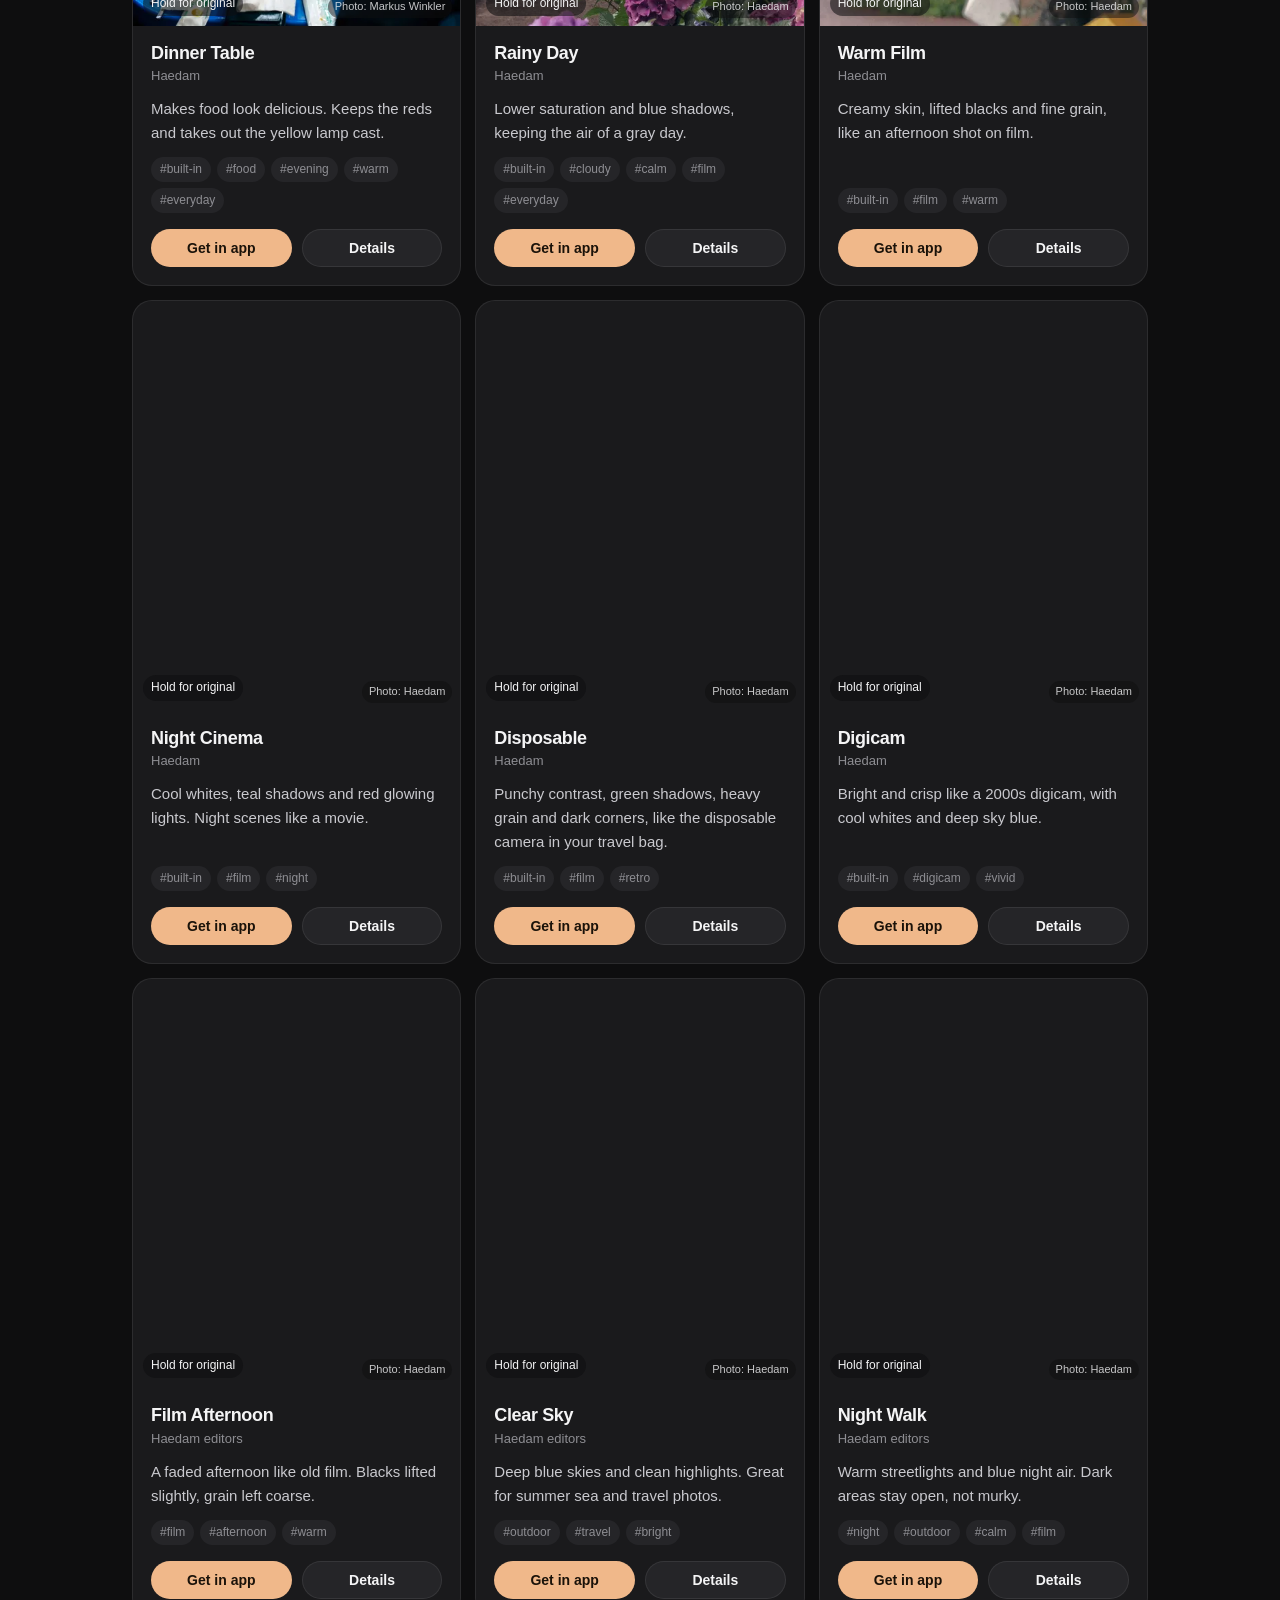
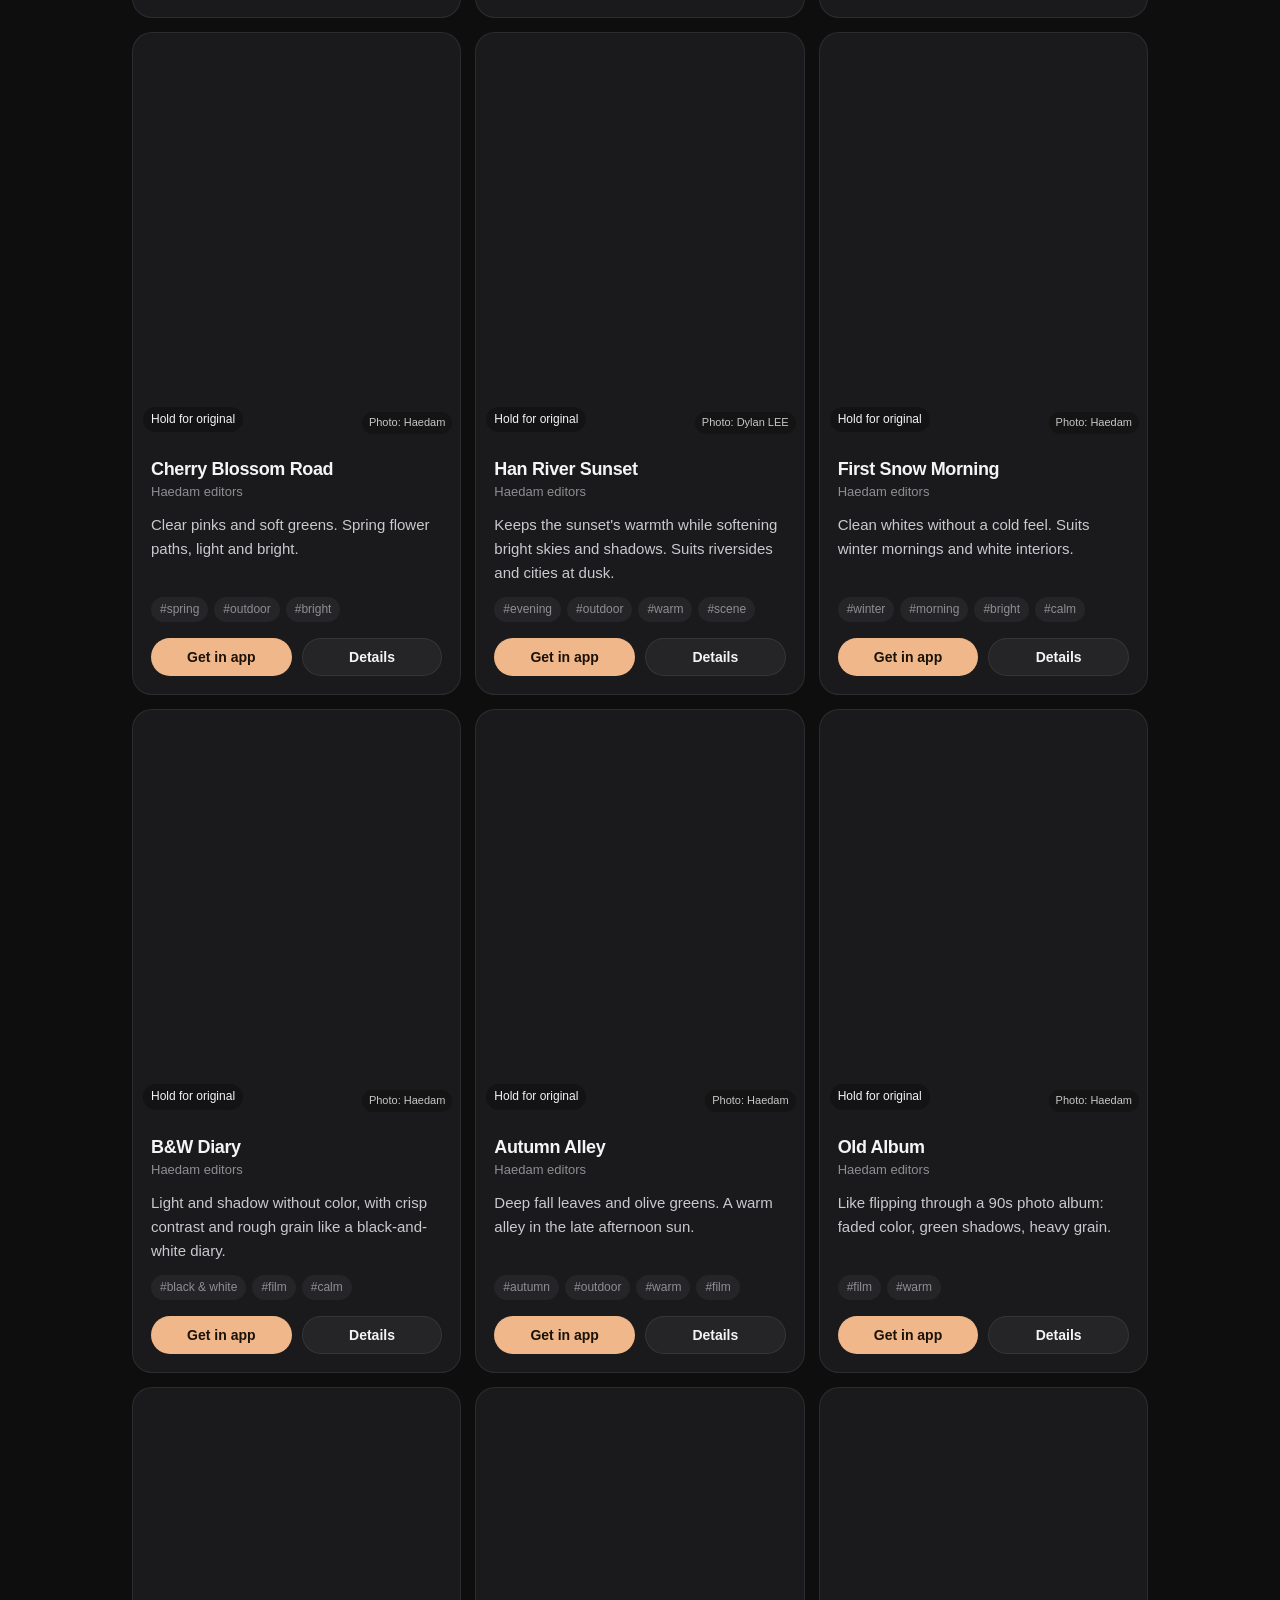
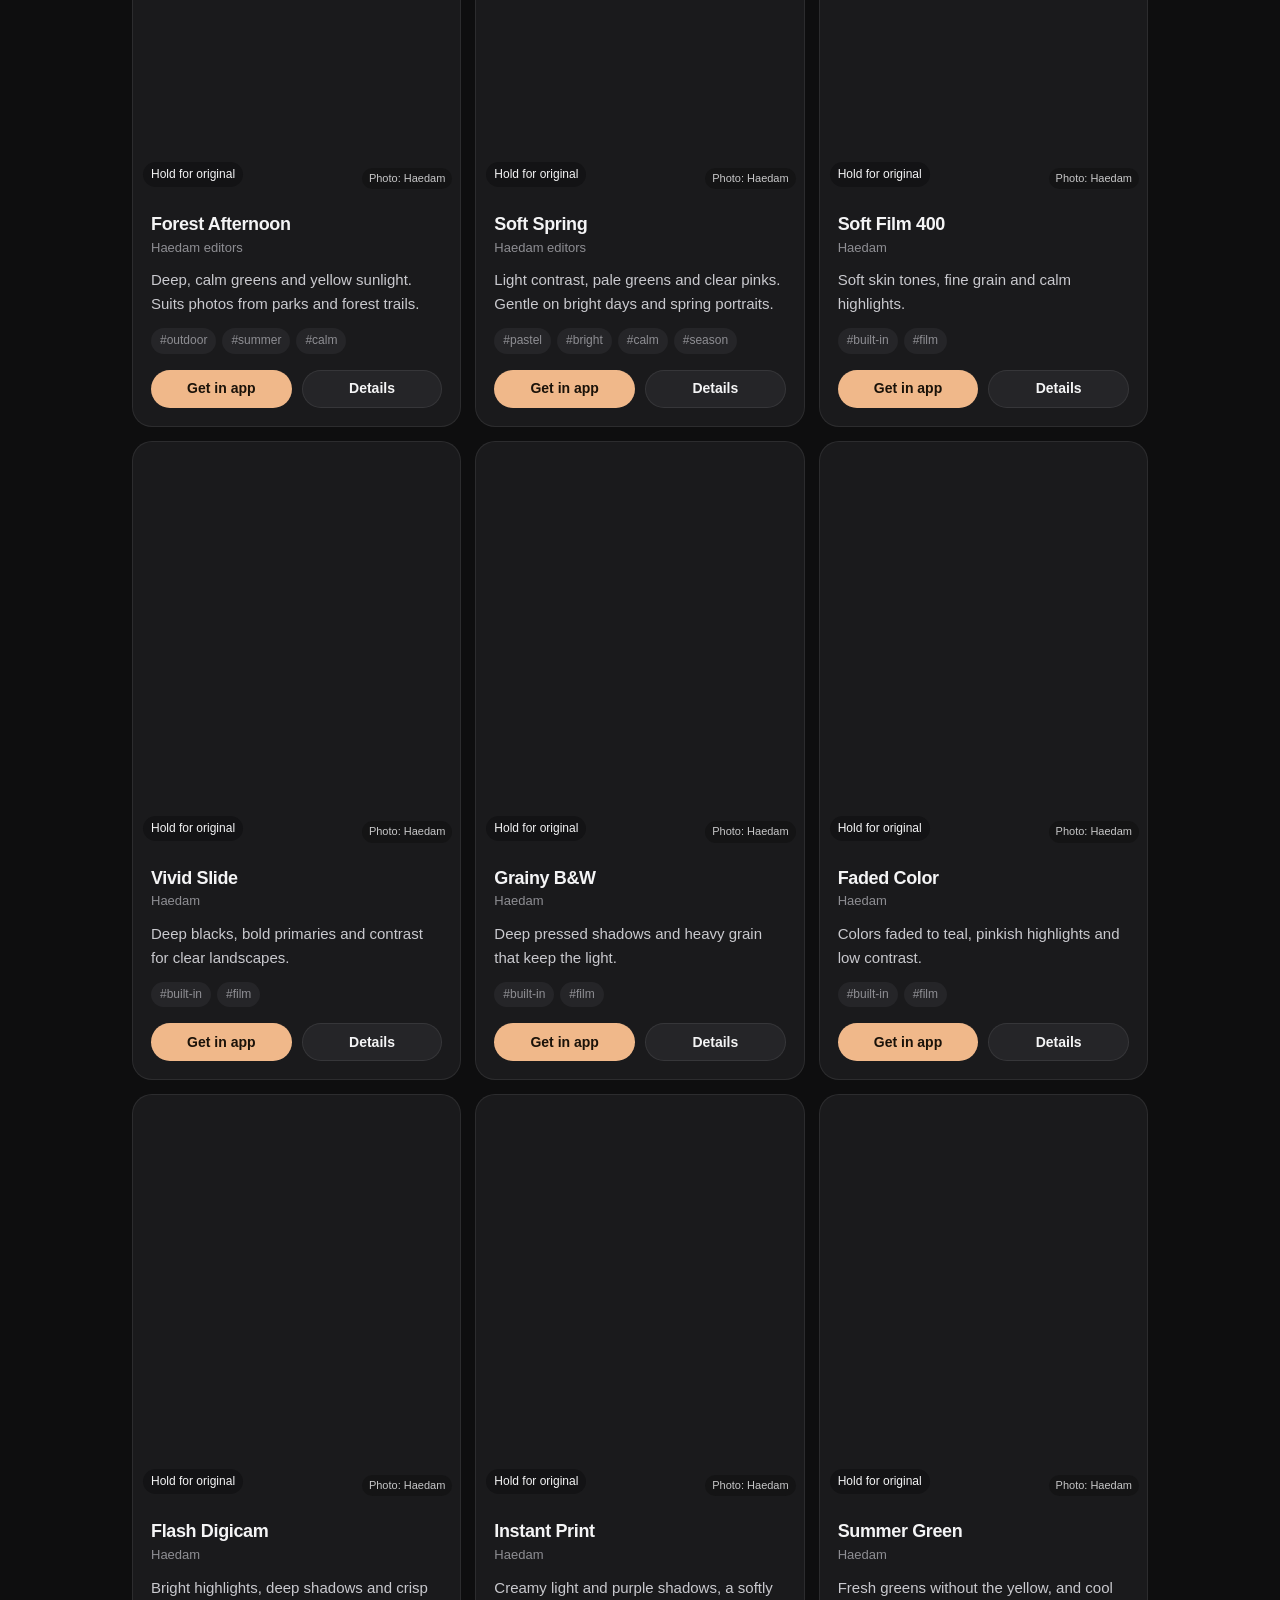
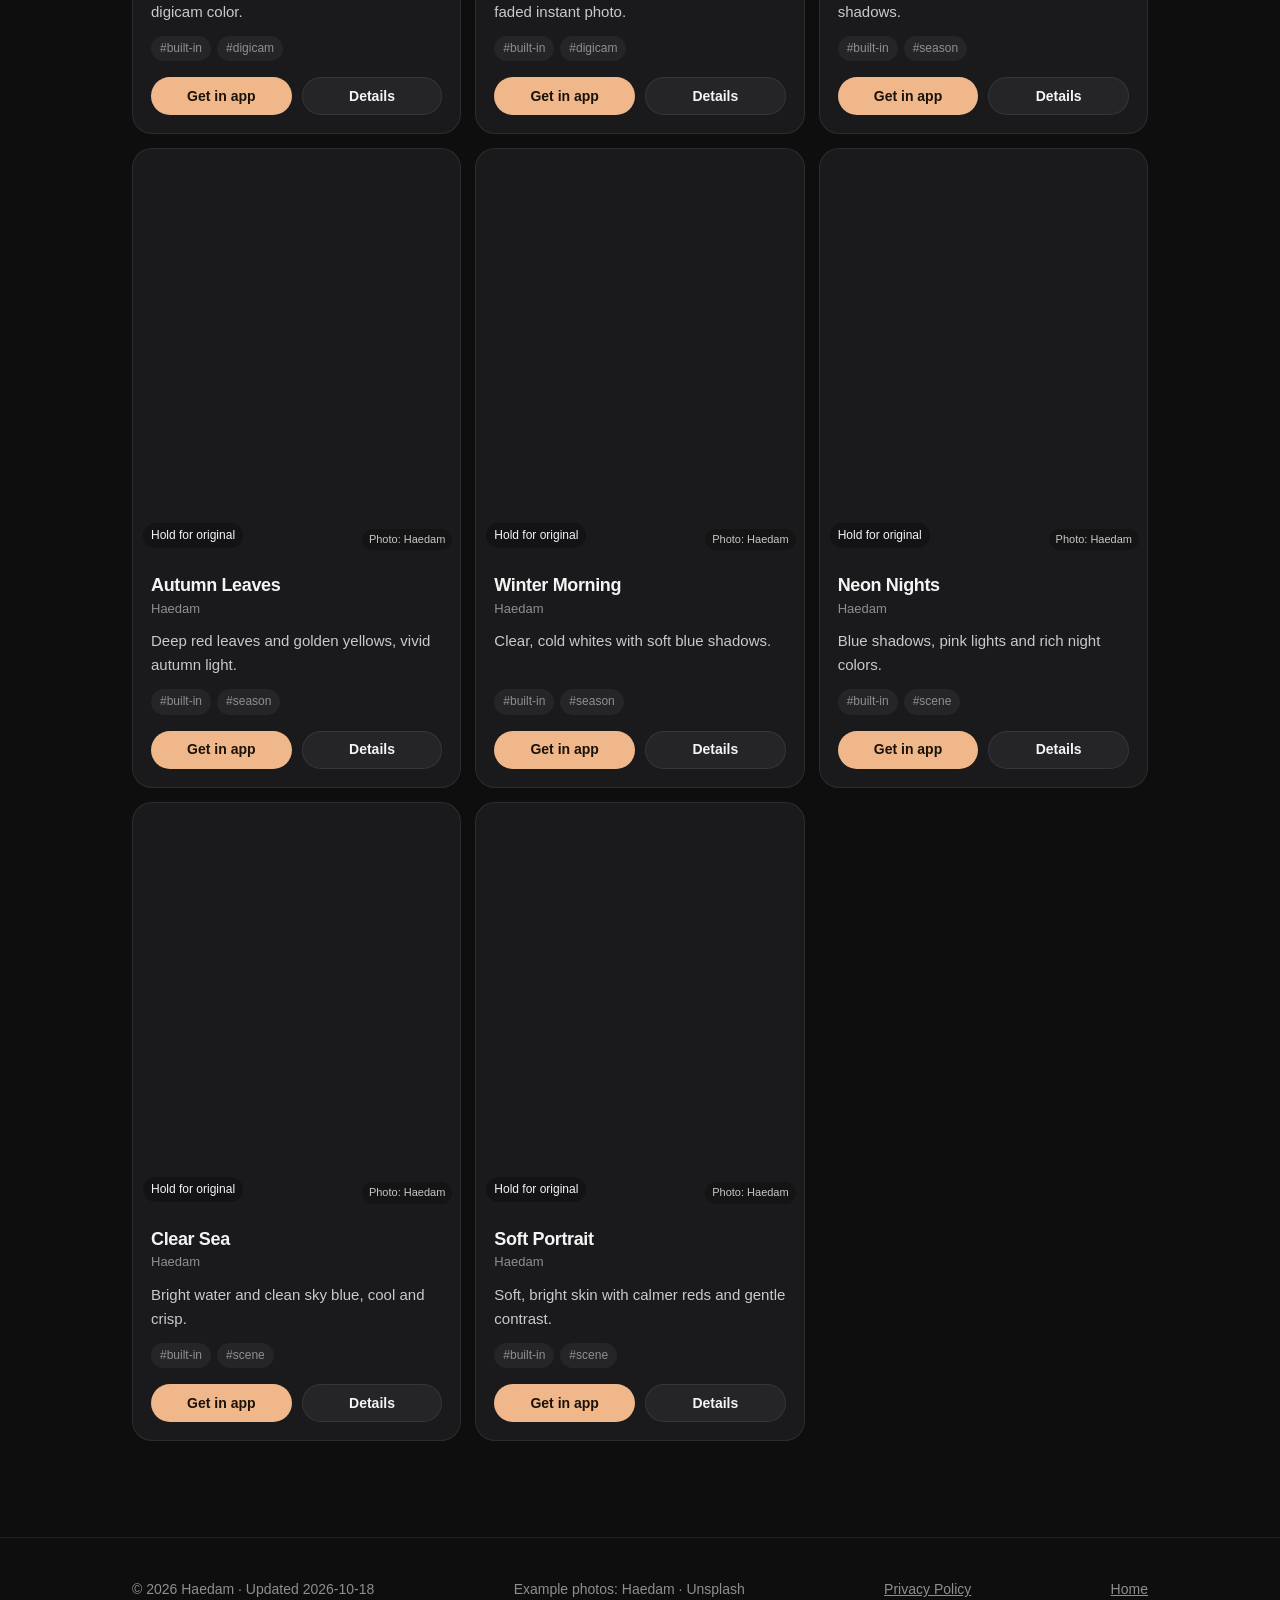
<file: en/community/index.html>
<!doctype html>
<html lang="en">
<head>
<meta charset="utf-8">
<meta http-equiv="Content-Security-Policy" content="default-src 'self'; script-src 'self'; worker-src 'self'; connect-src 'self'; img-src 'self' data: blob:; style-src 'self'; font-src 'self'; object-src 'none'; base-uri 'none'; form-action 'none'">
<meta name="viewport" content="width=device-width, initial-scale=1, viewport-fit=cover">
<link rel="icon" type="image/png" href="../../assets/favicon.png">
<link rel="apple-touch-icon" href="../../assets/apple-touch-icon.png">
<link rel="canonical" href="https://haedam.jiun.dev/en/community/">
<link rel="alternate" hreflang="ko" href="https://haedam.jiun.dev/community/">
<link rel="alternate" hreflang="en" href="https://haedam.jiun.dev/en/community/">
<link rel="alternate" hreflang="x-default" href="https://haedam.jiun.dev/community/">
<title>Community styles — Haedam</title>
<meta name="description" content="Browse Haedam's styles and get the ones you like in the app.">
<meta name="apple-itunes-app" content="app-id=6823169776">
<meta name="theme-color" content="#0E0E0F">
<link rel="stylesheet" href="../../assets/style.css">
<meta property="og:type" content="website">
<meta property="og:site_name" content="Haedam">
<meta property="og:title" content="Community styles — Haedam">
<meta property="og:description" content="Get the photo tones Haedam made for all kinds of scenes and try them on your own photos.">
<meta property="og:url" content="https://haedam.jiun.dev/en/community/">
<meta property="og:image" content="https://haedam.jiun.dev/assets/og-community.jpg">
<meta property="og:image:width" content="1200">
<meta property="og:image:height" content="630">
<meta property="og:locale" content="en_US">
<meta property="og:locale:alternate" content="ko_KR">
<meta name="twitter:card" content="summary_large_image">
<meta name="twitter:image" content="https://haedam.jiun.dev/assets/og-community.jpg">
</head>
<body>
<header class="site-header">
  <div class="wrap">
    <a class="brand" href="../"><svg class="brand-mark" aria-hidden="true" viewBox="0 0 120 120" xmlns="http://www.w3.org/2000/svg"><defs><clipPath id="hm"><rect x="20" y="18" width="80" height="43"/></clipPath></defs><path d="M14 38V22a8 8 0 0 1 8-8h16M82 14h16a8 8 0 0 1 8 8v16M106 82v16a8 8 0 0 1-8 8H82M38 106H22a8 8 0 0 1-8-8V82" fill="none" stroke="currentColor" stroke-width="7" stroke-linecap="round" stroke-linejoin="round"/><circle cx="60" cy="57" r="17" fill="var(--accent)" clip-path="url(#hm)"/><defs><mask id="hm-refl" maskUnits="userSpaceOnUse" x="0" y="0" width="120" height="120"><image href="../../assets/reflection-mask.png" x="0" y="0" width="120" height="120"/></mask></defs><rect width="120" height="120" fill="var(--accent)" mask="url(#hm-refl)"/></svg>Haedam</a>
    <nav class="nav" aria-label="Main menu">
      <a href="../#looks">Styles</a>
      <a class="nav-opt" href="../#features">Features</a>
      <a href="./" aria-current="page">Community</a>
      <a class="lang" href="../../community/" hreflang="ko" lang="ko">한국어</a>
    </nav>
  </div>
</header>

<main class="wrap">
  <div class="page-head">
    <span class="eyebrow">Community styles</span>
    <h1>Find a tone you like</h1>
    <p>Haedam's built-in styles, plus more that Haedam made for particular scenes and seasons. Get one in the app and try it on your own photos right away.</p>
  </div>

  <div class="toolbar">
    <input class="search" id="q" type="search" aria-label="Search styles" placeholder="Search by name, description or tag" autocomplete="off">
    <div class="chips" id="chips" role="group" aria-label="Filter by tag"></div>
  </div>

  <div class="feed" id="feed" aria-live="polite"></div>
  <p class="status" id="status">Loading styles…</p>
</main>

<footer class="site-footer">
  <div class="wrap">
    <span id="updated">© 2026 Haedam</span>
    <span>Example photos: Haedam · Unsplash</span>
    <a href="../privacy/">Privacy Policy</a>
    <a href="../">Home</a>
  </div>
</footer>

<script src="../../assets/recipe.js"></script>
<script src="../../assets/community.js" data-root="../../" data-feed="../../community/feed.json" data-recipe="../r/"></script>
</body>
</html>
</file>
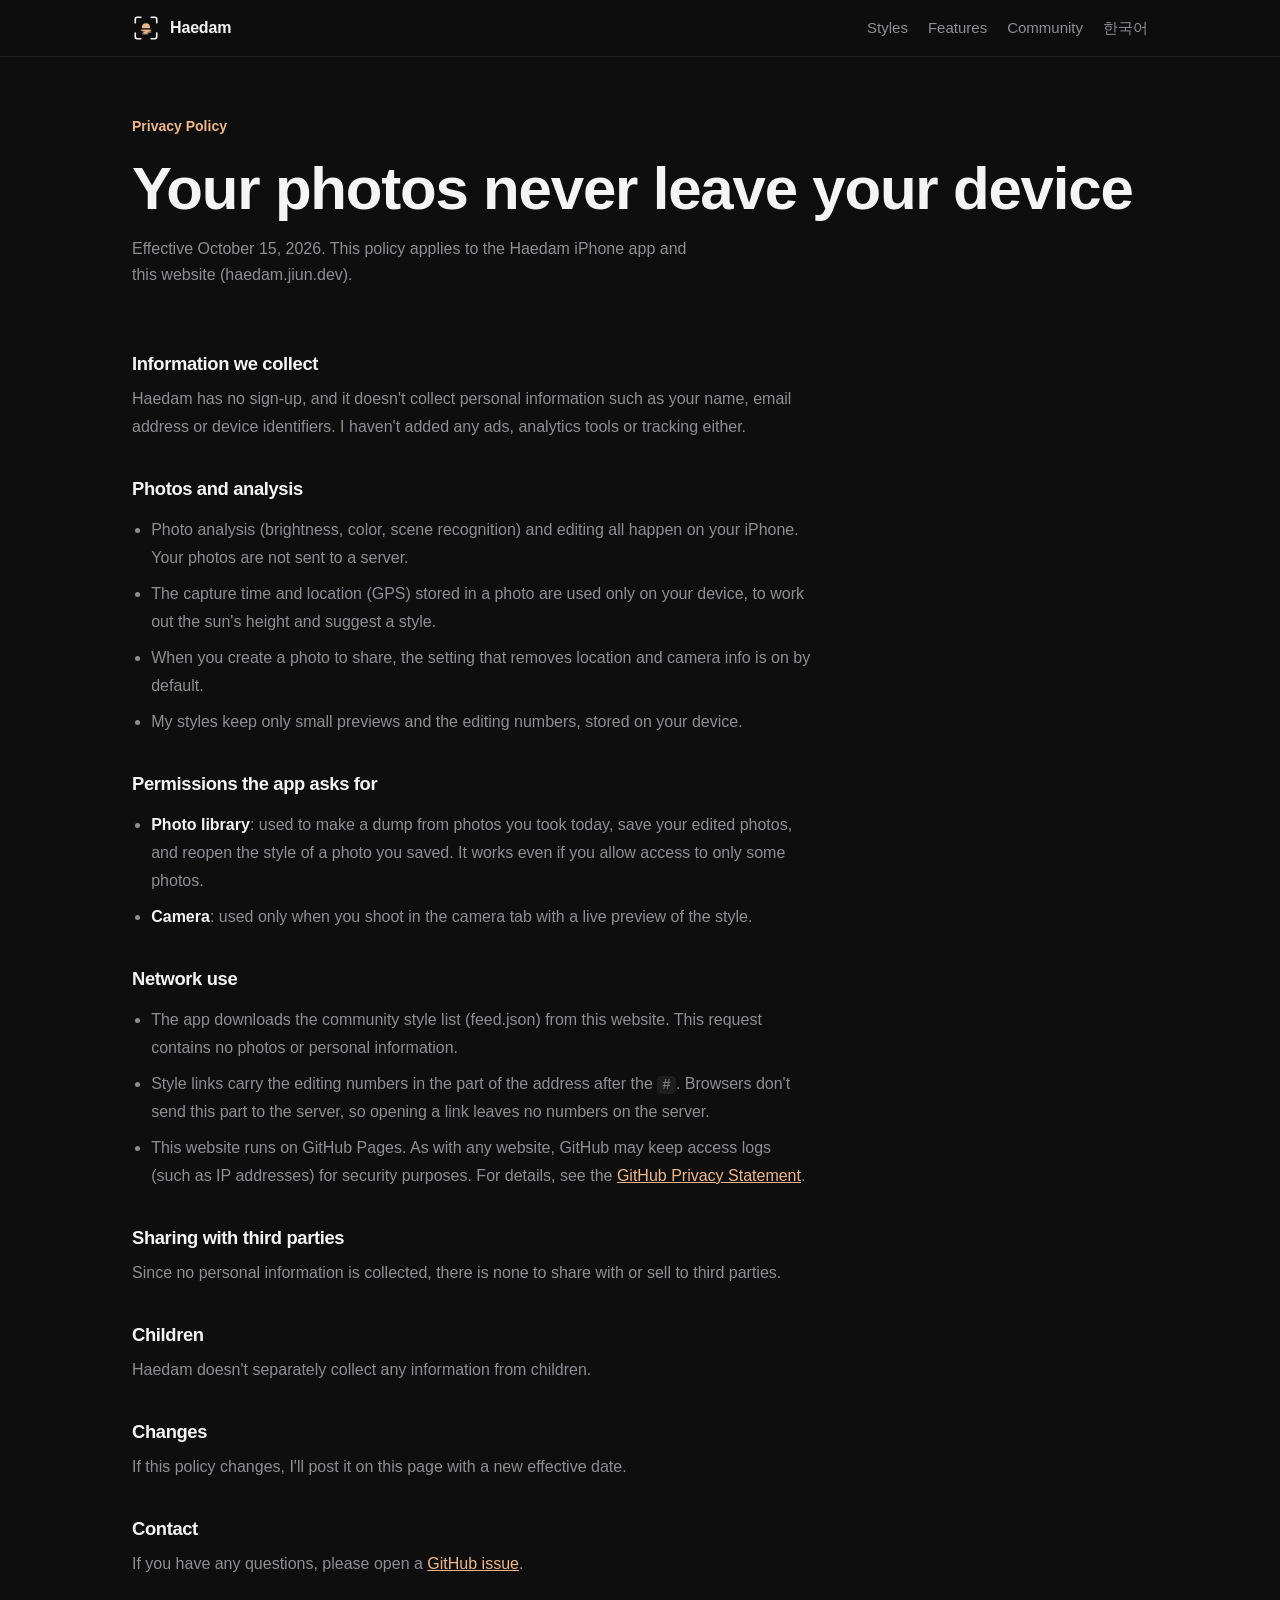
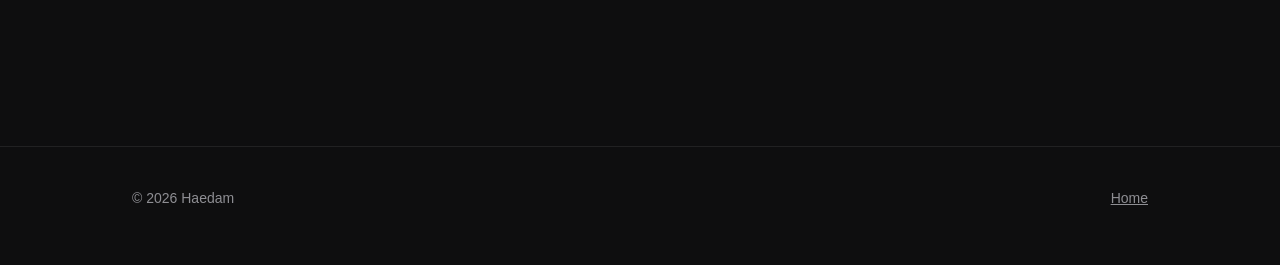
<file: en/privacy/index.html>
<!doctype html>
<html lang="en">
<head>
<meta charset="utf-8">
<meta http-equiv="Content-Security-Policy" content="default-src 'self'; script-src 'self'; worker-src 'self'; connect-src 'self'; img-src 'self' data: blob:; style-src 'self'; font-src 'self'; object-src 'none'; base-uri 'none'; form-action 'none'">
<meta name="viewport" content="width=device-width, initial-scale=1, viewport-fit=cover">
<link rel="icon" type="image/png" href="../../assets/favicon.png">
<link rel="apple-touch-icon" href="../../assets/apple-touch-icon.png">
<link rel="canonical" href="https://haedam.jiun.dev/en/privacy/">
<link rel="alternate" hreflang="ko" href="https://haedam.jiun.dev/privacy/">
<link rel="alternate" hreflang="en" href="https://haedam.jiun.dev/en/privacy/">
<link rel="alternate" hreflang="x-default" href="https://haedam.jiun.dev/privacy/">
<title>Privacy Policy — Haedam</title>
<meta name="description" content="Haedam doesn't send your photos or personal information off your device. The full policy.">
<meta name="theme-color" content="#0E0E0F">
<link rel="stylesheet" href="../../assets/style.css">
<meta property="og:type" content="website">
<meta property="og:site_name" content="Haedam">
<meta property="og:title" content="Privacy Policy — Haedam">
<meta property="og:description" content="Haedam doesn't send your photos or personal information off your device.">
<meta property="og:url" content="https://haedam.jiun.dev/en/privacy/">
<meta property="og:image" content="https://haedam.jiun.dev/assets/og-home.jpg">
<meta property="og:image:width" content="1200">
<meta property="og:image:height" content="630">
<meta property="og:locale" content="en_US">
<meta property="og:locale:alternate" content="ko_KR">
<meta name="twitter:card" content="summary_large_image">
<meta name="twitter:image" content="https://haedam.jiun.dev/assets/og-home.jpg">
</head>
<body>
<header class="site-header">
  <div class="wrap">
    <a class="brand" href="../"><svg class="brand-mark" aria-hidden="true" viewBox="0 0 120 120" xmlns="http://www.w3.org/2000/svg"><defs><clipPath id="hm"><rect x="20" y="18" width="80" height="43"/></clipPath></defs><path d="M14 38V22a8 8 0 0 1 8-8h16M82 14h16a8 8 0 0 1 8 8v16M106 82v16a8 8 0 0 1-8 8H82M38 106H22a8 8 0 0 1-8-8V82" fill="none" stroke="currentColor" stroke-width="7" stroke-linecap="round" stroke-linejoin="round"/><circle cx="60" cy="57" r="17" fill="var(--accent)" clip-path="url(#hm)"/><defs><mask id="hm-refl" maskUnits="userSpaceOnUse" x="0" y="0" width="120" height="120"><image href="../../assets/reflection-mask.png" x="0" y="0" width="120" height="120"/></mask></defs><rect width="120" height="120" fill="var(--accent)" mask="url(#hm-refl)"/></svg>Haedam</a>
    <nav class="nav" aria-label="Main menu">
      <a href="../#looks">Styles</a>
      <a class="nav-opt" href="../#features">Features</a>
      <a href="../community/">Community</a>
      <a class="lang" href="../../privacy/" hreflang="ko" lang="ko">한국어</a>
    </nav>
  </div>
</header>

<main class="wrap">
  <div class="page-head">
    <span class="eyebrow">Privacy Policy</span>
    <h1>Your photos never leave your device</h1>
    <p>Effective October 15, 2026. This policy applies to the Haedam iPhone app and this website (haedam.jiun.dev).</p>
  </div>

  <article class="prose">
    <h2>Information we collect</h2>
    <p>Haedam has no sign-up, and it doesn't collect personal information such as your name, email address or device identifiers. I haven't added any ads, analytics tools or tracking either.</p>

    <h2>Photos and analysis</h2>
    <ul>
      <li>Photo analysis (brightness, color, scene recognition) and editing all happen on your iPhone. Your photos are not sent to a server.</li>
      <li>The capture time and location (GPS) stored in a photo are used only on your device, to work out the sun's height and suggest a style.</li>
      <li>When you create a photo to share, the setting that removes location and camera info is on by default.</li>
      <li>My styles keep only small previews and the editing numbers, stored on your device.</li>
    </ul>

    <h2>Permissions the app asks for</h2>
    <ul>
      <li><strong>Photo library</strong>: used to make a dump from photos you took today, save your edited photos, and reopen the style of a photo you saved. It works even if you allow access to only some photos.</li>
      <li><strong>Camera</strong>: used only when you shoot in the camera tab with a live preview of the style.</li>
    </ul>

    <h2>Network use</h2>
    <ul>
      <li>The app downloads the community style list (feed.json) from this website. This request contains no photos or personal information.</li>
      <li>Style links carry the editing numbers in the part of the address after the <code>#</code>. Browsers don't send this part to the server, so opening a link leaves no numbers on the server.</li>
      <li>This website runs on GitHub Pages. As with any website, GitHub may keep access logs (such as IP addresses) for security purposes. For details, see the <a href="https://docs.github.com/site-policy/privacy-policies/github-general-privacy-statement">GitHub Privacy Statement</a>.</li>
    </ul>

    <h2>Sharing with third parties</h2>
    <p>Since no personal information is collected, there is none to share with or sell to third parties.</p>

    <h2>Children</h2>
    <p>Haedam doesn't separately collect any information from children.</p>

    <h2>Changes</h2>
    <p>If this policy changes, I'll post it on this page with a new effective date.</p>

    <h2>Contact</h2>
    <p>If you have any questions, please open a <a href="https://github.com/jiunbae/haedam-web/issues">GitHub issue</a>.</p>
  </article>
</main>

<footer class="site-footer">
  <div class="wrap">
    <span>© 2026 Haedam</span>
    <a href="../">Home</a>
  </div>
</footer>
</body>
</html>
</file>
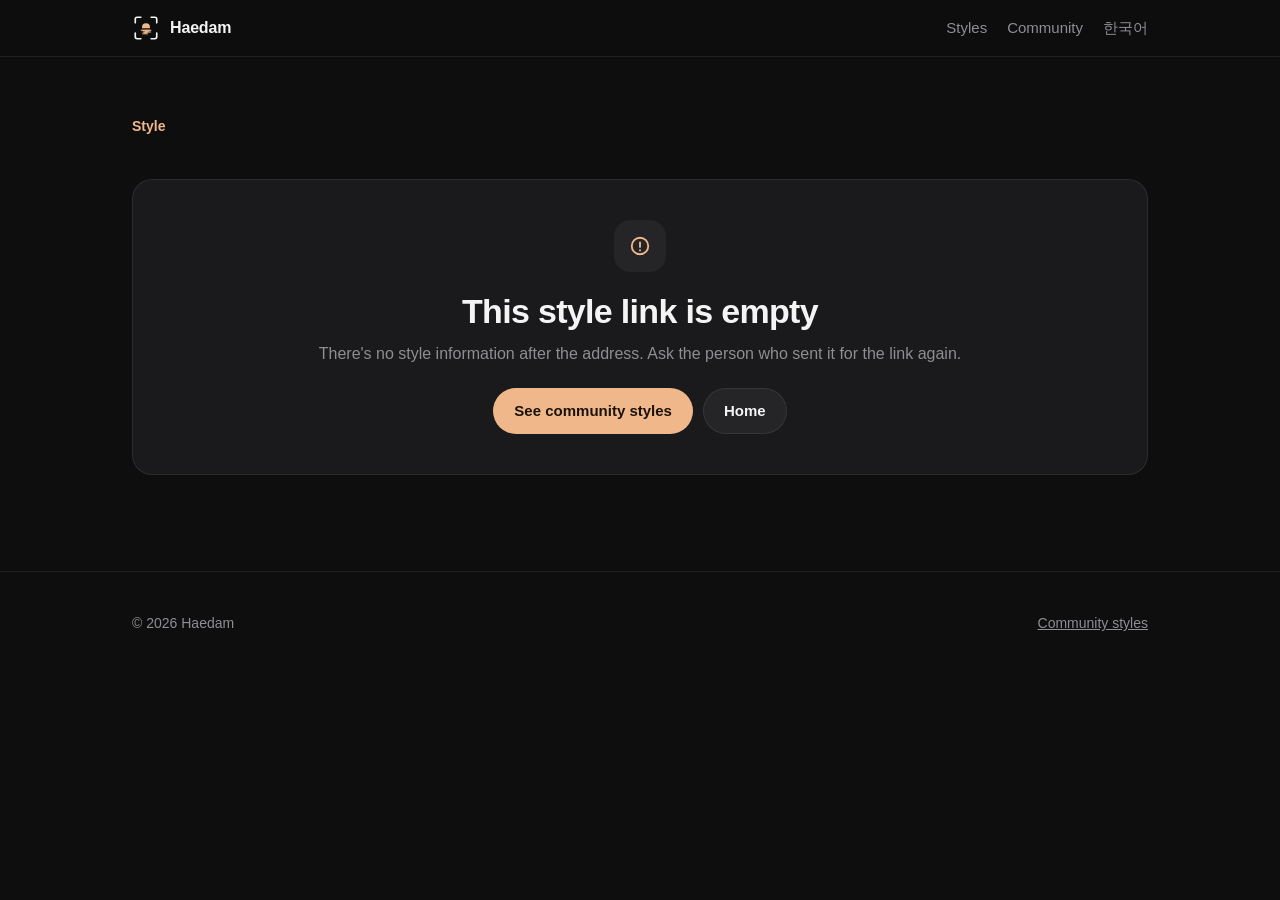
<file: en/r/index.html>
<!doctype html>
<html lang="en">
<head>
<meta charset="utf-8">
<meta http-equiv="Content-Security-Policy" content="default-src 'self'; script-src 'self'; worker-src 'self'; connect-src 'self'; img-src 'self' data: blob:; style-src 'self'; font-src 'self'; object-src 'none'; base-uri 'none'; form-action 'none'">
<meta name="viewport" content="width=device-width, initial-scale=1, viewport-fit=cover">
<link rel="icon" type="image/png" href="../../assets/favicon.png">
<link rel="apple-touch-icon" href="../../assets/apple-touch-icon.png">
<title>Style — Haedam</title>
<meta name="description" content="See this Haedam style and open it in the app.">
<meta name="apple-itunes-app" content="app-id=6823169776">
<meta name="theme-color" content="#0E0E0F">
<meta name="robots" content="noindex">
<link rel="stylesheet" href="../../assets/style.css">
<meta property="og:type" content="website">
<meta property="og:site_name" content="Haedam">
<meta property="og:title" content="Haedam style">
<meta property="og:description" content="Open it to see before and after photos and every setting. Try it right away in the Haedam app.">
<meta property="og:url" content="https://haedam.jiun.dev/en/r/">
<meta property="og:image" content="https://haedam.jiun.dev/assets/og-recipe.jpg">
<meta property="og:image:width" content="1200">
<meta property="og:image:height" content="630">
<meta property="og:locale" content="en_US">
<meta property="og:locale:alternate" content="ko_KR">
<meta name="twitter:card" content="summary_large_image">
<meta name="twitter:image" content="https://haedam.jiun.dev/assets/og-recipe.jpg">
</head>
<body>
<header class="site-header">
  <div class="wrap">
    <a class="brand" href="../"><svg class="brand-mark" aria-hidden="true" viewBox="0 0 120 120" xmlns="http://www.w3.org/2000/svg"><defs><clipPath id="hm"><rect x="20" y="18" width="80" height="43"/></clipPath></defs><path d="M14 38V22a8 8 0 0 1 8-8h16M82 14h16a8 8 0 0 1 8 8v16M106 82v16a8 8 0 0 1-8 8H82M38 106H22a8 8 0 0 1-8-8V82" fill="none" stroke="currentColor" stroke-width="7" stroke-linecap="round" stroke-linejoin="round"/><circle cx="60" cy="57" r="17" fill="var(--accent)" clip-path="url(#hm)"/><defs><mask id="hm-refl" maskUnits="userSpaceOnUse" x="0" y="0" width="120" height="120"><image href="../../assets/reflection-mask.png" x="0" y="0" width="120" height="120"/></mask></defs><rect width="120" height="120" fill="var(--accent)" mask="url(#hm-refl)"/></svg>Haedam</a>
    <nav class="nav" aria-label="Main menu">
      <a href="../#looks">Styles</a>
      <a href="../community/">Community</a>
      <a class="lang" id="lang" href="../../r/" hreflang="ko" lang="ko">한국어</a>
    </nav>
  </div>
</header>

<main class="wrap">
  <div class="page-head">
    <span class="eyebrow">Style</span>
  </div>

  <div id="view" hidden>
    <div class="card recipe-hero">
      <div class="preview">
        <div class="shot" id="shot" role="button" aria-pressed="false" tabindex="0" aria-label="Style preview, press and hold for the original">
          <img id="pv-base" alt="">
          <canvas id="pv-canvas" width="540" height="675" aria-hidden="true"></canvas>
          <span class="sweep" aria-hidden="true"></span>
          <img class="after" id="pv-after" alt="" hidden>
          <img class="before" id="pv-before" alt="">
          <span class="hint">Hold for original</span>
          <span class="busy" id="pv-busy" role="status" aria-live="polite" hidden><span class="dots" aria-hidden="true"><i></i><i></i><i></i></span><span id="pv-busy-text">Applying style</span></span>
        </div>
        <div class="chips samples" id="samples" role="group" aria-label="Choose an example photo"></div>
      </div>
      <div>
        <h1 id="name"></h1>
        <p class="meta" id="meta"></p>
        <div class="btn-row">
          <a class="btn btn-accent" id="open-app" href="#">Open in app</a>
          <a class="btn" href="https://apps.apple.com/us/app/id6823169776">Get the app</a>
          <button class="btn" type="button" id="copy">Copy link</button>
        </div>
      </div>
    </div>

    <div class="groups" id="groups"></div>

    <div class="card note">
      <strong>Close to Apple Photos, not identical</strong> — These values are for the Haedam renderer. Even where Apple Photos has a setting with the same name, it calculates it differently, so results can look a little different. If you copy them by hand, use them as a rough guide.
    </div>
  </div>

  <div id="error" class="card empty" hidden>
    <div class="icon" aria-hidden="true"><svg width="22" height="22" viewBox="0 0 24 24" fill="none" stroke="currentColor" stroke-width="2" stroke-linecap="round"><circle cx="12" cy="12" r="9"/><path d="M12 8v5M12 16.5v.5"/></svg></div>
    <h2 id="error-title">Can't open this style</h2>
    <p id="error-msg">The link seems to be cut off or wrong. Ask the person who sent it for the link again.</p>
    <div class="btn-row">
      <a class="btn btn-accent" href="../community/">See community styles</a>
      <a class="btn" href="../">Home</a>
    </div>
  </div>
</main>

<footer class="site-footer">
  <div class="wrap">
    <span>© 2026 Haedam</span>
    <a href="../community/">Community styles</a>
  </div>
</footer>

<div class="toast" id="toast" role="status" aria-live="polite"></div>

<script src="../../assets/recipe.js"></script>
<script src="../../assets/recipe-page.js" data-root="../../" data-feed="../../community/feed.json"></script>
</body>
</html>
</file>
<file: assets/style.css>
/* Author display rules must not reveal hidden canvases, images or status text. */
[hidden] { display: none !important; }

:root {
  --bg: #0E0E0F;
  --card: #1A1A1C;
  --raised: #252528;
  --text: #F4F4F5;
  --muted: #8E8E93;
  --line: rgba(255, 255, 255, .08);
  --accent: #F0B88A;
  --on-accent: #1A1209;
  --r: 18px;
  --r-lg: 20px;
  --gutter: clamp(16px, 5vw, 32px);
  color-scheme: dark;
}

* { box-sizing: border-box; }

html { -webkit-text-size-adjust: 100%; }

body {
  margin: 0;
  background: var(--bg);
  color: var(--text);
  font-family: -apple-system, BlinkMacSystemFont, "Apple SD Gothic Neo", "Pretendard", "Noto Sans KR", sans-serif;
  font-size: 16px;
  line-height: 1.6;
  word-break: keep-all;
  overflow-wrap: break-word;
  -webkit-font-smoothing: antialiased;
}

a { color: inherit; }
img, svg { max-width: 100%; }

.wrap {
  max-width: 1080px;
  margin: 0 auto;
  padding-inline: var(--gutter);
}

/* ---------- 헤더 / 푸터 ---------- */
.site-header {
  position: sticky;
  top: 0;
  z-index: 10;
  background: rgba(14, 14, 15, .82);
  -webkit-backdrop-filter: saturate(140%) blur(14px);
  backdrop-filter: saturate(140%) blur(14px);
  border-bottom: 1px solid var(--line);
}
.site-header .wrap {
  display: flex;
  align-items: center;
  justify-content: space-between;
  gap: 16px;
  height: 56px;
}
.brand {
  display: inline-flex;
  align-items: center;
  gap: 10px;
  font-weight: 700;
  letter-spacing: -.01em;
  text-decoration: none;
}
.brand-mark {
  width: 28px;
  height: 28px;
  color: var(--text);
  flex: none;
}
.nav { display: flex; gap: 20px; font-size: 15px; }
.nav a { color: var(--muted); text-decoration: none; }
.nav a:hover, .nav a[aria-current="page"] { color: var(--text); }

.site-footer {
  margin-top: 96px;
  padding-block: 40px 56px;
  border-top: 1px solid var(--line);
  color: var(--muted);
  font-size: 14px;
}
.site-footer .wrap { display: flex; flex-wrap: wrap; justify-content: space-between; gap: 12px; }
.site-footer a { color: var(--muted); }

/* ---------- 공통 ---------- */
h1, h2, h3 { letter-spacing: -.02em; line-height: 1.25; margin: 0; }
h1 { font-size: clamp(34px, 7vw, 60px); font-weight: 800; }
h2 { font-size: clamp(24px, 4.2vw, 34px); font-weight: 750; }
h3 { font-size: 18px; font-weight: 700; }
p { margin: 0; }
.muted { color: var(--muted); }
.eyebrow {
  display: inline-block;
  color: var(--accent);
  font-size: 14px;
  font-weight: 600;
  margin-bottom: 14px;
}

section { padding-block: 72px 0; }
.section-head { margin-bottom: 28px; max-width: 620px; }
.section-head p { margin-top: 10px; color: var(--muted); }

.btn {
  display: inline-flex;
  align-items: center;
  justify-content: center;
  gap: 8px;
  min-height: 46px;
  padding: 0 20px;
  border-radius: 999px;
  border: 1px solid var(--line);
  background: var(--raised);
  color: var(--text);
  font: inherit;
  font-size: 15px;
  font-weight: 600;
  text-decoration: none;
  cursor: pointer;
  transition: background .2s ease, transform .2s ease;
}
.btn:hover { background: #2E2E32; }
.btn:active { transform: scale(.98); }
.btn-accent { background: var(--accent); color: var(--on-accent); border-color: transparent; }
.btn-accent:hover { background: #F4C59E; }
.btn-sm { min-height: 38px; padding: 0 16px; font-size: 14px; }
.btn[aria-disabled="true"] { cursor: default; }
.btn-row { display: flex; flex-wrap: wrap; gap: 10px; }

:focus-visible { outline: 2px solid var(--accent); outline-offset: 2px; border-radius: 6px; }

.card {
  background: var(--card);
  border: 1px solid var(--line);
  border-radius: var(--r-lg);
}

/* ---------- 히어로 ---------- */
.hero { padding-block: 72px 8px; }
.hero-grid {
  display: grid;
  grid-template-columns: 1.1fr .9fr;
  gap: 48px;
  align-items: center;
}
.hero p.lead {
  margin-top: 20px;
  font-size: clamp(17px, 2.2vw, 19px);
  color: #C9C9CE;
  max-width: 520px;
}
.hero .btn-row { margin-top: 32px; }
.hero-note { margin-top: 14px; font-size: 14px; color: var(--muted); }

.hero-stack {
  position: relative;
  aspect-ratio: 4 / 5;
  max-width: 420px;
  width: 100%;
  justify-self: center;
}
.hero-stack .photo {
  position: absolute;
  border-radius: var(--r-lg);
  border: 1px solid var(--line);
  box-shadow: 0 30px 60px rgba(0, 0, 0, .45);
}
.hero-stack .p1 { inset: 0 18% 22% 0; transform: rotate(-4deg); }
.hero-stack .p2 { inset: 14% 0 8% 22%; transform: rotate(3deg); }
.hero-stack .p3 { inset: 46% 30% 0 8%; transform: rotate(-1deg); }
.hero-stack .tag {
  position: absolute;
  left: 12px;
  top: 12px;
  padding: 4px 10px;
  border-radius: 999px;
  background: rgba(14, 14, 15, .6);
  font-size: 12px;
  font-weight: 600;
}

/* ---------- 룩 카드 ---------- */
.looks {
  display: grid;
  grid-template-columns: repeat(4, minmax(0, 1fr));
  gap: 14px;
}
.look { overflow: hidden; }
.look .swatch { aspect-ratio: 3 / 4; }
.look .body { padding: 14px 16px 18px; }
.look .time { font-size: 13px; color: var(--muted); }
.look h3 { margin-top: 2px; font-size: 17px; }
.look p { margin-top: 8px; font-size: 14px; color: var(--muted); line-height: 1.55; }

/* 룩별 그라데이션 — 각 룩의 그림자/하이라이트 색에서 가져왔어요 */
.sw-morning { background: linear-gradient(160deg, hsl(45 70% 84%) 0%, hsl(32 62% 72%) 45%, hsl(215 22% 58%) 100%); }
.sw-cafe    { background: linear-gradient(160deg, hsl(48 46% 78%) 0%, hsl(30 34% 56%) 50%, hsl(28 34% 28%) 100%); }
.sw-walk    { background: linear-gradient(160deg, hsl(40 46% 80%) 0%, hsl(95 16% 52%) 50%, hsl(190 26% 28%) 100%); }
.sw-dinner  { background: linear-gradient(160deg, hsl(36 80% 72%) 0%, hsl(18 64% 50%) 50%, hsl(15 42% 20%) 100%); }
.sw-rainy   { background: linear-gradient(160deg, hsl(200 14% 74%) 0%, hsl(210 14% 50%) 50%, hsl(215 30% 24%) 100%); }

/* ---------- 기능 ---------- */
.features {
  display: grid;
  grid-template-columns: repeat(3, minmax(0, 1fr));
  gap: 14px;
}
.feature { padding: 24px; }
.feature .icon {
  width: 36px;
  height: 36px;
  border-radius: 11px;
  background: var(--raised);
  display: grid;
  place-items: center;
  color: var(--accent);
  margin-bottom: 16px;
}
.feature p { margin-top: 8px; color: var(--muted); font-size: 15px; }

/* ---------- 티저 / CTA ---------- */
.teaser {
  display: grid;
  grid-template-columns: 1fr auto;
  gap: 24px;
  align-items: center;
  padding: 32px;
}
.teaser p { margin-top: 8px; color: var(--muted); }
.teaser-swatches { display: flex; gap: 8px; margin-top: 20px; }
.teaser-swatches span { width: 36px; height: 36px; border-radius: 11px; border: 1px solid var(--line); }

.cta { text-align: center; padding: 56px 24px; }
.cta p { margin: 10px auto 0; color: var(--muted); max-width: 440px; }
.cta .btn-row { justify-content: center; margin-top: 26px; }

/* ---------- 레시피 뷰어 ---------- */
.page-head { padding-block: 56px 28px; }
.page-head p { margin-top: 10px; color: var(--muted); max-width: 560px; }

.recipe-hero {
  display: grid;
  grid-template-columns: 160px 1fr;
  gap: 24px;
  align-items: center;
  padding: 24px;
}
.recipe-hero .swatch { aspect-ratio: 1; border-radius: var(--r); border: 1px solid var(--line); }
.recipe-hero h1 { font-size: clamp(28px, 5vw, 40px); }
.recipe-hero .meta { margin-top: 6px; color: var(--muted); font-size: 15px; }
.recipe-hero .btn-row { margin-top: 18px; }

.groups { display: grid; gap: 14px; margin-top: 14px; grid-template-columns: repeat(2, minmax(0, 1fr)); }
.group { padding: 8px 20px 12px; }
.group h2 { font-size: 15px; font-weight: 700; color: var(--muted); padding-block: 12px 4px; }
.group table { width: 100%; border-collapse: collapse; font-size: 15px; }
.group td { padding: 10px 0; border-top: 1px solid var(--line); }
.group td.v { text-align: right; font-variant-numeric: tabular-nums; font-weight: 600; white-space: nowrap; }
.group tr:first-child td { border-top: 0; }
.hue-dot {
  display: inline-block;
  width: 10px;
  height: 10px;
  border-radius: 50%;
  margin-right: 8px;
  vertical-align: 0;
}
.pos { color: var(--text); }
.neg { color: #C9C9CE; }

.note {
  margin-top: 14px;
  padding: 18px 20px;
  font-size: 14px;
  color: var(--muted);
}
.note strong { color: var(--text); font-weight: 600; }

.empty { padding: 40px 28px; text-align: center; }
.empty .icon {
  width: 52px; height: 52px; margin: 0 auto 18px;
  border-radius: 16px; background: var(--raised);
  display: grid; place-items: center; color: var(--accent);
}
.empty p { margin-top: 8px; color: var(--muted); }
.empty .btn-row { justify-content: center; margin-top: 22px; }

.toast {
  position: fixed;
  left: 50%;
  bottom: calc(24px + env(safe-area-inset-bottom, 0px));
  transform: translate(-50%, 20px);
  padding: 10px 18px;
  border-radius: 999px;
  background: var(--raised);
  border: 1px solid var(--line);
  font-size: 14px;
  opacity: 0;
  pointer-events: none;
  transition: opacity .2s ease, transform .2s ease;
}
.toast.show { opacity: 1; transform: translate(-50%, 0); }

/* ---------- 커뮤니티 ---------- */
.toolbar { display: grid; gap: 14px; margin-bottom: 22px; }
.search {
  width: 100%;
  min-height: 48px;
  padding: 0 18px;
  border-radius: 14px;
  border: 1px solid var(--line);
  background: var(--card);
  color: var(--text);
  font: inherit;
}
.search::placeholder { color: var(--muted); }
.chips { display: flex; flex-wrap: wrap; gap: 8px; }
.chip {
  min-height: 34px;
  padding: 0 14px;
  border-radius: 999px;
  border: 1px solid var(--line);
  background: transparent;
  color: var(--muted);
  font: inherit;
  font-size: 14px;
  cursor: pointer;
}
.chip[aria-pressed="true"] { background: var(--accent); color: var(--on-accent); border-color: transparent; font-weight: 600; }

.feed { display: grid; gap: 14px; grid-template-columns: repeat(auto-fill, minmax(260px, 1fr)); }
.r-card { overflow: hidden; display: flex; flex-direction: column; }
.r-card .swatch { aspect-ratio: 16 / 10; }
.r-card .body { padding: 16px 18px 18px; display: flex; flex-direction: column; flex: 1; }
.r-card .author { font-size: 13px; color: var(--muted); margin-top: 2px; }
.r-card .summary { font-size: 15px; color: #C9C9CE; margin-top: 10px; flex: 1; }
.r-card .tags { display: flex; flex-wrap: wrap; gap: 6px; margin-top: 12px; }
.r-card .tags span { font-size: 12px; color: var(--muted); background: var(--raised); padding: 3px 9px; border-radius: 999px; }
.r-card .btn-row { margin-top: 16px; }
.r-card .btn-row .btn { flex: 1; }
.status { padding: 32px; text-align: center; color: var(--muted); }

/* ---------- 반응형 ---------- */
@media (max-width: 960px) {
  .looks { grid-template-columns: repeat(3, minmax(0, 1fr)); }
  .features { grid-template-columns: repeat(2, minmax(0, 1fr)); }
}
@media (max-width: 760px) {
  .hero-grid { grid-template-columns: 1fr; gap: 40px; }
  .hero-stack { max-width: 320px; }
  .looks { grid-template-columns: repeat(2, minmax(0, 1fr)); }
  .groups { grid-template-columns: 1fr; }
  .teaser { grid-template-columns: 1fr; padding: 24px; }
  .recipe-hero { grid-template-columns: 1fr; }
  .recipe-hero .swatch { aspect-ratio: 16 / 9; }
  section { padding-block: 56px 0; }
}
@media (max-width: 520px) {
  .features { grid-template-columns: 1fr; }
  .nav { gap: 14px; font-size: 14px; }
  .brand { gap: 8px; }
  .hero { padding-block: 48px 0; }
}

/* Narrow phones: the header carries a language link too, so tighten it to stay on one line. */
@media (max-width: 420px) {
  .nav { gap: 11px; font-size: 13px; }
}
/* English labels are longer; drop the in-page Features link on the narrowest phones. */
@media (max-width: 400px) {
  .nav .nav-opt { display: none; }
}

@media (prefers-reduced-motion: reduce) {
  *, *::before, *::after {
    animation: none !important;
    transition: none !important;
    scroll-behavior: auto !important;
  }
}

/* Long-form text (privacy policy) */
.prose { max-width: 680px; padding-bottom: 72px; line-height: 1.75; }
.prose h2 { font-size: 1.15rem; margin: 36px 0 10px; }
.prose p, .prose li { color: var(--muted); }
.prose ul { padding-left: 1.2em; display: grid; gap: 8px; }
.prose strong { color: var(--text); }
.prose a { color: var(--accent); }
.prose code { font-size: .9em; padding: 1px 5px; border-radius: 4px; background: rgba(127,127,127,.15); }

/* ---------- 실제 사진: 히어로 비교, 룩 카드, 커뮤니티 ---------- */
.compare { margin: 0; display: grid; gap: 14px; }
.compare-frame {
  position: relative; aspect-ratio: 4 / 5; border-radius: var(--r-lg); overflow: hidden;
  border: 1px solid var(--line); background: var(--card); max-width: 100%;
}
.compare-frame img { position: absolute; inset: 0; width: 100%; height: 100%; object-fit: cover; display: block; }
.compare-before { position: absolute; inset: 0; }
.compare-label {
  position: absolute; top: 14px; padding: 4px 10px; border-radius: 999px; font-size: 13px; font-weight: 600;
  background: rgba(14, 14, 15, .55); -webkit-backdrop-filter: blur(8px); backdrop-filter: blur(8px); pointer-events: none;
}
.compare-label.left { left: 14px; }
.compare-label.right { right: 14px; color: var(--accent); }
.compare-range { position: absolute; inset: 0; width: 100%; height: 100%; margin: 0; opacity: 0; cursor: ew-resize; }
.compare-range:focus-visible + .compare-handle { box-shadow: 0 0 0 3px var(--accent); }
.compare-handle {
  position: absolute; top: 0; bottom: 0; width: 2px; margin-left: -1px; background: #fff; pointer-events: none;
}
.compare-handle::after {
  content: ""; position: absolute; top: 50%; left: 50%; width: 34px; height: 34px; margin: -17px 0 0 -17px;
  border-radius: 50%; background: #fff; box-shadow: 0 2px 10px rgba(0, 0, 0, .35);
  background-image: linear-gradient(90deg, transparent 11px, #0E0E0F 11px, #0E0E0F 13px, transparent 13px, transparent 21px, #0E0E0F 21px, #0E0E0F 23px, transparent 23px);
  background-size: 34px 12px; background-position: center; background-repeat: no-repeat;
}
.compare figcaption { display: grid; gap: 10px; }
.chips { display: flex; flex-wrap: wrap; gap: 8px; }
.chips button {
  font: inherit; font-size: 14px; color: var(--text); background: var(--raised); border: 1px solid var(--line);
  border-radius: 999px; padding: 7px 14px; cursor: pointer;
}
.chips button[aria-pressed="true"] { background: var(--accent); color: var(--on-accent); border-color: transparent; font-weight: 600; }
.chips button:focus-visible { outline: 2px solid var(--accent); outline-offset: 2px; }
.compare-note { margin: 0; font-size: 14px; color: var(--muted); }

.shot { position: relative; aspect-ratio: 3 / 4; overflow: hidden; cursor: pointer; touch-action: manipulation; -webkit-user-select: none; user-select: none; -webkit-touch-callout: none; }
.shot img { position: absolute; inset: 0; width: 100%; height: 100%; object-fit: cover; display: block; transition: opacity .25s ease; }
.shot .before { opacity: 0; }
.shot.show-before .before { opacity: 1; }
.shot:focus-visible { outline: 2px solid var(--accent); outline-offset: -2px; }
.shot .hint {
  position: absolute; left: 10px; bottom: 10px; font-size: 12px; padding: 3px 8px; border-radius: 999px;
  background: rgba(14, 14, 15, .55); color: var(--text); pointer-events: none; transition: opacity .2s;
}
.shot.show-before .hint { opacity: 0; }
@media (hover: hover) { .shot:hover .before { opacity: 1; } .shot:hover .hint { opacity: 0; } }

.teaser-shots { display: grid; grid-template-columns: repeat(3, minmax(0, 1fr)); gap: 10px; margin-top: 20px; }
.tshot { position: relative; display: block; aspect-ratio: 3 / 4; border-radius: 14px; overflow: hidden; text-decoration: none; border: 1px solid var(--line); }
.tshot img { width: 100%; height: 100%; object-fit: cover; display: block; transition: transform .4s ease; }
.tshot:hover img { transform: scale(1.04); }
.tshot span {
  position: absolute; left: 0; right: 0; bottom: 0; padding: 24px 10px 10px; font-size: 14px; font-weight: 600;
  background: linear-gradient(transparent, rgba(0, 0, 0, .7));
}
.credits { margin-top: 18px; font-size: 12px; color: var(--muted); opacity: .8; }
@media (prefers-reduced-motion: reduce) { .shot img, .tshot img { transition: none; } }
.teaser { grid-template-columns: 1fr; }
.teaser-shots { margin-top: 0; }
.r-card .shot { aspect-ratio: 4 / 5; }
.shot .credit {
  position: absolute; right: 8px; bottom: 8px; font-size: 11px; padding: 2px 7px; border-radius: 999px;
  background: rgba(14, 14, 15, .5); color: rgba(244, 244, 245, .8); pointer-events: none;
}
.recipe-hero .swatch.shot { aspect-ratio: 4 / 5; }
/* Recipe page with an example photo: give the photo room. */
.recipe-hero:has(.swatch.shot) { grid-template-columns: minmax(220px, 300px) 1fr; }
.recipe-hero .swatch.shot { aspect-ratio: 4 / 5; overflow: hidden; }
@media (max-width: 760px) {
  .recipe-hero:has(.swatch.shot) { grid-template-columns: 1fr; }
  .recipe-hero .swatch.shot { aspect-ratio: 4 / 5; }
  /* Tags scroll sideways instead of stacking five rows above the photos. */
  .toolbar .chips { flex-wrap: nowrap; overflow-x: auto; scrollbar-width: none; margin-inline: calc(-1 * var(--gutter)); padding-inline: var(--gutter); }
  .toolbar .chips::-webkit-scrollbar { display: none; }
  .toolbar .chips > * { flex: none; }
}
/* Recipe page live preview */
.recipe-hero { grid-template-columns: minmax(220px, 320px) 1fr; }
.preview { display: grid; gap: 10px; }
.preview .shot { aspect-ratio: 4 / 5; border-radius: var(--r); border: 1px solid var(--line); background: var(--raised); }
.preview canvas { position: absolute; inset: 0; width: 100%; height: 100%; display: block; }
.preview .after { z-index: 1; }
.preview .before { z-index: 2; }
.preview .busy {
  position: absolute; top: 10px; left: 10px; z-index: 3; font-size: 12px; padding: 3px 9px; border-radius: 999px;
  background: rgba(14, 14, 15, .6);
}
.samples button { font-size: 13px; padding: 5px 12px; }
@media (max-width: 760px) { .recipe-hero { grid-template-columns: 1fr; } }
.preview .hint { z-index: 3; }
/* Preview loading: a soft light band crosses the photo, then the recipe wipes in. */
.preview canvas#pv-canvas.reveal { transition: clip-path .55s cubic-bezier(.22, .8, .3, 1); }
.preview .sweep {
  position: absolute; inset: 0; z-index: 2; pointer-events: none; opacity: 0; transition: opacity .25s;
  background: linear-gradient(100deg, transparent 30%, rgba(255, 236, 214, .28) 50%, transparent 70%);
  background-size: 220% 100%; background-position: 120% 0;
}
.shot.loading .sweep { opacity: 1; animation: haedam-sweep 1.1s ease-in-out infinite; }
@keyframes haedam-sweep { from { background-position: 120% 0; } to { background-position: -120% 0; } }
.preview .busy { display: inline-flex; align-items: center; gap: 7px; }
.preview .busy.done .dots { display: none; }
.dots { display: inline-flex; gap: 3px; }
.dots i { width: 5px; height: 5px; border-radius: 50%; background: var(--accent); animation: haedam-dot 1s ease-in-out infinite; }
.dots i:nth-child(2) { animation-delay: .15s; }
.dots i:nth-child(3) { animation-delay: .3s; }
@keyframes haedam-dot { 0%, 100% { opacity: .3; transform: translateY(0); } 50% { opacity: 1; transform: translateY(-3px); } }
@media (prefers-reduced-motion: reduce) {
  .shot.loading .sweep, .dots i { animation: none; }
  .preview canvas#pv-canvas.reveal { transition: none; }
}
.timing { font-size: 12px; color: var(--muted); padding: 8px var(--gutter); }
</file>
